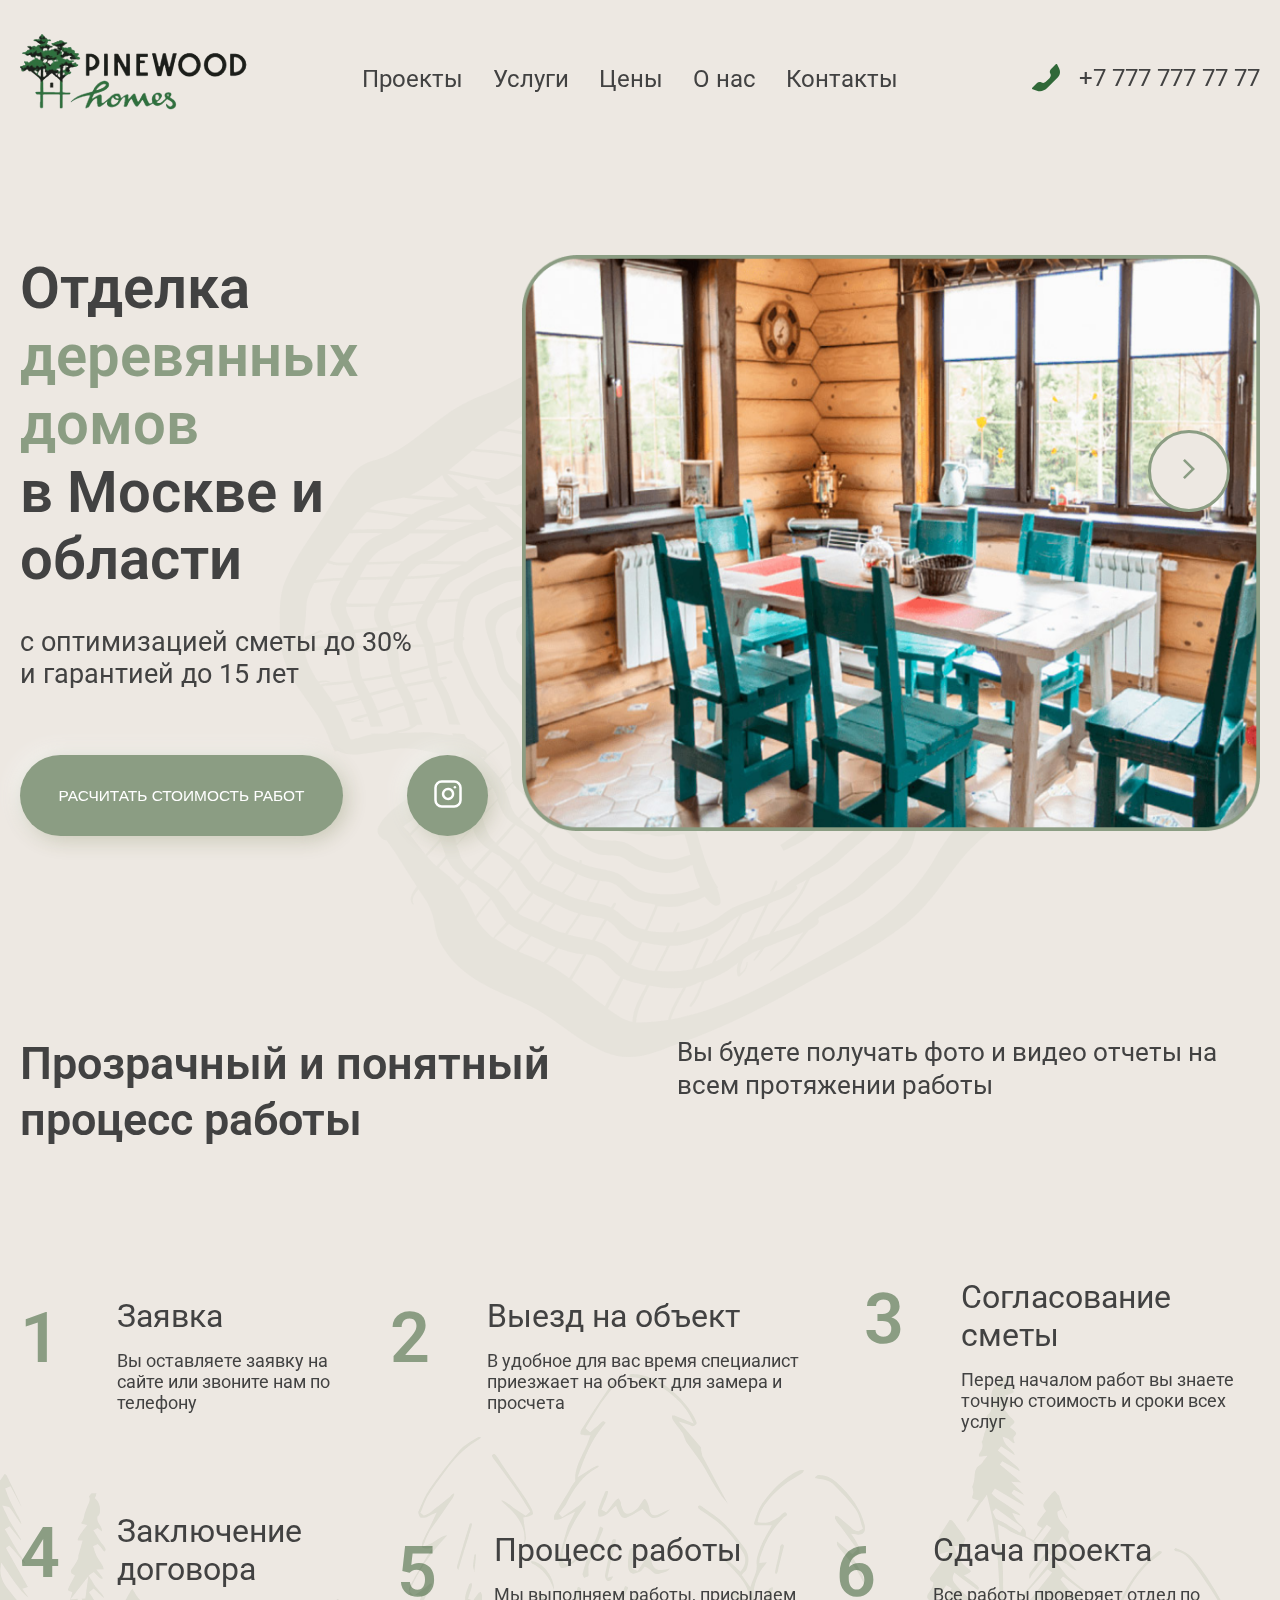
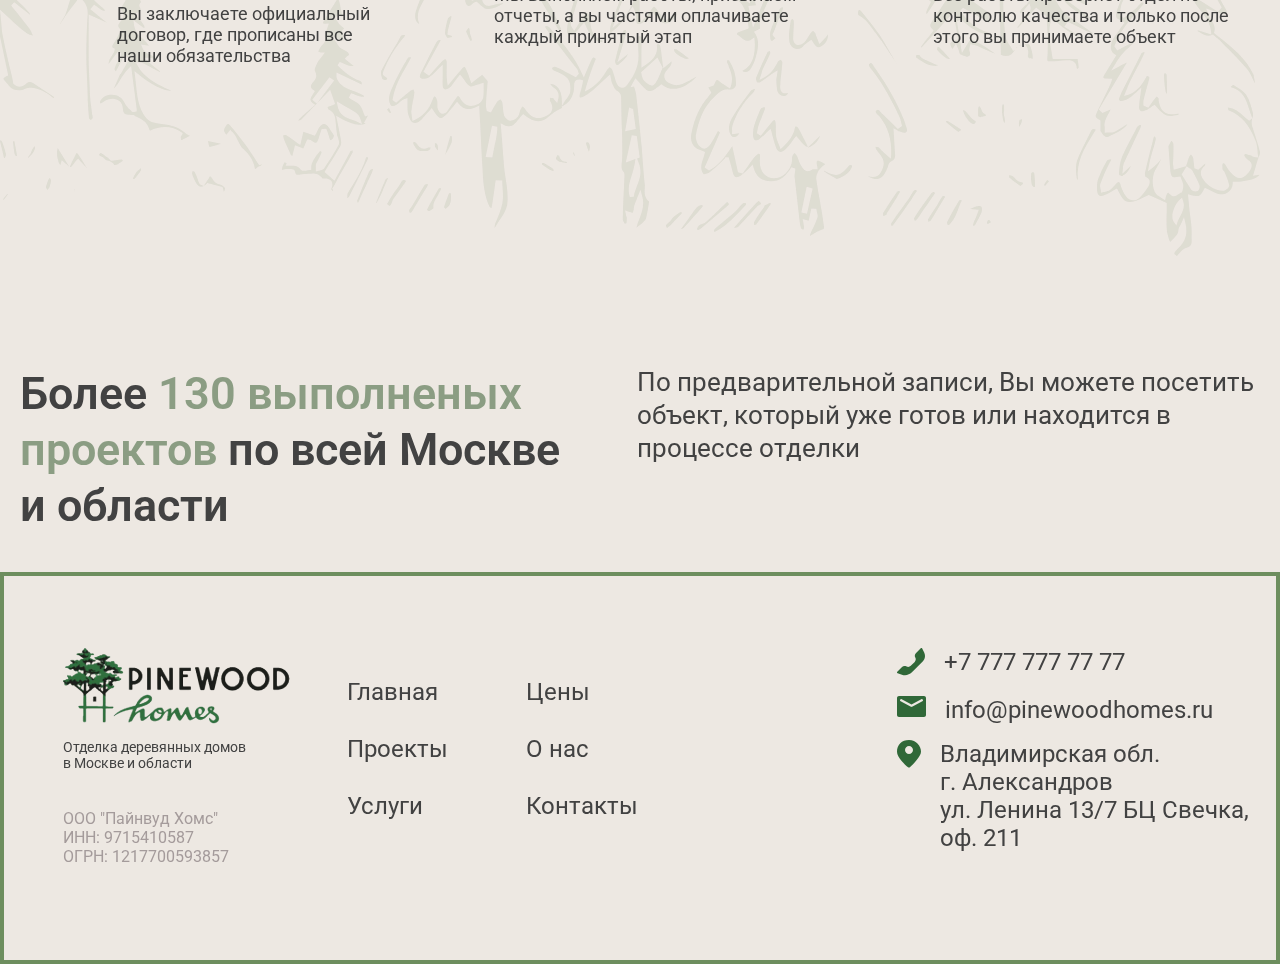
<file: index.html>
<!DOCTYPE html>
<html lang="en">
<head>
    <meta charset="UTF-8">
    <meta name="viewport" content="width=device-width, initial-scale=1.0">
    <title>Pine Wood</title>
    <link rel="stylesheet" href="style/main.css">
    <link rel="preconnect" href="https://fonts.googleapis.com">
    <link rel="preconnect" href="https://fonts.gstatic.com" crossorigin>
    <link href="https://fonts.googleapis.com/css2?family=Bebas+Neue&family=Cabin&family=Comfortaa:wght@300&family=Inter:wght@400;500;600&family=Lato:ital@0;1&family=Montserrat:ital,wght@0,300;0,400;0,500;0,700;1,700&family=Nanum+Myeongjo&family=Nunito:wght@800&family=Prompt&family=Roboto:wght@400;500;700;900&family=Unna&family=Work+Sans:wght@100&display=swap" rel="stylesheet">
</head>
<body>
    <div class="wrapper">
        <header class="header">
            <div class="container">
                <div class="header_row">
                    <div class="header_content">
                        <div class="header_logo">
                            <img src="/assets/icons/image 18 1.png" alt="logo">
                        </div>
                        <div class="header_navbar">
                            <a href="http://127.0.0.1:5500/2index.html" class="header_link">Проекты</a>
                            <a href="#" class="header_link">Услуги</a>
                            <a href="#" class="header_link">Цены</a>
                            <a href="#" class="header_link">О нас</a>
                            <a href="#" class="header_link">Контакты</a>
                        </div>
                    </div>
                    <div class="header_info">
                        <div class="header_tel">
                            <div class="header_tel_icon">
                                <svg width="28" height="28" viewBox="0 0 28 28" fill="none" xmlns="http://www.w3.org/2000/svg">
                                    <path fill-rule="evenodd" clip-rule="evenodd" d="M13.7626 17.8662L17.7201 13.9088C18.813 12.8158 19.084 11.1461 18.3927 9.76353L18.1685 9.31507C17.4772 7.93255 17.7482 6.2628 18.8412 5.16981L23.7481 0.262951C24.0987 -0.0876503 24.6671 -0.0876503 25.0177 0.262951C25.0859 0.331183 25.1427 0.409968 25.1859 0.496275L27.1681 4.46074C28.6845 7.49361 28.0901 11.1566 25.6924 13.5543L14.9213 24.3254C12.3114 26.9353 8.45095 27.8466 4.94941 26.6794L0.614114 25.2343C0.143733 25.0775 -0.110479 24.5691 0.0463142 24.0987C0.0903883 23.9665 0.164642 23.8464 0.263194 23.7478L5.02366 18.9873C6.11665 17.8944 7.7864 17.6234 9.16892 18.3147L9.61738 18.5389C10.9999 19.2302 12.6697 18.9592 13.7626 17.8662Z" fill="#306838"/>
                                </svg>
                            </div>
                            <div class="header_tel_text">
                                <p>+7 777 777 77 77</p>
                            </div>
                        </div>
                        <div class="header_burger">
                            <svg width="28" height="18" viewBox="0 0 28 18" fill="none" xmlns="http://www.w3.org/2000/svg">
                                <path d="M0 1H28" stroke="#424242" stroke-width="2"/>
                                <path d="M0 9H28" stroke="#424242" stroke-width="2"/>
                                <path d="M0 17H16" stroke="#424242" stroke-width="2"/>
                            </svg>
                        </div>
                    </div>
                </div>
            </div>
        </header>
        <main class="main">
            <section class="banner">
                <div class="container">
                    <div class="banner_row">
                        <div class="banner_content">
                            <div class="banner_title">
                                <h1 class="banner_title">Отделка <p class="banner_marked">деревянных домов</p>в Москве и области</h1>
                            </div>
                            <div class="banner_subtitle">
                                <p class="banner_subtitle">с оптимизацией сметы до 30% <br> и гарантией до 15 лет</p>
                            </div>
                            <div class="banner_buttons">
                                <button class="banner_button">
                                    <div class="banner_button_text">
                                        <p>РАСЧИТАТЬ СТОИМОСТЬ РАБОТ</p>
                                    </div>
                                </button>
                                <button class="banner_button banner_button_social">
                                    <div class="banner_button_icon">
                                        <svg width="30" height="30" viewBox="0 0 30 30" fill="none" xmlns="http://www.w3.org/2000/svg">
                                            <path d="M21.25 2.5H8.75C5.29822 2.5 2.5 5.29822 2.5 8.75V21.25C2.5 24.7018 5.29822 27.5 8.75 27.5H21.25C24.7018 27.5 27.5 24.7018 27.5 21.25V8.75C27.5 5.29822 24.7018 2.5 21.25 2.5Z" stroke="white" stroke-width="2.5" stroke-linecap="round" stroke-linejoin="round"/>
                                            <path d="M20.0001 14.2126C20.1544 15.2529 19.9767 16.3154 19.4923 17.2489C19.0079 18.1824 18.2416 18.9394 17.3022 19.4122C16.3628 19.8851 15.2982 20.0496 14.2599 19.8825C13.2215 19.7155 12.2623 19.2252 11.5187 18.4816C10.775 17.7379 10.2848 16.7787 10.1177 15.7404C9.95063 14.7021 10.1152 13.6375 10.588 12.6981C11.0609 11.7587 11.8179 10.9923 12.7514 10.5079C13.6849 10.0236 14.7473 9.84587 15.7876 10.0001C16.8488 10.1575 17.8312 10.652 18.5897 11.4105C19.3483 12.1691 19.8428 13.1515 20.0001 14.2126Z" stroke="white" stroke-width="2.5" stroke-linecap="round" stroke-linejoin="round"/>
                                            <path d="M21.875 8.125H21.8875" stroke="white" stroke-width="2.5" stroke-linecap="round" stroke-linejoin="round"/>
                                        </svg>
                                    </div>
                                </button>
                            </div>
                        </div>
                        <div class="banner_images">
                            <div class="banner_image">
                                <img src="/images/image 131.png" alt="image">
                                <div class="banner_background">
                                    <svg width="797" height="745" viewBox="0 0 797 745" fill="none" xmlns="http://www.w3.org/2000/svg">
                                        <path d="M721.703 499.458C713.548 490.39 708.012 479.369 701.166 469.325C699.697 467.14 698.229 464.955 696.546 463.009C699.752 463.74 702.913 463.568 706.243 462.255C707.789 461.492 708.647 460.539 709.267 459.373C716.584 460.787 723.662 461.987 731.407 462.924C739.152 463.862 749.529 467.6 757.283 464.234C758.684 465.064 760.061 465.442 761.461 466.271C768.614 455.465 774.604 444.044 778.742 431.817C785.868 411.502 794.7 393.584 796.316 371.757C798.047 352.189 792.113 337.792 783.763 320.357C773.142 298.29 753.785 282.585 739.021 263.687C725.467 246.309 716.596 227.543 699.995 212.595C690.034 203.626 679 195.847 669.276 187.092C661.213 179.831 656.196 170.14 648.155 163.331C644.835 160.341 641.345 158.493 638.454 155.027C634.354 150.042 632.68 143.792 629.675 138.068C624.964 129.946 618.346 124.418 611.253 118.463C595.171 104.845 583.874 87.344 566.314 75.8444C557.416 69.9879 548.462 67.5311 539.158 62.6025C534.505 60.1381 529.684 58.8152 524.886 57.944C523.937 57.0898 522.988 56.2356 522.04 55.3814C506.984 39.6696 487.81 27.5785 469.606 16.7934C439.513 -0.817836 397.029 -3.71522 363.763 5.56717C345.454 10.6392 330.433 22.5524 312.881 29.1684C292.687 37.2868 275.226 45.7094 256.073 56.4887C238.894 66.0282 222.405 75.7567 203.712 82.2083C186.137 88.3727 169.479 99.2426 154.672 110.918C139.413 122.617 123.795 136.148 105.622 143.93C98.748 146.795 91.0942 147.664 84.7173 151.408C75.9137 156.416 69.7645 164.676 64.0668 172.912C54.364 187.026 46.2985 202.184 36.3813 216.537C24.986 233.009 12.7787 251.336 5.56141 269.844C-0.652226 285.807 0.992927 304.966 0.932377 321.726C0.917386 339.39 7.39312 355.569 16.5327 370.697C27.8524 388.65 41.9366 403.056 49.306 423.488C50.1086 425.936 50.8884 427.931 51.9054 430.14C52.1654 430.806 52.2109 431.709 52.6853 432.136C52.9224 432.35 52.9225 432.35 53.1596 432.563C53.9394 434.559 54.9564 436.768 55.9506 438.525C57.0682 438.238 57.9713 438.189 58.8517 437.688C64.4526 441.007 71.5089 441.755 78.2824 441.387C93.1841 440.576 107.904 436.152 122.805 435.342C138.61 434.482 153.187 440.709 168.823 440.991C169.726 440.942 170.415 441.131 171.081 440.868C172.459 441.246 174.051 441.386 175.642 441.526C178.137 441.616 181.016 440.327 183.748 440.632C183.985 440.845 184.222 441.059 184.008 441.297C182.293 443.202 180.363 445.345 178.411 447.036C168.886 455.706 156.876 459.983 147.351 468.653C137.613 477.562 128.042 485.329 117.806 493.358C110.189 499.434 104.354 504.96 99.5826 513.598C98.3417 515.93 98.0951 520.019 100.015 522.179C100.49 522.606 100.75 523.272 101.224 523.699C103.144 525.859 105.233 526.877 107.514 527.206C118.674 541.998 127.645 558.267 137.925 573.559C132.587 579.964 129.316 586.935 133.845 591.444C134.32 591.871 134.963 591.157 134.489 590.73C132.003 586.336 135.342 580.72 139.416 576.196C145.267 584.482 150.859 592.104 153.64 602.369C156.139 611.518 156.335 619.886 160.617 628.484C170.176 647.439 186.258 661.057 204.653 671.152C220.033 679.827 237.082 685.693 252.654 693.677C271.24 703.083 287.131 717.391 304.882 728.2C318.196 736.308 333.293 743.865 349.381 744.122C367.275 744.281 384.07 736.121 400.527 730.244C441.028 716.266 480.329 696.465 517.541 675.645C554.539 655.064 593.503 637.546 627.021 610.813C659.682 585.033 675.571 545.445 708.515 520.782C709.824 519.805 711.347 518.59 712.657 517.613C721.09 518.739 728.672 507.457 721.703 499.458ZM333.706 47.0573C351.765 37.017 367.543 26.6478 388.438 23.4731C408.216 20.5857 432.737 21.9692 451.21 29.1165C461.372 33.0928 470.316 39.8526 479.858 44.9948C489.637 50.3506 499.608 55.0165 508.337 62.0145C522.973 73.8995 538.093 81.9086 553.993 91.9132C555.156 92.5293 556.037 92.0285 556.894 91.0761C566.098 98.5011 573.779 107.141 582.216 117.325C593.568 131.427 607.356 139.962 614.758 156.543C621.38 171.128 634.141 181.756 644.262 193.887C655.614 207.989 671.299 218.232 684.152 230.667C698.902 244.81 705.852 261.415 717.104 278.014C727.858 293.733 741.851 306.332 750.416 323.53C754.438 331.463 755.559 340.233 757.584 348.955C759.823 357.438 757.601 362.767 756.228 371.447C754.055 386.737 745.876 399.637 741.4 414.147C739.078 421.972 737.444 429.987 733.745 437.435C731.477 441.861 728.95 445.621 725.757 449.645C720.293 449.036 715.28 448.403 709.793 447.343C704.52 446.044 699.033 444.984 693.783 444.137C693.546 443.924 693.546 443.924 693.309 443.71C694.335 441.617 695.339 439.071 696.365 436.977C691.115 436.13 685.843 434.832 680.593 433.985C679.995 435.603 679.375 436.769 678.777 438.387C673.481 436.637 667.972 435.125 662.676 433.375C659.447 432.192 656.24 431.46 652.819 430.967C653.44 429.801 653.823 428.422 654.229 427.494C649.859 426.146 645.275 425.037 640.906 423.69C640.308 425.307 639.711 426.925 638.876 428.329C629.968 426.775 621.06 425.222 612.964 421.813C613.799 420.409 614.396 418.791 614.994 417.173C611.099 416.253 607.441 415.546 603.331 414.864C601.109 420.193 598.65 425.309 595.051 430.26C588.496 439.448 580.664 445.762 572.923 453.882C570.135 456.978 565.35 460.861 563.512 464.811C561.076 470.378 562.512 476.414 559.624 482.006C553.42 493.666 540.338 499.133 531.525 508.444C522.498 517.993 511.742 524.692 501.246 532.057C502.477 534.028 503.708 535.999 504.703 537.756C515.978 532.387 527.277 527.47 536.327 518.373C545.4 509.727 555.942 503.266 563.829 493.553C571.931 483.601 568.99 470.174 577.328 460.436C581.165 455.698 586.944 453.572 591.492 449.475C595.611 445.855 599.47 441.569 602.878 437.307C604.999 434.474 607.12 431.642 608.79 428.833C614.979 434.837 623.098 438.698 631.171 441.656C630.956 441.894 630.742 442.132 630.742 442.132C623.138 452.962 613.545 460.278 604.969 469.802C601.538 473.612 596.087 477.758 594.057 482.397C591.215 488.893 592.934 496.045 589.403 502.352C581.936 515.892 566.641 522.385 556.327 533.363C540.01 551.008 518.508 560.103 501.219 576.442C499.888 576.968 498.319 577.279 497.224 578.018C496.343 578.519 495.226 578.806 494.345 579.307C495.541 576.072 497.188 572.812 498.383 569.577C498.981 567.959 496.654 566.727 496.057 568.344C494.455 572.508 492.854 576.671 490.801 580.859C486.354 582.459 481.692 584.298 477.245 585.899C465.901 589.912 454.94 592.547 445.584 600.075C431.229 611.726 414.771 617.603 397.183 619.013C398.187 616.467 399.642 613.897 400.646 611.352C401.243 609.734 399.154 608.715 398.32 610.119C396.887 613.141 395.455 616.163 394.022 619.185C385.442 619.651 376.817 619.215 368.361 617.637C372.252 609.499 375.692 601.386 378.894 593.06C389.609 594.515 401.181 595.018 409.724 589.345C414.929 589.288 421.328 585.996 425.73 583.492C428.644 587.41 431.75 590.638 435.691 592.461C438.232 593.456 441.776 591.904 441.617 588.742C441.152 584.012 439.806 579.783 438.224 575.34C438.438 575.102 438.653 574.864 439.104 574.839C429.796 560.853 424.584 542.794 420.197 527.634C417.484 518.724 414.725 508.91 412.418 499.072C411.095 495.294 409.75 491.064 408.642 487.049C409.093 487.024 409.759 486.761 410.211 486.737C409.577 483.148 409.181 479.773 408.998 476.16C408.547 476.184 408.332 476.422 407.881 476.447C407.215 476.71 406.549 476.972 405.669 477.473C403.024 469.918 399.476 462.411 394.878 456.547C394.641 456.334 394.404 456.12 394.167 455.907C398.637 454.758 403.107 453.609 406.911 452.722C415.829 449.973 419.246 441.408 426.932 436.688C437.688 429.988 449.474 430.253 460.162 422.199C467.588 416.813 474.426 408.742 478.531 400.366C482.445 392.681 481.607 385.027 478.77 378.161C482.538 372.069 486.092 366.214 489.646 360.36C490.923 363.234 492.651 366.084 494.38 368.934C503.236 382.945 503.929 392.191 495.841 406.898C491.475 414.608 486.06 423.96 479.391 430.89C479.154 430.677 478.94 430.915 478.725 431.153C469.347 438.23 458.828 445.143 448.478 450.914C444.291 453.18 439.606 454.567 435.916 457.712C432.677 460.832 430.861 465.233 427.623 468.353C423.955 471.949 420.174 473.287 415.918 474.198C416.766 477.549 417.614 480.899 418.225 484.036C422.458 482.674 426.431 480.646 429.907 477.74C438.382 470.712 442.963 462.763 452.409 457.041C459.881 452.558 466.81 446.294 473.05 439.84C481.685 435.974 487.665 428.855 494.075 421.26C501.747 411.785 513.539 398.688 514.256 385.968C514.48 381.427 513.349 376.96 511.101 372.779C516.561 364.33 520.599 354.6 524.636 344.869C527.213 351.07 529.789 357.27 532.795 362.994C532.603 363.684 532.197 364.612 531.768 365.088C531.362 366.016 530.956 366.944 530.313 367.658C530.505 366.968 524.525 374.087 526.149 370.376C526.34 369.686 525.652 369.497 525.223 369.973C524.817 370.901 524.173 371.615 523.767 372.543C523.553 372.781 523.813 373.447 524.05 373.66C528.251 376.149 531.636 371.436 534.095 366.32C537.666 374.278 536.461 381.817 536.227 390.661C535.861 405.853 529.839 421.126 518.148 431.726C511.433 437.752 503.341 443.401 495.655 448.122C485.351 454.796 478.49 462.416 469.157 470.396C461.777 476.685 455.108 483.615 447.727 489.904C440.775 495.717 435.315 504.167 428.555 509.29C427.46 510.029 426.365 510.768 424.819 511.531C425.407 514.216 426.21 516.664 427.035 519.563C434.858 517.552 438.694 512.814 445.217 507.478C459.764 495.137 474.571 483.462 487.22 469.414C499.655 455.603 519.894 448.388 531.357 433.272C544.085 416.275 547.657 401.814 549.127 381.58C549.296 380.439 549.251 379.536 549.205 378.632C549.442 378.846 549.894 378.821 550.108 378.583C559.824 369.223 565.769 356.898 572.899 345.641C573.542 344.926 573.948 343.998 574.591 343.284C576.297 345.682 577.811 348.77 578.422 351.907C579.033 355.044 579.192 358.206 579.137 361.606C575.515 366.105 571.893 370.605 568.509 375.318C568.08 375.794 568.791 376.435 569.22 375.959C572.696 373.052 575.698 369.718 578.914 366.147C578.859 369.546 578.804 372.946 578.963 376.108C580.143 390.536 575.485 401.433 566.312 412.575C562.261 417.551 557.025 421.459 553.448 426.862C550.063 431.575 548.982 437.069 546.309 442.422C541.154 452.44 532.824 457.875 524.823 465.33C514.87 474.477 506.148 485.594 496.195 494.741C491.004 499.552 484.129 502.417 478.181 505.684C480.101 507.844 481.57 510.029 483.49 512.189C487.294 511.303 491.358 511.082 495.14 509.744C504.938 506.493 512.419 497.708 519.754 490.515C529.684 480.917 542.799 471.599 550.595 460.079C559.011 447.393 563.341 434.476 573.395 422.833C580.233 414.762 588.097 404.597 590.734 394.036C592.244 388.067 591.926 381.743 591.392 375.658C590.836 369.121 591.872 362.724 591.531 355.95C591.44 354.143 591.134 352.574 590.829 351.006C593.808 347.221 596.763 342.984 599.742 339.199C601.435 336.842 603.127 334.485 604.842 332.581C607.305 336.523 610.885 340.178 614.466 343.832C616.126 345.327 617.097 346.633 618.306 348.153C613.521 352.036 608.521 356.158 603.262 359.614C602.167 360.353 603.376 361.872 604.256 361.371C609.516 357.915 614.538 354.245 619.537 350.124C629.434 366.795 614.946 384.794 608.112 401.923C606.894 404.706 605.913 407.704 604.695 410.487C608.782 410.718 612.869 410.948 616.741 411.417L616.956 411.179C623.224 391.816 637.352 375.649 633.312 353.903C632.418 349.649 630.43 346.134 628.013 343.095C632.989 338.522 638.18 333.711 642.92 328.924C646.094 333.507 649.697 337.613 653.966 341.457C675.877 362.91 655.34 386.672 646.285 409.131C645.495 411.438 644.469 413.532 643.68 415.839C648.027 416.735 652.611 417.844 656.98 419.192C664.23 396.832 680.715 378.046 676.065 353.163C673.904 341.731 664.079 335.472 656.873 327.259C647.747 316.886 649.253 301.859 642.768 289.983C629.82 266.684 607.088 251.389 586.805 235.283C577.127 227.43 572.315 221.804 567.23 210.759C562.168 200.164 558.246 189.735 551.423 180.142C546.78 173.375 541.043 167.346 535.542 161.531C543.004 161.352 550.704 161.386 557.929 160.993C559.284 160.919 559.384 158.423 557.815 158.734C549.472 159.415 541.084 159.192 532.696 158.969C520.578 147.626 506.959 137.95 493.554 128.036C485.321 121.917 478.352 113.917 470.12 107.798C464.71 103.79 458.443 100.734 452.605 97.202C440.952 90.5895 428.34 87.4259 415.874 82.6692C406.164 78.6684 393.137 80.7358 383.836 84.8649C379.626 86.679 375.913 89.372 372.414 91.8268C368.633 93.1647 365.326 94.9298 362.019 96.6948C352.805 93.5728 343.445 92.0439 333.872 90.7531C337.234 85.5883 340.596 80.4235 344.669 75.8994C345.312 75.1851 345.955 74.4707 346.599 73.7564C355.27 75.0963 363.918 75.9846 372.757 76.1831C374.349 76.323 373.998 73.8511 372.643 73.9248C364.944 73.8907 357.436 73.1669 349.906 71.9914C367.006 65.3999 384.691 52.436 402.517 51.24C402.968 51.2154 402.968 51.2154 403.42 51.1908C409.742 50.8469 416.369 52.0716 422.682 56.0307C425.719 57.9035 428.949 59.0866 432.155 59.818C432.461 61.3865 434.741 61.7153 435.813 60.5248C441.775 62.0121 448.165 63.0231 453.766 66.3417C469.857 75.6566 482.902 87.4017 497.73 98.597C502.902 102.392 508.717 105.472 514.104 109.029C520.416 112.988 524.516 117.973 529.971 122.885C543.727 135.271 556.375 143.641 566.915 159.598C578.472 177.765 581.339 203.198 597.489 218.171C607.45 227.14 618.743 235.583 629.325 243.386C642.47 252.635 651.336 262.343 661.671 274.236C672.006 286.128 674.313 295.966 677.797 311.175C680.647 322.796 687.83 330.557 696.391 338.697C721.859 363.353 698.107 390.687 687.641 416.618C686.231 420.092 685.059 423.779 683.649 427.252C688.493 429.027 693.574 431.015 698.418 432.789C698.801 431.41 699.422 430.244 699.805 428.864C708.227 402.817 727.286 381.174 721.956 351.799C719.466 338.347 708.264 331.71 699.85 321.978C689.277 309.872 691.122 292.561 683.642 278.928C668.706 252.114 642.462 234.519 619.119 216.088C607.803 207.193 602.471 200.236 596.415 187.885C590.81 175.508 585.917 163.773 578.099 152.423C560.308 127.349 535.893 110.108 511.24 92.6537C501.608 85.7049 493.667 76.3995 484.249 69.2125C477.891 64.35 470.698 60.8916 463.934 56.957C450.406 49.0878 435.751 45.809 421.648 40.0091C410.56 35.6303 395.489 37.5824 384.856 42.2368C379.98 44.3137 375.838 47.4828 371.459 50.4385C360.138 54.9039 349.359 61.1515 340.478 69.1075C340.478 69.1075 340.241 68.8939 340.026 69.132C331.095 67.1269 321.827 67.4046 312.896 65.3995C309.927 64.8816 306.698 63.6986 303.491 62.9672C313.604 56.9823 323.808 52.8041 333.706 47.0573ZM546.033 589.63C545.581 589.654 545.367 589.892 544.938 590.368C536.18 596.28 527.659 602.404 520.11 609.835C518.326 610.385 516.994 610.91 515.662 611.436C508.788 614.3 501.677 616.952 494.78 619.365C497.928 614.438 501.29 609.273 504.912 604.774C510.249 598.37 515.609 592.417 520.235 585.372C524.669 579.016 527.94 572.045 531.211 565.073C542.487 559.705 553.762 554.336 563.027 545C573.601 534.688 585.689 527.463 595.077 516.083C604.679 504.465 600.958 489.042 610.775 477.185C615.469 471.495 622.128 468.869 627.557 464.271C632.104 460.174 636.821 454.935 640.872 449.96C642.158 448.531 643.422 446.65 644.471 445.008C648.841 446.356 652.973 447.49 656.914 449.313C659.692 450.521 662.684 451.49 665.676 452.46C665.699 452.912 665.936 453.125 666.196 453.79C666.693 454.669 667.213 455.999 667.71 456.878C659.439 467.971 649.203 476.001 639.747 486.026C635.888 490.312 629.579 495.411 627.121 500.526C623.872 507.95 625.874 516.219 621.723 523.691C613.014 539.564 595.485 546.631 583.907 559.489C572.544 572.109 559.17 580.763 546.033 589.63ZM416.233 655.567C420.507 646.05 424.782 636.533 429.294 627.23C430.129 625.826 427.565 624.38 426.968 625.998C422.027 635.777 417.561 645.984 413.095 656.191C401.659 658.398 389.919 659.037 378.087 657.869C382.43 649.707 386.535 641.331 390.856 632.717C399.695 632.916 408.467 631.759 415.272 627.54C422.069 627.623 431.087 622.377 436.369 619.372C445.195 614.816 451.842 607.434 460.194 602.451C457.712 607.115 455.445 611.541 452.963 616.205C448.191 624.843 442.945 633.054 437.722 641.717C436.052 644.525 434.383 647.333 432.927 649.904C427.171 652.481 421.606 654.369 416.233 655.567ZM315.892 627.737C319.851 620.955 324.025 613.934 327.985 607.152C333.563 610.019 336.5 614.388 340.815 619.135C346.553 625.164 352.989 627.078 360.09 628.73C356.605 635.939 352.882 642.935 348.945 650.169C338.624 643.031 330.83 632.133 317.506 628.329C317.032 627.902 316.58 627.926 315.892 627.737ZM267.468 646.223C266.61 647.175 265.538 648.366 264.681 649.318C256.562 645.457 248.015 642.073 239.681 638.45C244.184 633.45 248.449 628.236 252.262 623.046C256.655 624.845 260.833 626.883 264.774 628.706C268.5 630.768 272.441 632.592 276.596 634.177C273.64 638.414 270.898 642.413 267.468 646.223ZM269.464 613.958C266.9 612.513 264.36 611.519 261.819 610.525C266.468 603.931 271.139 597.789 276.024 591.409C276.239 591.171 276.239 591.171 276.453 590.933C277.616 591.549 279.231 592.141 280.394 592.757C286.447 596.051 293.142 598.63 299.578 600.545C295.381 607.114 290.947 613.469 286.513 619.824C286.299 620.063 286.084 620.301 286.084 620.301C280.597 619.24 275.065 617.277 269.464 613.958ZM239.1 599.985C244.438 593.581 249.538 586.963 254.423 580.583C260.498 584.328 267.431 587.121 274.15 590.153C273.078 591.343 272.22 592.296 271.385 593.7C267.12 598.914 263.307 604.103 259.279 609.531C254.198 607.542 249.354 605.768 244.487 603.542C242.398 602.523 240.523 601.266 239.1 599.985ZM148.861 538.997C148.003 539.949 147.36 540.664 146.502 541.616C141.43 535.325 136.81 529.009 131.739 522.718C134.74 519.385 138.216 516.478 139.931 514.573C142.504 511.716 144.863 509.097 147.435 506.239C150.304 509.254 153.196 512.719 155.636 516.21C157.601 519.273 159.353 522.575 160.652 525.901C156.793 530.187 152.72 534.711 148.861 538.997ZM199.889 459.908C203.966 464.441 208.472 468.499 212.121 473.509C207.19 478.985 202.022 484.248 197.068 489.273C195.339 486.423 193.159 483.598 190.742 480.559C187.85 477.093 184.744 473.866 182.09 470.613C187.067 466.04 192.258 461.229 196.997 456.442C197.494 457.321 198.68 458.388 199.889 459.908ZM183.98 323.998C184.766 312.632 186.97 293.491 192.713 286.158C196.55 281.421 201.302 281.389 206.393 279.074C213.053 276.447 218.504 272.301 225.186 270.126C232.749 267.45 241.634 268.552 248.7 264.997C254.671 262.181 260.336 257.797 266.261 254.078C268.181 256.238 270.102 258.398 272.259 260.771C275.839 264.426 280.131 268.722 284.806 271.638C277.649 273.386 272.673 277.959 265.279 279.494C255.175 281.175 245.241 281.716 235.229 285.204C223.456 289.694 205.215 296.121 206.181 310.788C206.873 320.035 211.653 329.512 214.129 338.209C217.148 348.688 217.366 357.508 223.049 366.936C227.714 374.155 234.072 379.017 238.715 385.785C243.121 392.339 244.32 398.161 250.938 403.689C259.668 410.687 262.705 412.559 262.463 425.707C262.408 429.106 261.427 432.104 261.372 435.503C261.636 445.226 266.356 449.046 271.733 456.905C278.816 467.163 286.994 476.682 294.743 486.677C301.52 495.367 308.863 506.29 319.071 511.169C327.189 515.03 337.498 517.413 346.428 519.418C354.219 521.259 362.178 521.958 370.284 521.065C379.114 525.566 389.838 522.718 399.749 521.726C401.77 521.39 403.576 521.292 405.62 521.407C406.988 526.088 408.333 530.317 409.464 534.785C410.029 537.019 410.595 539.252 411.397 541.7C408.496 542.537 405.144 543.398 402.48 544.449C390.684 548.488 381.042 545.842 369.525 541.939C359.148 538.201 351.468 529.561 340.302 528.13C331.868 527.004 320.839 528.283 313.692 525.728C308.611 523.74 299.498 518.122 294.777 514.302C290.056 510.483 286.476 506.828 280.921 504.413C279.069 503.608 277.906 502.992 276.528 502.614C276.934 501.686 277.363 501.21 277.769 500.282C278.39 499.116 276.989 498.286 276.109 498.787C276.492 497.407 275.95 495.625 274.978 494.32C267.129 486.821 259.708 478.846 252.288 470.871C244.133 461.804 246.569 456.236 244.408 444.805C240.482 425.317 232.213 413.992 218.603 400.013C214.549 395.931 212.492 391.061 208.843 386.051C202.755 377.551 194.372 363.967 191.139 353.726C187.951 344.388 182.688 338.787 183.756 328.539C183.733 328.087 183.711 327.635 183.688 327.184L184.14 327.159C185.923 326.609 185.786 323.899 183.98 323.998ZM118.016 376.272C120.501 380.666 122.773 385.298 124.569 389.503C120.099 390.652 115.629 391.801 111.182 393.401C106.949 394.764 102.953 396.34 98.7201 397.703C96.8777 392.594 94.5838 387.511 92.0754 382.665C97.6631 381.229 103.251 379.793 108.838 378.357C111.954 377.282 114.855 376.444 118.016 376.272C117.993 375.821 117.993 375.821 118.016 376.272ZM53.6373 388.153C49.9887 383.143 46.5772 378.347 43.1658 373.551C44.9493 373.001 46.9699 372.664 48.7762 372.566C54.8381 371.557 60.9457 371.451 67.2449 370.656C69.5027 370.533 71.7378 369.958 73.7584 369.622C74.821 372.734 76.0979 375.609 77.8492 378.91C78.5835 380.003 79.1033 381.333 79.8376 382.425C71.1118 384.485 62.8375 386.52 54.3488 388.794C53.8973 388.818 53.8745 388.367 53.6373 388.153ZM81.3517 385.513C77.1871 388.231 70.6508 388.813 66.3723 389.272C65.9207 389.296 65.9207 389.296 65.4691 389.321C70.6052 387.909 75.9785 386.711 81.3517 385.513ZM108.013 375.458C102.211 377.132 96.6233 378.568 90.5841 380.029C88.5729 376.062 86.3473 372.334 84.3361 368.367C90.1837 367.596 96.0085 366.374 101.856 365.603C105.446 364.954 109.273 364.52 112.863 363.872C113.711 367.222 114.773 370.335 116.525 373.636C113.601 374.022 110.914 374.621 108.013 375.458ZM82.2565 363.046C80.1314 356.821 80.7385 350.9 79.9681 344.601C79.3572 341.464 79.1978 338.302 78.3497 334.952C87.1666 334.699 96.2207 334.659 105.275 334.619C105.726 334.595 105.726 334.595 106.178 334.57C107.049 338.373 108.157 342.388 108.813 346.429C109.99 351.8 110.906 356.505 112.274 361.186C108.019 362.097 103.526 362.794 99.0328 363.492C93.6368 364.238 88.6923 364.96 83.5335 365.92C83.0136 364.589 82.7536 363.924 82.2565 363.046ZM73.293 310.997C71.1679 304.772 67.8476 301.782 67.0544 295.032C67.0316 294.58 67.0089 294.128 66.9861 293.677C76.7517 294.278 86.9233 293.951 96.6206 293.197C94.6361 298.74 94.2206 303.971 96.7745 309.719C97.5315 311.263 98.2886 312.807 99.0456 314.351C94.7671 314.811 90.2743 315.508 85.7586 315.753C82.1461 315.95 78.7707 316.36 74.9438 316.795C74.6383 315.226 74.0729 312.992 73.293 310.997ZM87.7971 199.021C101.695 200.756 115.593 202.491 129.491 204.226C124.04 208.372 118.375 212.756 112.427 216.024C99.2857 215.833 86.1674 216.093 73.072 216.806C77.2916 210.689 81.9628 204.547 87.7971 199.021ZM321.237 87.1378C319.645 86.998 317.816 86.6446 316.01 86.7428C301.897 85.246 288.36 81.6798 274.631 78.8035C275.94 77.8264 277.035 77.0875 278.344 76.1105C285.104 70.9874 292.598 66.9565 300.116 63.3773C306.314 65.0781 312.727 66.5409 319.118 67.552C325.485 68.1114 331.661 69.3606 338.051 70.3717C337.408 71.086 336.528 71.5868 335.67 72.5393C330.93 77.3261 325.977 82.351 321.237 87.1378ZM271.561 80.782C285.29 83.6584 298.828 87.2245 312.94 88.7214C314.983 88.8367 316.812 89.1901 319.093 89.5189C313.71 95.0201 308.305 100.07 302.211 104.93C295.132 103.73 288.267 102.292 281.403 100.854C272.02 98.873 262.661 97.3441 253.087 96.0533C259.158 90.7411 265.467 85.6425 271.561 80.782ZM478.427 155.806C481.295 158.821 483.982 158.222 488.046 158.001C495.057 157.846 502.136 159.046 509.169 159.343C512.116 159.409 515.514 159.45 518.46 159.516C525.316 165.258 531.696 170.572 537.502 177.955C525.502 177.929 513.049 177.927 500.789 177.235C493.245 171.305 485.25 165.399 477.491 159.707C470.207 154.442 464.661 147.724 457.592 142.221C452.894 138.853 447.553 136.2 442.426 133.308C432.41 127.739 421.628 124.929 411.014 120.977C402.703 117.806 391.674 119.085 383.705 122.689C380.161 124.241 376.877 126.457 373.593 128.674C363.603 132.614 354.608 138.312 347.081 146.194C342.127 151.219 337.839 155.981 332.863 160.554C332.626 160.341 332.388 160.127 331.914 159.7C324.575 157.835 317.236 155.97 309.683 154.342C315.563 149.72 321.68 145.311 327.322 140.475C336.87 132.257 341.268 120.695 349.415 111.647C350.272 110.694 351.13 109.742 352.225 109.003C367.35 103.651 383.489 91.4508 399.508 90.353L399.96 90.3284C405.616 90.2472 411.103 91.3074 416.704 94.6259C419.267 96.0716 422.045 97.2792 424.8 98.0351C425.105 99.6037 426.911 99.5054 428.006 98.7665C433.279 100.065 438.529 100.912 443.655 103.803C457.872 111.861 468.805 122.136 481.758 132.075C486.242 135.68 491.108 137.906 496.02 141.036C501.407 144.593 505.01 148.699 509.754 152.97C511.414 154.465 513.074 155.96 514.734 157.455C507.938 157.371 501.356 157.05 494.774 156.729C489.547 156.334 483.508 157.795 478.404 155.355C478.573 154.213 478.167 155.141 478.427 155.806ZM629.676 299.753C630.748 298.563 628.851 296.854 627.779 298.045C622.465 304.901 617.15 311.757 612.073 318.827C610.139 311.912 609.086 304.496 605.821 298.107C594.625 278.109 575.404 265.115 557.968 251.57C549.712 245 545.612 240.014 541.284 230.512C536.979 221.462 533.814 212.576 527.511 204.314C520.688 194.721 512.365 186.796 503.849 179.559C504.752 179.51 505.441 179.699 506.344 179.65C517.25 180.416 528.562 180.253 539.66 180.329C540.631 181.635 541.603 182.941 542.597 184.698C552.662 200.228 554.918 222.524 568.934 235.575C577.472 243.263 587.365 250.877 596.761 257.612C608.268 265.818 615.926 274.006 624.838 284.618C633.964 294.991 635.752 303.499 638.907 316.688C639.755 320.038 641.032 322.913 642.523 325.549C637.807 330.787 632.616 335.599 627.424 340.41C624.319 337.182 620.998 334.193 617.892 330.965C615.735 328.591 614.221 325.503 612.944 322.629C618.641 314.393 624.147 306.847 629.676 299.753ZM598.917 336.3C596.367 339.609 593.817 342.918 591.053 346.465C589.165 340.453 586.013 336.322 581.936 331.789C587.419 323.791 592.665 315.58 597.674 307.155C599.471 311.36 600.387 316.066 601.801 321.65C602.389 324.335 603.406 326.544 604.423 328.754C602.516 331.348 600.609 333.943 598.917 336.3ZM572.885 340.886C564.875 352.644 557.768 364.353 549.52 375.898C549.042 366.413 544.682 360.762 539.971 352.64C546.175 340.98 553.328 330.174 560.243 319.155C563.158 323.073 565.858 327.228 568.366 332.074C569.857 334.71 571.563 337.108 573.506 339.72C573.314 340.41 573.1 340.648 572.885 340.886ZM461.212 398.138C460.784 398.614 461.495 399.255 461.924 398.779C464.734 396.135 467.521 393.04 470.071 389.731C470.468 393.106 469.961 396.53 468.529 399.552C461.467 412.164 450.068 419.578 436.397 422.359C428.552 423.918 424.624 426.849 418.316 431.948C413.531 435.832 409.694 440.569 404.152 442.909C396.398 446.274 384.014 447.627 375.58 446.501C364.629 444.832 352.437 445.495 343.447 437.832C332.323 428.247 328.196 413.752 327.253 399.537C326.241 383.967 334.749 373.088 322.754 359.701C316.022 351.915 305.194 348.201 296.747 342.32C292.76 339.593 283.953 335.543 287.383 331.733C290.599 328.162 297.747 330.717 302.477 330.233C311.271 329.528 318.099 325.76 325.616 322.181C336.441 316.836 345.969 317.224 356.93 314.59C369.009 311.668 374.784 300.484 381.768 290.82C382.005 291.034 382.219 290.795 382.434 290.557C385.312 289.269 385.289 288.817 388.327 290.69C393.668 293.343 389.558 292.661 389.572 297.415C389.471 299.912 388.016 302.482 387.701 305.216C387.286 310.447 388.079 317.198 392.777 320.565C397.237 323.72 402.61 322.521 407.578 322.251C425.449 321.958 431.697 333.62 441.151 346.014C444.54 350.358 449.826 356.411 454.921 363.154C450.509 369.961 446.572 377.195 442.161 384.002C441.81 381.53 441.245 379.297 440.228 377.088C437.628 370.435 428.47 363.914 422.846 360.144C414.659 354.928 408.314 354.82 403.557 345.794C396.338 332.826 382.641 326.099 368.214 327.336C363.224 327.155 357.636 328.591 352.906 329.075C346.821 329.632 341.617 329.689 336.832 333.572C333.141 336.717 331.043 340.001 332.648 344.896C333.756 348.912 341.638 352.559 344.055 355.598C351.284 364.263 351.421 366.973 349.144 375.702C346.292 386.5 335.102 407.036 341.971 417.532C347.133 425.63 358.66 425.229 366.687 427.284C374.715 429.338 381.693 433.034 389.968 430.999C399.359 428.677 406.175 420.154 415.047 416.501C421.706 413.874 427.531 412.651 433.671 408.694C440.025 404.499 442.776 396.197 442.58 387.829C444.871 383.855 446.946 380.119 449.022 376.383C451.312 372.409 453.602 368.434 455.892 364.46C460.986 371.203 465.889 378.636 467.823 385.55C466.696 390.141 463.954 394.139 461.212 398.138ZM495.607 307.952C501.659 311.246 507.497 314.778 512.523 320.166C507.774 329.256 502.314 337.705 496.616 345.94C495.362 343.518 493.871 340.881 491.736 338.96C488.63 335.732 484.927 334.122 481.606 331.132C487.587 324.013 493.07 316.016 495.607 307.952ZM464.906 350.156C464.071 351.56 462.999 352.751 462.164 354.155C460.007 351.782 457.85 349.408 455.693 347.034C448.486 338.821 442.622 325.78 432.843 320.424C428.19 317.96 421.969 315.807 416.719 314.96C414.438 314.632 412.418 314.968 410.374 314.853C408.116 314.976 406.31 315.074 404.29 315.41C401.59 311.254 398.867 306.647 396.167 302.491C395.182 296.431 402.586 290.593 397.062 284.327C394.668 281.74 391.698 281.222 389.012 281.821C388.752 281.156 388.063 280.967 387.397 281.229C386.088 282.206 385.016 283.397 383.707 284.374C382.612 285.113 381.969 285.827 381.111 286.78C380.897 287.018 380.683 287.256 380.705 287.708C377.252 291.066 374.273 294.851 370.154 298.472C363.011 304.974 358.609 307.478 348.675 308.019C342.804 308.338 338.266 308.132 332.464 309.806C319.291 313.467 308.229 318.597 294.4 318.218C286.914 317.945 279.361 316.318 275.684 324.217C266.469 343.514 307.082 354.213 315.925 363.469C326.666 374.433 320.047 391.324 319.635 405.613C319.155 418.547 321.202 427.72 328.974 438.167C334.565 445.788 340.992 452.006 350.611 454.2C360.231 456.394 373.655 457.702 383.589 457.161C385.61 456.825 387.868 456.702 389.888 456.366C389.482 457.294 389.313 458.435 389.833 459.766C393.55 466.13 395.078 473.973 396.368 481.602C386.999 484.376 386.128 480.574 379.263 479.136C372.873 478.125 365.388 477.853 359.189 476.152C352.991 474.451 347.819 470.656 342.049 468.479C336.279 466.302 330.577 465.48 324.976 462.161C315.886 456.995 312.192 451.081 309.242 441.957C308.179 438.845 307.376 436.398 305.862 433.31C302.643 427.824 297.019 424.053 295.56 417.566C294.078 410.626 296.628 407.317 297.641 400.469C298.8 392.027 297.51 384.398 294.176 376.654C285.949 357.174 278.132 345.823 260.526 333.421C254.428 329.223 241.534 324.943 252.108 314.63C256.633 310.082 270.508 311.365 276.57 310.356C285.319 308.748 295.728 308.634 304.216 306.361C311.373 304.613 318.799 299.227 325.176 295.484C333.314 290.738 341.994 287.775 349.917 283.268C367.976 273.228 377.347 248.035 395.314 236.188C395.552 236.402 395.766 236.164 396.003 236.377C403.397 234.843 409.322 231.124 412.907 243.836C413.755 247.187 412.199 252.253 412.596 255.629C413.229 259.217 415.195 262.281 416.28 265.845C418.145 271.405 418.679 277.49 420.758 282.811C422.906 289.488 426.86 296.066 432.744 300.502C442.614 307.664 454.072 305.909 462.724 315.855C467.773 321.694 470.632 329.012 474.586 335.59C471.461 340.968 468.054 345.23 464.906 350.156ZM432.212 402.207C431.783 402.683 432.709 403.085 432.923 402.847C433.566 402.133 434.21 401.419 434.853 400.704C434.447 401.632 434.041 402.56 433.398 403.274C431.705 405.631 425.926 407.757 423.476 408.569C418.363 410.433 413.204 411.393 408.328 413.47C401.454 416.334 392.764 423.601 385.471 422.639C380.458 422.006 375.286 418.211 370.228 416.674C365.858 415.327 360.631 414.932 357.096 412.18C350.738 407.318 354.341 411.424 354.045 405.553C353.07 395.189 356.045 382.346 357.327 371.86C358.418 362.063 356.17 357.883 349.055 351.476C343.125 346.138 337.707 346.432 345.256 339.002C351.305 333.238 351.373 334.593 358.79 333.51C361.713 333.125 364.637 332.739 368.013 332.329C375.306 333.291 381.673 333.851 388.009 338.261C395.507 343.288 396.583 351.156 402.106 357.422C410.001 365.824 424.022 365.514 431.771 375.51C434.686 379.427 436.756 389.052 436.002 396.566C434.739 398.446 433.475 400.326 432.212 402.207ZM463.373 355.675C465.686 352.152 467.999 348.629 470.763 345.082C472.241 342.964 473.934 340.607 476.078 338.226C477.286 339.746 478.258 341.051 479.466 342.571C484.729 348.172 485.792 351.285 488.82 357.461C485.029 363.102 481.239 368.743 477.448 374.384C473.708 367.567 468.636 361.276 463.373 355.675ZM497.419 348.388C503.331 339.914 509.006 331.227 513.755 322.137C515.438 324.083 516.692 326.506 517.946 328.929C519.743 333.134 521.777 337.552 523.574 341.757C519.299 351.274 515.262 361.004 509.824 369.905C506.841 364.632 503.193 359.623 500.447 354.564C499.453 352.806 498.436 350.597 497.419 348.388ZM517.454 314.689C518.887 311.667 520.082 308.432 521.277 305.197C521.661 303.817 519.809 303.012 519.426 304.392C518.445 307.389 517.012 310.411 515.794 313.194C514.846 312.34 514.111 311.248 513.4 310.607C506.522 304.414 501.135 300.858 492.802 297.235C480.528 291.788 472.013 284.552 464.862 272.939C459.179 263.511 455.088 254.223 451.618 243.769C458.98 246.085 467.842 246.736 475.158 248.149C478.579 248.643 482 249.136 485.613 248.939C486.155 250.721 486.912 252.265 487.907 254.023C493.872 264.568 502.182 267.739 511.747 273.333C519.674 277.884 524.554 284.865 531.624 290.368C535.87 293.76 539.642 296.725 543.199 299.928C538.519 310.373 533.387 320.842 528.254 331.312C525.463 325.35 522.006 319.65 517.454 314.689ZM529.937 333.258C535.069 322.789 540.202 312.32 545.097 301.637C547.706 303.986 550.337 306.786 552.754 309.825C554.934 312.65 557.115 315.476 559.057 318.087C554.24 325.822 549.209 333.795 544.391 341.53C542.507 344.576 540.409 347.861 538.525 350.907C535.305 345.421 532.514 339.459 529.746 333.948C529.96 333.71 529.937 333.258 529.937 333.258ZM573.735 321.818C571.058 318.114 568.381 314.41 565.704 310.706C569.043 305.089 572.36 299.021 575.01 293.216C575.63 292.05 573.542 291.031 572.921 292.197C570.271 298.003 567.383 303.595 564.258 308.973C559.661 303.109 554.375 297.056 548.705 292.382C550.735 287.743 552.314 283.128 553.87 278.061C554.253 276.682 552.187 276.115 551.589 277.733C550.225 282.109 548.409 286.511 546.808 290.674C534.261 279.808 522.617 268.892 509.878 258.715C494.079 246.214 495.334 226.218 484.603 210.951C496.717 213.236 508.663 216.662 519.679 210.628C527.373 224.023 529.853 241.777 541.26 252.479C548.612 259.099 557.082 265.432 565.077 271.338C574.71 278.287 581.396 285.169 589.1 294.261C591.991 297.727 594.194 301.004 595.731 304.543C590.745 313.42 585.047 321.655 579.587 330.105C578.095 327.468 575.938 325.095 573.735 321.818ZM341.861 110.02C331.954 120.069 323.163 129.832 312.07 138.814C306.404 143.198 300.953 147.345 295.265 151.277C286.809 149.699 278.804 148.096 270.347 146.518C275.753 141.469 281.395 136.633 287.061 132.249C288.155 131.51 289.25 130.771 290.322 129.58C298.542 130.945 306.309 132.334 314.529 133.698C316.358 134.052 316.887 131.079 315.295 130.939C308.002 129.977 300.685 128.564 293.607 127.364C301.247 121.74 308.65 115.902 316.268 109.827C323.799 111.002 331.306 111.726 339.029 112.212C341.072 112.327 340.698 109.403 338.892 109.502C332.31 109.18 325.706 108.407 319.315 107.396C319.53 107.158 319.53 107.158 319.744 106.92C325.172 102.322 329.178 96.4432 332.968 90.8022C341.854 91.904 351.213 93.4329 359.738 96.3659C352.909 100.134 347.03 104.757 341.861 110.02ZM277.366 164.479C274.319 166.909 271.294 169.791 268.033 172.46C260.954 171.26 253.683 170.749 246.627 170.001C245.487 169.836 244.346 169.672 242.992 169.746C251.512 163.621 259.751 156.379 267.537 149.162C275.542 150.765 283.761 152.129 291.766 153.732C286.959 157.164 282.151 160.596 277.366 164.479ZM250.231 97.7938C251.371 97.9582 252.512 98.1226 253.652 98.2871C263.463 99.7914 273.32 102.199 283.154 104.155C288.189 105.24 293.677 106.3 298.926 107.147C291.309 113.222 283.431 118.633 275.576 124.495C270.326 123.648 265.291 122.563 260.041 121.717C251.133 120.163 242.202 118.158 233.294 116.605C230.324 116.087 227.592 115.783 224.623 115.265C233.641 110.019 242.162 103.894 250.231 97.7938ZM228.418 118.681C237.777 120.21 246.922 121.977 256.305 123.958C261.555 124.805 267.042 125.865 272.292 126.712C268.579 129.404 265.103 132.311 261.39 135.004C258.128 137.672 254.867 140.341 251.842 143.223L251.391 143.247C238.588 140.773 225.784 138.299 212.598 137.205C206.919 136.835 201.24 136.464 195.753 135.404C203.585 129.09 211.655 122.99 220.458 117.982C223.168 117.835 225.9 118.139 228.418 118.681ZM194.061 137.761C200.022 139.248 206.367 139.356 212.283 139.94C224.781 140.845 236.895 143.13 249.247 145.628C241.866 151.917 234.486 158.207 226.348 162.952C223.921 164.216 221.495 165.48 219.045 166.293C215.173 165.824 211.278 164.904 207.405 164.435C194.625 162.413 182.273 159.914 169.47 157.441C177.516 150.889 185.326 144.123 193.372 137.572C193.372 137.572 193.609 137.785 194.061 137.761ZM212.126 168.254C212.126 168.254 212.363 168.468 212.577 168.23C210.342 168.804 207.893 169.617 205.42 169.978C205.42 169.978 205.206 170.216 204.969 170.002C207.318 171.686 209.972 174.939 211.418 176.672C213.315 178.38 215.213 180.088 216.896 182.035C220.7 181.148 224.718 180.024 228.477 178.234C232.236 176.445 235.757 174.442 239.279 172.439C242.011 172.743 244.743 173.047 247.475 173.351C253.391 173.935 259.307 174.519 265.223 175.103C262.627 177.509 259.58 179.939 256.747 182.131C260.925 184.169 265.126 186.658 269.09 188.933C272.994 185.55 277.113 181.929 281.018 178.547C281.707 178.736 282.158 178.711 282.847 178.9C284.462 179.492 285.228 176.733 283.614 176.141C288.805 171.33 293.996 166.518 299.447 162.372C302.065 160.418 304.469 158.702 306.873 156.986C315.115 158.802 323.12 160.405 331.385 162.673C328.575 165.317 325.551 168.199 322.052 170.653C312.245 178.207 301.94 184.881 292.37 192.648C289.537 194.841 287.156 197.008 284.561 199.414C287.621 201.738 290.444 203.849 293.505 206.174C299.339 200.648 305.173 195.122 311.505 190.475C318.694 184.876 325.905 179.728 333.072 173.677C333.354 174.794 333.4 175.697 333.683 176.814C335.593 183.277 336.815 189.551 338.726 196.014C339.009 197.131 339.291 198.248 339.574 199.365C333.503 204.677 326.72 209.349 319.034 214.069C315.964 216.048 313.131 218.24 310.298 220.432C313.619 223.422 317.391 226.387 320.711 229.377C329.04 223.942 336.872 217.628 343.35 211.388C345.926 217.588 348.932 223.313 353.89 227.345C354.127 227.559 354.364 227.773 355.053 227.962C353.1 229.653 351.148 231.344 349.196 233.036C344.839 236.443 341.195 240.491 337.098 244.563C340.182 247.339 343.05 250.354 346.134 253.13C346.777 252.415 347.42 251.701 348.063 250.987C354.755 244.509 362.847 238.86 369.042 231.503C366.602 228.013 364.828 224.26 363.054 220.506C361.982 221.697 360.673 222.674 359.601 223.865C357.001 217.212 353.927 210.133 351.091 203.268C352.14 201.625 353.427 200.197 354.476 198.555C353.176 195.228 352.113 192.116 351.028 188.552C349.742 189.98 348.455 191.409 347.383 192.6C346.604 190.604 346.038 188.37 345.495 186.588C344.105 181.456 342.148 174.089 338.951 169.055C340.238 167.626 341.524 166.197 342.573 164.555C342.291 163.438 341.556 162.346 341.274 161.229C340.257 159.02 343.801 157.468 345.032 159.44C345.269 159.653 345.292 160.105 345.529 160.318C348.463 155.63 351.181 151.179 354.826 147.131C355.469 146.417 356.327 145.465 357.185 144.512C370.312 139.948 384.047 129.464 397.808 128.489L398.26 128.464C403.227 128.194 407.811 129.304 412.701 131.981C415.027 133.214 417.33 133.994 419.634 134.775C419.916 135.891 421.508 136.031 422.388 135.53C426.972 136.64 431.534 137.298 435.734 139.786C447.862 146.826 457.349 155.368 468.191 163.836C471.962 166.801 476.14 168.838 480.341 171.327C482.216 172.584 483.876 174.079 485.536 175.574C482.804 175.27 480.286 174.727 477.554 174.423C476.368 173.355 475.442 172.953 473.681 173.954C472.801 174.455 473.084 175.572 474.01 175.974C478.594 177.084 483.369 177.503 488.145 177.923C489.331 178.991 490.754 180.272 491.962 181.791C502.161 190.974 511.296 197.044 519.136 208.846C507.669 214.904 494.492 209.507 482.14 207.009C479.271 203.994 476.188 201.218 472.439 198.705C462.095 191.115 456.412 181.687 447.806 172.644C439.673 164.029 428.677 161.457 417.488 159.574C414.756 159.27 410.555 156.781 407.608 156.715C403.522 156.484 399.74 157.822 395.959 159.16C380.437 161.137 367.943 169.289 356.986 180.981C358.24 183.404 359.257 185.613 360.511 188.036C363.253 184.037 366.231 180.252 370.136 176.869C374.707 173.224 379.3 170.03 383.702 167.526C384.176 167.953 384.628 167.929 385.317 168.118C390.498 167.609 395.589 165.294 401.008 165C407.092 164.442 406.472 165.608 411.745 166.907C426.637 170.399 436.156 175.09 445.61 187.483C449.496 192.706 453.359 197.478 458.103 201.749C460.237 203.671 462.586 205.355 465.149 206.801C462.914 207.375 460.702 208.401 458.513 209.879C458.084 210.355 458.344 211.02 459.01 210.758C462.125 209.682 465.263 209.059 468.21 209.125C470.322 210.595 472.219 212.304 473.688 214.488C480.251 223.416 480.865 235.611 484.336 246.065C480.034 246.072 475.236 245.201 471.126 244.519C468.846 244.19 456.303 242.381 450.318 240.442C447.04 229.298 444.404 217.44 440.245 206.797C437.623 199.693 430.485 192.835 424.195 189.327C423.032 188.711 421.655 188.333 420.277 187.955C404.943 180.184 390.688 189.338 379.234 200.152C375.781 203.51 372.825 207.747 370.083 211.745C371.406 215.523 372.943 219.063 374.265 222.84C381.135 210.918 388.48 199.422 399.733 193.602C399.733 193.602 399.733 193.602 399.97 193.815C417.909 194.877 429.121 197.211 432.641 217.627C434.496 227.49 438.09 235.899 441.278 245.237C443.448 252.365 446.759 259.658 450.284 266.713C444.911 267.911 439.538 269.109 434.119 269.403C432.764 269.477 432.641 271.522 433.781 271.686C439.697 272.27 445.737 270.81 451.539 269.135C455.775 276.83 460.893 284.025 466.867 290.267C474.288 298.242 483.761 302.029 492.829 306.744C490.698 313.88 486.027 320.022 481.785 325.687C480.713 326.878 480.092 328.044 479.02 329.235C478.546 328.808 478.286 328.142 477.574 327.502C468.357 315.322 465.215 306.888 451.472 299.257C441.931 294.114 432.74 291.444 429.676 280.062C427.765 273.599 426.78 267.538 424.869 261.075C421.399 250.621 425.254 237.277 414.718 230.377C407.932 225.991 404.173 227.781 399.365 231.212C388.067 236.13 377.347 248.035 370.034 255.679C366.153 259.514 362.722 263.323 359.269 266.682C359.981 267.322 360.715 268.414 361.426 269.055C363.584 271.429 360.796 274.524 358.21 272.627C357.262 271.773 356.099 271.157 355.15 270.302C350.173 274.876 344.485 278.808 337.159 281.698C328.288 285.351 319.416 289.003 310.307 292.443C291.851 299.108 270.231 296.887 251.584 304.242C241.595 308.182 232.398 318.873 239.718 329.344C245.57 337.631 258.013 341.936 265.556 347.866C275.212 355.267 277.36 361.943 282.659 372.751C285.687 378.927 290.239 383.888 290.389 391.352C290.494 397.914 286.703 403.555 285.193 409.525C283.92 415.708 284.973 423.124 287.526 428.872C289.56 433.291 293.072 435.591 295.321 439.771C297.569 443.951 297.605 449.157 299.188 453.6C302.567 462.248 308.473 467.135 316.401 471.686C325.728 477.066 336.702 479.187 347.079 482.925C357.693 486.876 369.456 486.689 380.239 489.499C386.652 490.962 390.976 491.406 397.015 489.946C397.603 492.631 397.977 495.554 398.565 498.24C399.764 504.062 401.415 509.86 403.066 515.658C399.453 515.855 396.078 516.265 393.154 516.65C388.424 517.134 382.814 518.118 377.395 518.413C377.564 517.272 376.592 515.966 375.237 516.04C360.482 515.257 348.806 508.193 335.223 503.724C320.714 498.852 310.98 494.399 300.86 482.269C292.422 472.084 284.176 461.21 276.382 450.312C273.207 445.729 269.65 442.526 268.688 436.917C267.986 431.973 270.682 427.071 270.431 422.103C270.022 413.973 267.974 404.8 262.903 398.509C260.248 395.257 256.545 393.646 254.104 390.156C251.427 386.452 251.177 381.484 248.285 378.018C241.553 370.232 232.363 367.561 227.323 357.419C224.295 351.243 224.642 344.657 222.732 338.194C221.295 332.158 217.624 326.696 216.853 320.398C214.442 303.998 227.072 298.556 239.771 294.468C251.804 290.643 264.63 293.569 275.997 290.007C279.564 288.907 281.448 285.86 284.563 284.785C286.347 284.235 288.65 285.016 290.434 284.466C302.275 281.331 313.902 278.434 324.681 272.186C330.843 268.681 334.917 264.157 339.442 259.608C336.121 256.618 332.824 254.08 329.503 251.091C328.431 252.281 327.122 253.258 326.05 254.449C326.005 253.545 325.722 252.428 324.559 251.812C318.269 248.305 312.577 243.18 306.648 237.841C308.194 237.078 309.955 236.076 311.264 235.099C308.181 232.323 304.861 229.333 301.777 226.557C300.468 227.534 299.159 228.511 297.85 229.488C294.507 226.047 290.949 222.844 287.392 219.64C285.732 218.145 283.62 216.675 281.722 214.967C282.817 214.228 283.889 213.037 284.984 212.298C282.138 209.736 279.077 207.411 276.231 204.849C274.922 205.826 273.613 206.803 272.541 207.993C267.369 204.199 262.648 200.379 257.905 196.108L258.119 195.87C258.334 195.632 258.334 195.632 258.548 195.394C259.643 194.655 260.952 193.678 262.047 192.939C258.512 190.188 255.192 187.198 251.871 184.208C250.777 184.947 249.682 185.686 248.587 186.425C246.95 185.382 244.737 186.408 245.303 188.642C245.303 188.642 245.303 188.642 245.088 188.88C242.447 190.382 240.235 191.408 237.786 192.221C236.408 191.843 235.053 191.917 233.913 191.752C226.168 190.815 218.423 189.877 210.655 188.488C209.515 188.324 208.375 188.159 207.472 188.209C205.834 187.165 204.22 186.574 202.582 185.531C203.7 185.244 205.032 184.718 206.386 184.645C202.806 180.99 199.655 176.858 197.192 172.916C194.313 174.205 191.672 175.708 188.794 176.996C182.007 172.61 174.961 167.559 169.72 162.409C169.246 161.982 168.771 161.555 168.511 160.889C184.024 163.216 197.99 166.306 212.126 168.254ZM266.66 235.034C255.367 226.591 244.288 217.909 233.638 208.751C233.401 208.537 233.164 208.324 232.927 208.11C229.843 205.334 226.76 202.558 223.677 199.782C221.068 197.433 218.222 194.87 215.828 192.283C216.279 192.259 216.968 192.448 217.419 192.423C222.432 193.056 227.445 193.689 232.006 194.347C231.555 194.371 230.889 194.634 230.437 194.659C234.232 198.075 238.241 201.254 242.036 204.671C244.271 204.096 246.72 203.284 248.932 202.258C250.693 201.256 252.477 200.706 254.237 199.705C257.886 204.715 261.963 209.248 266.255 213.544C263.614 215.046 260.95 216.097 258.049 216.934C261.347 219.472 265.096 221.985 268.394 224.523C270.392 223.735 272.152 222.734 274.127 221.494C277.708 225.149 281.74 228.779 285.534 232.196C286.483 233.05 287.669 234.118 288.618 234.972C287.286 235.498 286.168 235.785 285.051 236.072C288.111 238.396 291.409 240.934 294.469 243.259C295.135 242.996 296.038 242.947 296.918 242.446C305.219 249.921 315.541 257.058 324.55 256.115C321.931 258.069 319.076 259.81 315.983 261.337C316.22 261.55 316.695 261.977 316.932 262.191C319.303 264.327 316.799 268.539 313.547 266.904C312.147 266.075 310.295 265.269 308.895 264.44C306.682 265.466 304.447 266.04 301.998 266.853C301.524 266.426 301.264 265.761 300.575 265.572C293.336 261.21 287.079 253.851 281.296 246.919C281.51 246.681 281.747 246.895 281.962 246.657C276.79 242.862 271.832 238.829 266.66 235.034ZM193.891 269.111C188.417 272.805 183.226 277.616 180.813 283.635C180.621 284.325 180.43 285.015 180.238 285.705C180.238 285.705 180.001 285.491 179.787 285.729C172.562 286.122 165.788 286.491 158.8 287.097C162.523 280.101 166.245 273.105 172.362 268.696C179.145 264.025 187.442 262.441 194.18 256.867C197.012 254.674 199.631 252.72 202.035 251.004C204.032 250.216 206.03 249.428 208.005 248.189C208.22 247.951 208.434 247.713 208.411 247.261C212.17 245.471 215.929 243.682 220.828 242.056C228.39 239.381 235.242 236.064 242.307 232.509C246.531 235.45 250.517 238.177 254.312 241.594C256.209 243.302 257.892 245.249 259.789 246.957C258.029 247.959 256.268 248.96 254.27 249.748C244.563 254.805 237.439 252.702 226.907 254.86C216.612 257.231 202.672 263.651 193.891 269.111ZM139.501 299.47C138.283 302.253 137.064 305.037 136.75 307.771C128.475 309.807 120.415 311.604 112.333 312.949C111.056 310.075 109.35 307.677 109.145 303.612C108.68 298.882 109.898 296.098 111.782 293.052C112.685 293.003 114.04 292.929 114.943 292.88C124.878 292.339 134.575 291.585 144.272 290.831C142.603 293.64 140.933 296.448 139.501 299.47ZM136.649 310.268C136.763 312.526 137.091 314.546 138.131 317.207C140.188 322.077 143.102 325.995 144.493 331.127C135.699 331.832 126.859 331.634 117.805 331.673C116.866 326.516 115.712 321.597 114.367 317.368C114.107 316.702 113.847 316.037 113.587 315.372C121.218 314.051 128.826 312.278 136.649 310.268ZM115.924 289.883C115.021 289.932 114.118 289.981 113.215 290.03C113.835 288.864 114.907 287.673 115.528 286.507C119.058 280.201 122.307 272.778 126.503 266.209C138.481 265.784 150.222 265.145 161.917 263.603C160.845 264.794 159.559 266.223 158.273 267.651C153.601 273.793 149.427 280.814 145.49 288.048C135.579 289.04 125.644 289.58 115.924 289.883ZM137.415 253.614C138.939 252.399 140.699 251.397 142.246 250.634C152.44 250.758 162.872 251.097 173.066 251.222C176.227 251.05 179.648 251.543 182.832 251.823C181.285 252.586 179.976 253.563 178.644 254.088C173.339 256.641 169.106 258.004 165.608 260.459C153.009 262.05 140.603 262.951 128.173 263.401C130.7 259.64 133.702 256.307 137.415 253.614ZM121.98 248.339C111.142 248.929 100.282 249.067 89.4217 249.205C92.5921 244.73 95.7853 240.706 100.164 237.751C109.351 231.363 120.335 229.181 129.239 221.676C129.668 221.2 130.548 220.699 130.977 220.223C143.666 220.439 156.333 220.202 168.785 220.204C160.433 225.188 153.55 232.356 144.249 236.485C135.614 240.351 130.049 242.239 124.238 248.216C123.572 248.479 122.883 248.29 121.98 248.339ZM189.952 190.973C195.858 195.86 201.742 200.296 207.84 204.493C205.842 205.281 204.081 206.283 202.083 207.071C187.351 206.74 172.595 205.957 158.031 204.485C160.243 203.459 162.907 202.408 165.357 201.596C173.8 198.419 181.769 194.815 189.952 190.973ZM153.178 207.014C167.076 208.748 181.143 209.342 194.972 209.722C188.979 212.086 182.962 213.998 176.968 216.363C176.517 216.387 176.088 216.863 175.637 216.888C162.281 216.935 149.14 216.744 135.762 216.34C140.999 212.431 146.281 209.427 152.037 206.849C152.726 207.038 152.726 207.038 153.178 207.014ZM162.754 239.781C173.181 231.061 181.579 226.981 194.018 222.229C196.682 221.178 199.131 220.365 201.558 219.101C203.816 218.978 206.074 218.855 208.331 218.733C210.138 218.634 210.024 216.376 208.646 215.998C211.739 214.471 214.617 213.182 217.71 211.655C223.356 215.877 228.551 220.124 233.555 225.06C233.792 225.273 234.029 225.487 234.266 225.7C225.203 230.043 215.856 233.269 206.51 236.495C198.947 239.171 193.542 244.22 187.425 248.629C180.606 248.094 173.381 248.487 166.585 248.404C160.24 248.296 153.895 248.188 147.313 247.867C152.641 245.766 157.969 243.664 162.754 239.781ZM171.287 184.516C159.501 184.251 147.907 183.297 136.098 182.58C134.506 182.44 132.914 182.301 131.322 182.161C131.988 181.898 132.868 181.397 133.534 181.135C144.144 176.028 153.997 169.378 163.138 162.088C164.415 164.962 165.929 168.05 168.324 170.637C171.69 174.53 175.507 178.398 179.539 182.029C177.327 183.055 175.329 183.843 173.331 184.631C172.642 184.442 172.191 184.467 171.287 184.516ZM105.596 188.316C112.324 187.044 118.386 186.035 124.425 184.574C126.706 184.903 128.986 185.232 130.793 185.133C142.41 186.539 154.219 187.256 165.554 187.545C165.554 187.545 165.554 187.545 166.005 187.52C159.346 190.147 152.663 192.322 145.766 194.735C140.868 196.361 136.917 198.84 132.753 201.558C118.617 199.609 104.505 198.112 90.3699 196.164C95.1549 192.28 99.1052 189.801 105.596 188.316ZM103.577 220.128C94.2768 224.257 87.8543 227.098 80.8703 236.762C77.6771 240.785 74.9583 245.236 72.2394 249.686C68.3897 249.669 64.5628 250.104 60.6903 249.635C56.8406 249.618 53.3969 248.673 49.9305 247.277C53.9585 241.849 57.9865 236.422 61.8229 231.684C64.8017 227.899 67.5432 223.9 70.3076 220.353C81.3824 219.977 92.4799 220.053 103.577 220.128ZM48.2381 249.633C50.993 250.389 53.7707 251.597 56.5029 251.901C61.0641 252.559 65.5798 252.313 70.547 252.043C68.0425 256.255 65.5381 260.467 63.4852 264.655C61.2274 264.778 59.4211 264.876 57.1633 264.999C50.3898 265.368 43.6391 266.188 36.8883 267.008C40.2048 260.94 43.9957 255.299 48.2381 249.633ZM87.7293 251.561C99.2784 251.612 110.568 250.998 122.094 250.598C121.665 251.074 121.022 251.788 120.593 252.264C117.829 255.811 115.302 259.572 113.011 263.546C107.807 263.603 102.603 263.66 97.1839 263.954C91.7423 263.797 86.3235 264.092 80.6675 264.173C82.9576 260.199 85.2249 255.773 87.7293 251.561ZM74.6777 275.595C76.3474 272.787 77.5654 270.003 79.4495 266.957C85.1054 266.876 90.3098 266.819 95.9658 266.738C101.17 266.681 106.375 266.625 111.342 266.355C106.739 273.851 102.61 281.775 98.9107 289.223C98.4819 289.699 98.5047 290.151 98.2903 290.389C93.7746 290.634 89.2361 290.428 84.7205 290.674C79.5161 290.731 74.3117 290.787 69.0845 290.392C68.8473 290.179 68.1814 290.442 67.4926 290.253C67.9081 285.022 71.3613 281.663 74.6777 275.595ZM89.079 318.743C93.1431 318.522 96.97 318.088 100.797 317.653C102.548 320.954 104.062 324.042 104.956 328.296C105.239 329.413 105.544 330.982 105.827 332.098C105.138 331.91 104.472 332.172 103.783 331.983C95.181 331.998 86.8156 332.227 78.4502 332.455C77.7937 328.415 77.1371 324.375 76.0291 320.359C80.2848 319.448 84.5633 318.989 89.079 318.743ZM122.063 362.239L122.04 361.787C131.455 359.916 140.609 357.38 150.001 355.058C150.872 358.86 151.506 362.449 153.042 365.988C144.079 367.835 135.094 369.229 126.131 371.076C124.402 368.226 123.125 365.351 122.063 362.239ZM121.237 359.34C120.344 355.086 120.805 350.758 120.125 346.266C119.492 342.678 119.05 338.399 118.393 334.359C127.447 334.319 136.287 334.518 145.081 333.813C145.997 338.518 147.365 343.199 148.282 347.905C148.587 349.474 148.893 351.042 149.198 352.611C139.807 354.933 130.629 357.017 121.237 359.34ZM152.685 322.983C151.103 318.54 148.494 316.191 148.244 311.222C147.688 304.686 150.498 302.042 153.622 296.663C154.863 294.331 156.104 291.999 157.345 289.667C164.57 289.274 172.009 288.643 179.235 288.25C175.74 299.763 175.971 313.337 174.757 325.179C172.071 325.778 169.17 326.615 166.268 327.452C162.487 328.79 158.446 329.463 154.619 329.897C154.053 327.664 153.488 325.43 152.685 322.983ZM336.931 591.493C337.766 590.089 335.44 588.857 334.605 590.261C333.77 591.665 332.935 593.069 332.1 594.473C330.249 593.668 328.397 592.863 326.093 592.083C320.583 590.571 315.096 589.511 309.609 588.45C313.569 581.668 317.529 574.885 321.014 567.676C325.124 568.358 329.188 568.137 333.129 569.961C339.587 572.327 342.073 576.721 346.602 581.23C352.576 587.472 359.204 588.696 367.423 590.061C370.392 590.579 373.362 591.097 376.568 591.828C373.366 600.154 369.926 608.267 366.034 616.405C365.583 616.429 364.894 616.24 364.443 616.265C351.854 613.553 344.94 602.153 334.212 595.944C335.047 594.539 336.096 592.897 336.931 591.493ZM261.836 570.442C266.699 563.611 271.347 557.017 275.758 550.21C281.811 553.504 288.721 555.846 294.774 559.14C295.462 559.329 295.937 559.756 296.625 559.945C293.355 566.916 288.255 573.534 282.895 579.487C276.391 576.217 269.266 574.114 262.31 570.869C262.31 570.869 262.073 570.656 261.836 570.442ZM246.343 483.196C252.058 488.773 257.321 494.374 263.848 498.095C265.431 502.538 266.877 504.271 270.389 506.571C267.455 511.26 263.833 515.759 260.211 520.259C255.942 516.415 250.816 513.523 245.689 510.632C245.452 510.418 245.429 509.967 245.192 509.753C244.006 508.685 242.583 507.404 241.397 506.336C244.184 503.241 247.186 499.907 249.973 496.812C251.045 495.621 249.385 494.127 248.313 495.317C245.526 498.413 242.524 501.746 239.737 504.842C237.365 502.706 235.208 500.333 233.694 497.245C231.92 493.491 230.315 488.597 228.969 484.368C228.19 482.372 228.121 481.017 226.393 478.167C228.751 475.548 231.324 472.691 233.682 470.071C237.591 475.746 241.363 478.711 246.343 483.196ZM221.579 494.96C224.676 502.491 228.731 506.573 234.354 510.343C228.566 516.772 222.562 523.439 216.774 529.868C213.691 527.092 211.059 524.291 209.048 520.324C207.014 515.906 205.149 510.346 203.781 505.665C203.543 505.452 203.046 504.573 203.046 504.573C208.192 498.858 213.337 493.144 218.483 487.429C219.997 490.517 220.562 492.751 221.579 494.96ZM236.703 512.026C238.341 513.07 239.978 514.113 241.615 515.156C242.09 515.583 242.993 515.534 243.445 515.509C247.499 519.591 253.666 525.144 254.851 526.211C255.089 526.425 255.089 526.425 255.326 526.639C253.825 528.305 252.561 530.186 251.061 531.852C247.01 536.828 243.196 542.018 239.597 546.969C234.402 542.722 228.801 539.404 222.986 536.323C222.749 536.11 222.726 535.658 222.489 535.445C221.303 534.377 220.117 533.309 218.931 532.242C224.697 525.361 230.7 518.694 236.703 512.026ZM255.722 530.014C256.151 529.538 256.58 529.061 256.794 528.823C261.154 534.474 263.539 541.364 269.209 546.037C270.632 547.319 272.032 548.148 273.669 549.192C269.258 555.998 264.395 562.83 259.747 569.424C252.96 565.037 251.569 559.905 246.046 553.638C244.6 551.905 242.94 550.41 241.28 548.915C245.928 542.322 250.6 536.18 255.722 530.014ZM298.714 560.963C304.981 564.019 311.892 566.361 318.97 567.561C315.248 574.557 311.525 581.553 307.329 588.121C299.775 586.494 292.436 584.629 284.984 580.505C290.106 574.339 295.443 567.935 298.714 560.963ZM366.877 579.221C353.599 576.32 347.689 562.375 334.151 558.809C323.131 555.785 312.914 555.209 302.492 550.568C302.684 549.878 302.638 548.974 302.83 548.285C302.976 546.692 300.695 546.363 300.549 547.956C300.357 548.646 300.38 549.097 300.189 549.787C299.5 549.598 298.788 548.957 298.1 548.768C292.284 545.688 285.634 544.012 279.819 540.931C271.7 537.07 270.546 532.151 265.475 525.86C264.503 524.554 263.317 523.486 262.131 522.419C265.753 517.919 269.138 513.206 272.523 508.493C273.923 509.323 275.324 510.152 277.413 511.171C286.243 515.672 294.42 525.191 302.224 531.787C307.182 535.82 312.331 539.163 318.767 541.077C327.958 543.747 336.187 540.809 345.017 545.31C349.906 547.988 354.198 552.284 359.494 554.034C366.641 556.589 379.253 559.752 386.738 560.025C396.266 560.412 405.093 555.856 413.49 551.776C415.232 559.38 417.685 567.626 420.973 574.467C404.37 581.937 385.404 582.969 366.877 579.221ZM232.606 462.204C232.957 464.676 233.286 466.696 234.043 468.24C233.828 468.478 233.828 468.478 233.614 468.716C231.256 471.336 229.112 473.717 226.753 476.336C225.454 473.01 223.488 469.946 221.522 466.883C224.953 463.073 228.597 459.025 232.028 455.216C232.142 457.474 232.493 459.946 232.606 462.204ZM213.804 475.455C216.007 478.732 217.306 482.058 218.606 485.384C213.461 491.099 208.315 496.814 203.17 502.528C201.824 498.299 200.05 494.546 198.062 491.031C203.23 485.768 208.398 480.505 213.33 475.028C213.567 475.242 213.567 475.242 213.804 475.455ZM191.647 458.092C187.979 461.688 184.312 465.284 180.407 468.667C179.435 467.361 178.012 466.08 177.041 464.774C181.995 459.749 186.712 454.51 190.265 448.656C191.711 450.389 193.394 452.335 195.077 454.282C194.005 455.472 192.719 456.901 191.647 458.092ZM169.268 476.746C169.742 477.173 169.979 477.386 170.239 478.051C166.786 481.409 163.119 485.006 159.903 488.577C158.616 490.006 157.33 491.435 156.043 492.863C155.309 491.771 154.123 490.703 153.389 489.611C154.675 488.182 156.176 486.516 157.463 485.087C160.441 481.302 163.894 477.944 167.348 474.585C167.845 475.464 168.556 476.105 169.268 476.746ZM161.329 498.916C160.121 497.397 158.698 496.116 157.489 494.596C160.92 490.787 164.135 487.215 167.803 483.619C169.089 482.19 170.613 480.975 171.899 479.546C176.688 484.72 181.669 489.205 185.815 495.094C186.549 496.186 187.283 497.278 187.803 498.609C183.707 502.681 179.61 506.754 175.062 510.851C173.991 512.041 172.681 513.018 171.609 514.209C168.841 508.698 165.667 504.115 161.329 498.916ZM188.583 500.604C190.38 504.809 191.725 509.038 193.307 513.481C188.162 519.196 183.016 524.911 177.871 530.625C177.611 529.96 177.351 529.295 177.091 528.63C175.746 524.4 174.186 520.409 172.649 516.87C178.032 511.368 183.2 506.105 188.583 500.604ZM193.398 515.288C195.556 517.662 194.63 517.259 194.675 518.162C198.315 527.475 203.532 532.173 210.319 536.56C204.316 543.227 198.313 549.894 192.095 556.799C188.301 553.382 184.483 549.514 181.975 544.668C180.201 540.915 180.753 538.394 177.296 532.695C182.893 526.956 188.038 521.241 193.398 515.288ZM213.142 538.671C214.78 539.714 216.417 540.757 218.055 541.8C218.766 542.441 219.669 542.392 220.121 542.367C224.887 547.09 232.239 553.71 233.425 554.777L233.662 554.991C231.541 557.824 229.42 560.656 227.536 563.703C224.58 567.94 221.172 572.201 217.979 576.224C212.073 571.337 205.309 567.403 198.782 563.682C198.544 563.468 198.522 563.017 198.047 562.59C196.861 561.522 195.676 560.454 194.49 559.386C200.707 552.481 206.925 545.576 213.142 538.671ZM232.175 561.412C233.224 559.77 234.51 558.342 235.345 556.937C240.44 563.68 243.582 572.114 250.2 577.642C250.911 578.283 251.837 578.685 252.311 579.112C249.761 582.421 246.997 585.969 244.447 589.278C242.111 592.348 239.539 595.206 236.752 598.301C232.245 594.244 229.951 589.16 225.14 583.534C223.22 581.374 221.537 579.428 219.402 577.506C224.119 572.267 228.147 566.84 232.175 561.412ZM291.558 616.606C294.92 611.441 298.519 606.49 301.881 601.325C304.399 601.868 306.703 602.648 308.983 602.977C314.47 604.037 319.889 603.743 325.207 605.944L325.445 606.158C321.271 613.178 317.096 620.199 313.137 626.981C304.657 624.952 296.438 623.587 288.411 621.533C289.46 619.891 290.509 618.248 291.558 616.606ZM363.274 629.009C363.963 629.198 364.651 629.387 365.34 629.576C371.968 630.801 379.972 632.404 387.932 633.103C383.826 641.478 379.483 649.64 375.377 658.016C371.053 657.572 366.707 656.676 362.36 655.78C358.702 655.073 355.45 653.439 352.198 651.804C355.66 644.143 359.36 636.695 363.274 629.009ZM437.712 646.02C443.15 637.119 448.588 628.218 453.788 619.104C456.89 613.274 459.993 607.444 463.309 601.376C463.523 601.138 463.523 601.138 463.975 601.113C471.278 597.772 478.603 594.883 486.166 592.207C480.842 603.366 475.067 614.55 469.743 625.709C469.337 626.637 468.717 627.803 468.311 628.731C463.886 630.783 459.936 633.262 455.794 636.431C449.485 641.53 442.894 645.512 436.257 648.59C436.663 647.662 437.069 646.734 437.712 646.02ZM472.521 626.916C473.547 624.823 474.551 622.277 475.577 620.183C480.281 610.19 485.221 600.41 489.71 590.655C491.042 590.13 492.589 589.366 493.921 588.841C501.461 585.713 511.947 582.652 517.521 576.461C518.808 575.033 518.265 573.25 517.079 572.183C520.386 570.418 524.145 568.628 527.452 566.863C524.993 571.979 522.534 577.094 519.387 582.021C513.926 590.47 507.043 597.638 500.656 605.685C496.82 610.422 493.458 615.587 490.333 620.966C484.079 622.664 478.063 624.577 472.521 626.916ZM26.6089 305.611C27.3394 297.645 26.6922 289.302 29.7033 281.665C31.0902 277.74 33.1659 274.004 35.0043 270.054C41.5407 269.472 48.0542 268.438 54.5905 267.856C56.8484 267.734 59.1062 267.611 61.8156 267.463C59.7399 271.2 57.687 275.387 55.8258 278.885C53.9645 282.383 52.792 286.07 52.0711 289.733C51.8567 289.971 51.6423 290.209 51.4279 290.447C50.9991 290.923 51.0446 291.827 51.7334 292.016C51.6784 295.415 52.0977 299.242 53.6346 302.782C55.9513 308.317 59.1484 313.351 61.2279 318.673C52.2421 320.068 43.2564 321.462 34.2478 322.405C37.7692 320.402 41.765 318.826 43.3796 319.418C43.854 319.845 44.26 318.917 44.0229 318.703L41.9111 317.233C41.6739 317.019 41.2223 317.044 41.0079 317.282C36.3917 320.024 31.9444 321.625 26.8311 323.488C25.262 323.8 25.613 326.272 27.4193 326.173C38.9456 325.773 50.8552 323.993 62.3132 322.237C62.336 322.689 62.5731 322.902 62.5959 323.354C63.2069 326.491 64.0323 329.39 64.8804 332.741C63.0742 332.839 61.4823 332.699 59.676 332.797C48.3869 333.411 36.1263 332.72 25.4253 336.019C25.1198 334.451 25.0515 333.096 24.746 331.527C23.8617 322.97 25.9241 314.479 26.6089 305.611ZM25.7991 338.943C29.4116 338.746 32.8098 338.788 35.688 337.499C45.3625 336.293 55.297 335.753 65.2315 335.212C65.8424 338.35 66.6678 341.249 67.2788 344.386C69.0434 352.442 70.548 359.833 72.9558 367.175C70.4836 367.536 68.0113 367.897 65.5391 368.257C60.1431 369.004 54.9387 369.061 49.5427 369.807C46.6189 370.192 43.9322 370.791 41.2456 371.391C40.7713 370.963 40.7485 370.512 40.2742 370.085C43.604 368.771 47.6681 368.55 49.9715 369.331C50.6602 369.52 50.8291 368.378 50.3775 368.403C47.5998 367.195 43.0841 367.441 39.0656 368.565C33.4058 359.589 27.9603 350.374 25.7991 338.943ZM71.4233 426.588C66.7444 414.614 62.7769 403.281 56.3372 392.309C60.4014 392.088 64.6571 391.177 68.2469 390.529C72.5026 389.618 77.8986 388.871 81.6345 386.63C83.9056 391.262 85.9624 396.132 87.782 400.788C82.8603 401.962 77.7242 403.374 72.848 405.45C71.5161 405.976 71.6072 407.782 72.9847 408.16C76.6655 409.319 80.0637 409.361 84.3194 408.45C84.9853 408.187 84.9398 407.284 84.0367 407.333C81.5644 407.694 79.521 407.578 77.2176 406.798C80.999 405.46 84.566 404.36 88.5845 403.236C89.8842 406.562 90.7324 409.912 91.6033 413.715C95.6674 413.494 99.9687 413.486 104.033 413.265C102.45 408.822 100.868 404.379 99.0711 400.174C102.424 399.313 105.754 397.999 109.106 397.138C114.457 395.488 119.807 393.838 124.943 392.426C127.26 397.962 129.148 403.973 130.392 410.699C130.652 411.364 130.675 411.816 130.721 412.719C131.172 412.694 132.075 412.645 132.527 412.621C126.839 416.553 119.185 417.423 112.48 419.146C111.148 419.671 109.816 420.197 108.484 420.722C103.042 420.565 97.838 420.622 92.3965 420.465C92.4192 420.917 92.6564 421.13 92.6792 421.582C86.6172 422.591 78.8628 425.957 71.4233 426.588ZM192.593 427.469C191.193 426.64 189.578 426.048 187.964 425.457C186.992 424.151 186.472 422.82 185.715 421.276C181.628 421.046 177.304 420.602 173.217 420.371C173.477 421.036 173.974 421.915 174.234 422.58C166.941 421.618 159.41 420.443 152.117 419.481C148.482 419.226 144.869 419.422 141.02 419.405C133.557 419.585 125.644 419.789 118.181 419.968C125.124 418.458 132.089 417.4 137.494 412.351C137.709 412.112 137.709 412.112 137.923 411.874C139.729 411.776 141.773 411.891 143.579 411.793C140.72 404.476 138.312 397.134 135.453 389.817C139.257 388.93 142.846 388.282 146.888 387.61C148.908 387.273 148.535 384.35 146.751 384.9C142.71 385.572 138.454 386.483 134.413 387.156C133.136 384.282 131.859 381.407 130.368 378.771C129.373 377.013 128.616 375.469 127.622 373.712C136.585 371.866 145.334 370.257 154.082 368.649C154.839 370.193 155.382 371.975 156.353 373.281C161.607 383.186 165.201 391.595 167.791 402.55C168.402 405.687 169.227 408.586 170.267 411.247C174.117 411.264 177.752 411.519 181.387 411.775C176.042 400.063 172.887 386.875 166.876 375.426C165.148 372.576 163.871 369.702 162.142 366.852C163.711 366.54 165.28 366.229 166.849 365.917C168.633 365.367 167.83 362.92 166.047 363.469C164.478 363.781 162.909 364.093 161.125 364.643C160.628 363.764 160.345 362.647 159.848 361.769C159.023 358.87 158.649 355.946 158.512 353.236C163.22 352.301 167.904 350.914 172.612 349.978C174.181 349.667 173.378 347.219 171.809 347.531C167.102 348.466 162.846 349.377 158.376 350.526C158.33 349.623 158.285 348.72 158.025 348.054C157.345 343.562 156.621 338.167 155.681 333.01C158.842 332.838 161.981 332.214 164.882 331.377C168.449 330.277 171.564 329.202 174.917 328.34C174.163 335.854 174.706 337.636 178.683 344.666C185.405 356.755 189.487 370.347 196.661 382.411C198.129 384.596 199.812 386.542 201.258 388.275C207.301 395.872 205.02 395.543 208.477 401.243C214.137 410.22 222.675 417.907 227.24 427.623C230.811 435.581 231.481 444.376 232.365 452.933C232.128 452.719 231.462 452.982 231.248 453.22C227.818 457.03 224.173 461.078 220.742 464.887C220.245 464.009 219.534 463.368 218.822 462.727C214.485 457.529 209.696 452.354 205.144 447.394C207.717 444.536 210.29 441.679 213.574 439.462C217.716 436.293 221.689 434.265 225.119 430.455C225.977 429.503 224.554 428.222 223.696 429.174C219.431 434.388 213.223 436.99 208.246 441.564C206.96 442.992 205.436 444.207 203.936 445.874C203.698 445.661 203.224 445.233 202.987 445.02C202.75 444.806 202.275 444.379 202.038 444.166C202.49 444.141 203.179 444.33 204.082 444.281C209.072 444.463 208.73 437.688 204.812 436.316C200.205 434.755 196.534 429.293 192.593 427.469ZM124.25 513.388C127.963 510.695 131.913 508.216 135.175 505.548C137.579 503.832 139.745 501.902 142.149 500.186C143.572 501.468 144.781 502.987 146.204 504.268C141.916 509.031 137.628 513.793 133.103 518.341C132.46 519.056 131.602 520.008 130.722 520.509C130.01 519.868 129.513 518.99 128.802 518.349C127.141 516.854 125.696 515.121 124.25 513.388ZM150.105 545.723C149.394 545.082 148.659 543.99 148.162 543.111C152.665 538.111 157.404 533.324 161.692 528.562C163.512 533.218 164.903 538.351 166.722 543.007C163.721 546.341 160.719 549.674 157.503 553.246C154.894 550.897 152.285 548.548 150.105 545.723ZM159.615 554.716C162.402 551.621 165.189 548.525 167.976 545.43C172.304 554.932 177.522 559.63 185.472 564.632C183.113 567.252 180.969 569.633 178.611 572.252C176.194 569.213 173.325 566.199 170.005 563.209C166.47 560.458 162.935 557.706 159.615 554.716ZM180.554 574.864C183.127 572.006 185.485 569.387 188.058 566.53C189.695 567.573 191.333 568.616 193.207 569.873C194.133 570.275 194.822 570.464 195.725 570.415C201.203 575.778 209.741 583.466 211.164 584.747C206.041 590.914 201.156 597.294 196.247 603.222C195.987 602.557 195.49 601.678 195.23 601.013C190.902 591.511 186.383 582.699 180.554 574.864ZM197.287 605.883C200.243 601.646 203.413 597.171 206.607 593.148C208.536 591.004 210.228 588.648 212.158 586.505C217.941 593.437 221.106 602.323 227.555 608.992C222.838 614.23 218.336 619.23 214.094 624.896C207.713 619.582 201.738 613.34 197.287 605.883ZM215.471 625.274C220.448 620.701 225.402 615.676 229.904 610.676C230.141 610.889 230.141 610.889 230.378 611.103C236.048 615.776 243.003 619.021 250.174 622.028C249.316 622.98 248.695 624.146 247.838 625.099C244.667 629.574 240.786 633.408 237.141 637.456C229.259 633.808 222.044 629.898 215.471 625.274ZM280.298 658.206C276.312 655.479 271.659 653.015 267.244 650.764C269.174 648.621 271.081 646.026 272.773 643.67C274.894 640.837 277.015 638.004 279.137 635.171C285.358 637.324 291.794 639.238 297.97 640.488C300.25 640.816 302.531 641.145 304.574 641.26C304.168 642.188 303.525 642.903 302.905 644.069C298.73 651.089 294.342 658.348 290.168 665.368C287.322 662.806 283.81 660.506 280.298 658.206ZM292.517 667.052C296.905 659.794 301.294 652.535 305.445 645.063C306.066 643.897 306.686 642.731 307.521 641.327C310.49 641.844 313.674 642.124 316.452 643.332C324.762 646.503 328.456 652.416 334.645 658.42C336.803 660.794 339.152 662.477 341.478 663.71C338.782 668.612 336.085 673.514 333.627 678.63C331.145 683.293 328.234 688.434 325.99 693.311C325.278 692.671 324.353 692.268 323.878 691.841C313.082 684.276 303.121 675.307 292.517 667.052ZM328.836 695.874C333.991 685.856 339.146 675.838 344.301 665.821C349.879 668.687 355.818 669.723 362.682 671.161C364.274 671.301 365.889 671.893 367.481 672.033C361.491 683.454 353.74 695.878 353.498 709.025C344.353 707.258 336.594 701.566 328.836 695.874ZM358.725 709.42C358.273 709.445 357.585 709.256 356.919 709.518C358.279 696.084 364.269 684.662 370.45 672.55C380.973 674.695 393.042 676.077 404.071 674.797C398.487 685.291 391.526 695.407 389.171 707.084C378.831 708.553 368.468 709.569 358.725 709.42ZM573.165 624.838C539.068 644.583 503.831 664.163 468.006 681.057C445.002 691.819 418.556 701.636 391.858 706.485C391.858 706.485 391.858 706.485 392.073 706.247C392.287 706.009 392.05 705.796 392.027 705.344C395.996 694.259 401.84 684.43 407.424 673.936C412.131 673 416.578 671.4 420.528 668.92C421.432 668.871 422.098 668.609 423.001 668.559C419.561 676.672 416.358 684.999 410.829 692.093C409.757 693.284 412.061 694.064 412.061 694.064C418.493 686.921 420.646 680.237 423.443 672.838C424.04 671.22 424.875 669.816 425.687 667.96C432.393 666.237 440.101 661.968 444.955 659.439C450.26 656.886 454.83 653.241 459.401 649.596C458.037 653.972 457.124 658.325 458.707 662.768C458.967 663.433 460.13 664.049 460.773 663.334C465.344 659.689 468.514 655.214 468.669 649.318C468.647 648.866 467.958 648.677 467.766 649.367C467.328 654.146 465.252 657.882 461.302 660.362C460.815 655.18 462.393 650.565 464.423 645.926C468.351 642.995 472.278 640.064 476.94 638.225C478.486 637.461 480.032 636.698 481.602 636.386C479.289 639.909 476.976 643.431 474.663 646.954C474.234 647.43 474.946 648.071 475.375 647.595C479.257 643.76 482.427 639.285 485.597 634.81C494.469 631.157 503.127 627.742 511.784 624.328C515.78 622.752 520.227 621.151 524.438 619.337C522.723 621.242 521.244 623.36 519.552 625.717C515.738 630.906 512.185 636.761 507.682 641.761C502.537 647.476 495.946 651.457 491.037 657.386C490.608 657.862 491.32 658.503 491.749 658.026C497.606 652.952 504.197 648.97 509.58 643.469C514.748 638.206 518.708 631.424 523.165 625.52C525.286 622.687 527.407 619.855 529.765 617.235C533.287 615.232 536.571 613.016 538.929 610.396C540.216 608.968 539.91 607.399 538.939 606.093C539.368 605.617 540.011 604.903 540.203 604.213C557.404 595.125 576.311 588.435 591.003 574.502C603.315 562.736 617.378 554.272 628.03 541.011C638.896 527.513 634.824 509.618 646.164 496.547C651.501 490.142 659.278 487.228 665.113 481.703C669.017 478.32 672.662 474.272 676.092 470.462C680.215 475.899 684.79 481.312 688.01 486.798C689.738 489.647 691.467 492.497 693.195 495.347C680.163 510.775 666.893 525.99 656.492 544.219C636.953 578.796 607.928 604.831 573.165 624.838Z" fill="#DCDAD1" fill-opacity="0.39"/>
                                        </svg>
                                        
                                </div>
                            </div>
                            <button class="banner_images_button">
                                <div class="banner_icon">
                                    <svg width="12" height="20" viewBox="0 0 12 20" fill="none" xmlns="http://www.w3.org/2000/svg">
                                        <path d="M0 18.2121L1.82005 20L12 10L1.82005 0L0 1.78788L8.3599 10L0 18.2121H0Z" fill="#8B9D83"/>
                                    </svg>
                                </div>
                            </button>
                        </div>
                        <div class="banner_content banner_mobile">
                            <div class="banner_title">
                                <h1 class="banner_title">Отделка <p class="banner_marked">деревянных домов</p>в Москве и области</h1>
                            </div>
                            <div class="banner_subtitle">
                                <p>с оптимизацией сметы до 30% <br> и гарантией до 15 лет</p>
                            </div>
                            <div class="banner_buttons">
                                <button class="banner_button">
                                    <div class="banner_button_text">
                                        <p>РАСЧИТАТЬ СТОИМОСТЬ РАБОТ</p>
                                    </div>
                                </button>
                                <button class="banner_button banner_button_social">
                                    <div class="banner_button_icon">
                                        <svg width="30" height="30" viewBox="0 0 30 30" fill="none" xmlns="http://www.w3.org/2000/svg">
                                            <path d="M21.25 2.5H8.75C5.29822 2.5 2.5 5.29822 2.5 8.75V21.25C2.5 24.7018 5.29822 27.5 8.75 27.5H21.25C24.7018 27.5 27.5 24.7018 27.5 21.25V8.75C27.5 5.29822 24.7018 2.5 21.25 2.5Z" stroke="white" stroke-width="2.5" stroke-linecap="round" stroke-linejoin="round"/>
                                            <path d="M20.0001 14.2126C20.1544 15.2529 19.9767 16.3154 19.4923 17.2489C19.0079 18.1824 18.2416 18.9394 17.3022 19.4122C16.3628 19.8851 15.2982 20.0496 14.2599 19.8825C13.2215 19.7155 12.2623 19.2252 11.5187 18.4816C10.775 17.7379 10.2848 16.7787 10.1177 15.7404C9.95063 14.7021 10.1152 13.6375 10.588 12.6981C11.0609 11.7587 11.8179 10.9923 12.7514 10.5079C13.6849 10.0236 14.7473 9.84587 15.7876 10.0001C16.8488 10.1575 17.8312 10.652 18.5897 11.4105C19.3483 12.1691 19.8428 13.1515 20.0001 14.2126Z" stroke="white" stroke-width="2.5" stroke-linecap="round" stroke-linejoin="round"/>
                                            <path d="M21.875 8.125H21.8875" stroke="white" stroke-width="2.5" stroke-linecap="round" stroke-linejoin="round"/>
                                        </svg>
                                    </div>
                                </button>
                            </div>
                        </div>
                    </div>
                </div>
            </section>
            <section class="info">
                <div class="container">
                    <div class="info_row">
                        <div class="info_title">
                            <div class="info_title_title">
                                <h1 class="info_title_title">Прозрачный и понятный процесс работы</h1>
                            </div>
                            <div class="info_title_subtitle">
                                <h1 class="info_title_subtitle">Вы будете получать фото и видео отчеты на всем протяжении работы</h1>
                            </div>
                        </div>
                        <div class="info_content">
                            <div class="info_content_top">
                                <div class="info_panel">
                                    <div class="info_content_number">
                                        <h1 class="info_content_number">1</h1>
                                    </div>
                                    <div class="info_txt">
                                        <div class="info_content_title">
                                            <h1 class="info_content_title">Заявка</h1>
                                        </div>
                                        <div class="info_content_subtitle">
                                            <p class="info_content_subtitle">Вы оставляете заявку на сайте или звоните нам по телефону</p>
                                        </div>
                                    </div>
                                </div>
                                <div class="info_panel">
                                    <div class="info_content_number">
                                        <h1 class="info_content_number">2</h1>
                                    </div>
                                    <div class="info_txt">
                                        <div class="info_content_title">
                                            <h1 class="info_content_title">Выезд на объект</h1>
                                        </div>
                                        <div class="info_content_subtitle">
                                            <p class="info_content_subtitle">В удобное для вас время специалист приезжает на объект для замера и просчета</p>
                                        </div>
                                    </div>
                                </div>
                                <div class="info_panel">
                                    <div class="info_content_number">
                                        <h1 class="info_content_number">3</h1>
                                    </div>
                                    <div class="info_txt">
                                        <div class="info_content_title">
                                            <h1 class="info_content_title">Согласование сметы</h1>
                                        </div>
                                        <div class="info_content_subtitle">
                                            <p class="info_content_subtitle">Перед началом работ вы знаете точную стоимость и сроки всех услуг</p>
                                        </div>
                                    </div>
                                </div>
                            </div>
                            <div class="info_content_top">
                                <div class="info_panel">
                                    <div class="info_content_number">
                                        <h1 class="info_content_number">4</h1>
                                    </div>
                                    <div class="info_txt">
                                        <div class="info_content_title">
                                            <h1 class="info_content_title">Заключение договора</h1>
                                        </div>
                                        <div class="info_content_subtitle">
                                            <p class="info_content_subtitle">Вы заключаете официальный договор, где прописаны все наши обязательства</p>
                                        </div>
                                    </div>
                                </div>
                                <div class="info_panel">
                                    <div class="info_content_number">
                                        <h1 class="info_content_number">5</h1>
                                    </div>
                                    <div class="info_txt">
                                        <div class="info_content_title">
                                            <h1 class="info_content_title">Процесс работы</h1>
                                        </div>
                                        <div class="info_content_subtitle">
                                            <p class="info_content_subtitle">Мы выполняем работы, присылаем отчеты, а вы частями оплачиваете каждый принятый этап</p>
                                        </div>
                                    </div>
                                </div>
                                <div class="info_panel">
                                    <div class="info_content_number">
                                        <h1 class="info_content_number">6</h1>
                                    </div>
                                    <div class="info_txt">
                                        <div class="info_content_title">
                                            <h1 class="info_content_title">Сдача проекта</h1>
                                        </div>
                                        <div class="info_content_subtitle">
                                            <p class="info_content_subtitle">Все работы проверяет отдел по контролю качества и только после этого вы принимаете объект</p>
                                        </div>
                                    </div>
                                </div>
                            </div>
                        </div>
                        <div class="info_back">
                            <svg width="1920" height="505" viewBox="0 0 1920 505" fill="none" xmlns="http://www.w3.org/2000/svg">
                                <g style="mix-blend-mode:hard-light" opacity="0.15">
                                <path fill-rule="evenodd" clip-rule="evenodd" d="M1737.36 318C1737.03 317.667 1737.03 317.667 1736.7 317.335C1736.7 312.014 1733.37 309.353 1727.72 309.353C1727.38 309.353 1727.05 309.353 1726.38 309.353C1723.72 309.353 1721.06 309.686 1718.4 310.018C1716.07 310.351 1713.41 310.351 1711.08 310.351C1710.75 310.351 1710.08 310.351 1709.75 310.351C1708.42 310.351 1707.75 310.351 1707.75 310.018C1707.42 309.686 1707.09 309.021 1707.42 306.36C1708.09 295.718 1707.75 284.743 1707.09 274.433L1706.76 267.449C1706.76 265.453 1705.09 264.123 1703.43 262.793C1703.1 262.46 1702.76 262.128 1702.43 261.795C1701.43 260.797 1700.44 260.132 1699.44 259.134L1696.11 256.474L1690.79 262.46C1686.79 267.116 1682.8 271.772 1678.48 276.428C1678.15 276.761 1677.81 276.761 1677.48 277.093C1677.48 276.761 1677.48 276.096 1677.48 276.096C1680.14 272.437 1683.14 268.446 1686.13 264.788L1689.46 260.465C1690.12 259.8 1691.12 258.469 1690.45 255.809L1689.46 252.15L1687.13 255.144C1686.46 255.809 1686.13 256.474 1685.46 257.139C1684.13 258.802 1683.14 260.132 1681.8 261.462C1681.47 261.795 1680.81 262.128 1680.47 262.46C1680.14 261.795 1679.81 260.797 1679.81 260.465C1681.14 258.469 1682.8 256.806 1684.8 254.811C1685.13 254.478 1685.8 253.813 1686.13 253.481L1686.8 253.813L1687.79 251.818L1712.08 221.554L1707.75 218.228L1706.42 219.558C1704.76 221.221 1703.1 223.216 1701.43 224.879C1697.44 229.203 1693.12 233.859 1689.12 238.847C1687.13 241.175 1686.13 244.169 1685.13 246.829C1685.13 247.162 1684.8 247.827 1684.8 248.159C1683.8 247.494 1683.14 246.829 1683.14 245.831C1682.8 244.501 1683.8 242.838 1684.8 241.508L1689.12 236.187C1694.78 229.535 1700.44 222.551 1705.76 215.9C1707.42 213.904 1708.75 211.576 1709.75 209.581C1710.42 208.583 1710.75 207.585 1711.41 206.588L1712.08 205.59L1716.4 211.244C1717.4 212.574 1718.4 214.237 1719.73 215.567C1722.06 218.893 1724.72 222.551 1727.72 225.544C1731.04 228.538 1734.37 231.531 1738.03 234.191C1740.36 235.854 1742.69 237.85 1745.02 239.845C1745.35 240.178 1745.68 240.843 1746.01 241.508C1745.68 241.508 1745.35 241.508 1745.02 241.508C1744.68 241.508 1744.68 241.508 1744.68 241.508C1739.03 237.85 1733.7 233.526 1728.38 229.535L1723.06 225.544L1720.4 228.538C1721.39 229.535 1722.39 230.866 1723.39 232.196C1725.72 235.189 1728.05 238.515 1731.04 241.175C1733.37 243.171 1736.03 244.834 1738.69 246.164C1740.69 247.494 1742.69 248.492 1744.35 249.822C1745.02 250.155 1745.35 251.485 1745.68 252.816C1745.02 253.148 1744.35 253.148 1744.02 253.148C1741.36 251.818 1738.69 250.488 1736.03 248.825C1735.03 248.16 1734.04 247.494 1733.04 246.829L1731.38 245.831L1729.38 248.492L1728.05 250.155L1751.67 267.781C1751.34 267.781 1751.34 267.781 1751 267.781C1750.67 267.781 1750.34 267.781 1750.34 267.781C1737.36 262.46 1727.72 255.144 1720.73 245.499L1719.4 243.836L1714.41 247.162L1715.41 248.825C1716.4 250.155 1717.07 251.485 1717.74 252.816C1719.73 256.141 1721.39 259.467 1724.39 261.795C1730.04 266.451 1736.37 270.442 1742.35 274.765C1745.68 277.093 1749.01 279.421 1752.33 281.749C1752.67 282.082 1753 282.415 1753 282.747C1752.67 282.747 1752.33 282.747 1752.33 282.747C1746.68 280.087 1741.02 277.426 1735.37 274.433L1727.72 270.775L1724.39 275.763L1730.71 279.754C1735.37 282.747 1740.36 285.74 1745.02 289.066C1745.02 289.066 1745.35 289.399 1745.68 289.731H1745.35C1739.03 286.738 1733.37 283.745 1728.05 280.087C1724.72 278.091 1721.73 275.763 1718.73 273.103C1717.4 271.772 1715.74 270.775 1714.08 269.444L1711.41 267.449L1710.75 270.442C1708.09 280.752 1709.75 290.729 1711.41 300.041C1711.75 302.036 1712.08 304.364 1712.41 306.36L1712.74 308.023H1737.7C1737.7 308.355 1737.7 308.688 1737.7 309.021C1738.03 311.349 1738.69 314.009 1738.69 316.67C1738.36 317.335 1737.7 317.667 1737.36 318ZM1690.12 307.69C1689.46 307.358 1688.46 306.692 1688.13 306.36C1687.79 305.695 1687.79 304.697 1688.13 303.367C1688.13 302.369 1688.46 301.039 1688.13 300.041C1687.79 297.713 1686.79 293.722 1684.47 293.39C1684.13 293.39 1684.13 293.39 1683.8 293.39C1681.8 293.39 1679.81 294.387 1678.48 295.052L1677.81 295.385C1676.48 296.05 1676.15 297.048 1675.48 298.046L1675.15 298.378C1672.82 302.702 1669.83 305.03 1665.84 305.03C1664.5 305.03 1662.84 304.697 1661.18 304.032H1660.85V301.039C1660.51 292.392 1660.51 283.745 1660.18 274.765C1659.51 230.866 1658.85 189.626 1647.87 147.722L1646.87 143.731L1643.55 148.387C1642.88 149.385 1641.88 150.715 1640.88 151.713C1639.55 153.708 1638.22 155.704 1636.89 157.699C1634.23 162.023 1631.24 166.346 1628.57 170.337C1628.57 170.67 1627.58 170.67 1627.24 171.002C1626.91 170.337 1626.58 169.339 1626.58 169.007C1628.24 166.014 1630.24 163.02 1631.9 160.027C1632.57 159.03 1633.23 158.032 1633.9 156.702C1634.56 155.371 1635.56 154.374 1636.23 153.376L1638.89 149.385L1636.23 148.72C1633.56 148.055 1632.23 147.39 1632.23 147.057C1631.9 146.724 1632.23 145.394 1632.9 143.399C1633.56 141.736 1633.23 140.073 1632.9 138.41C1632.9 138.077 1632.9 137.412 1632.57 137.08C1632.57 136.415 1632.23 136.082 1632.23 135.749C1633.9 132.756 1634.23 129.098 1634.56 125.772C1634.9 121.116 1635.23 116.793 1639.55 114.132C1641.22 113.134 1642.21 111.804 1643.21 110.141C1643.55 109.476 1644.21 108.811 1644.54 108.478L1647.54 104.82L1642.88 105.153C1642.21 105.153 1641.22 105.485 1640.55 105.485C1640.22 105.485 1639.55 105.485 1639.22 105.818C1638.89 104.82 1638.89 103.822 1638.89 103.49C1639.22 102.492 1639.89 101.827 1640.22 101.162C1641.88 98.5011 1643.88 95.1754 1641.55 90.852C1641.55 90.852 1641.55 90.5194 1641.88 90.5194C1642.21 89.8542 1642.88 89.1891 1642.88 88.1914C1643.21 87.1936 1643.55 85.8633 1643.88 84.533C1644.21 83.5353 1644.21 82.205 1644.88 81.2073C1645.54 78.8793 1646.54 76.5513 1647.21 74.2233L1648.87 69.2347L1647.87 68.2369C1647.21 67.5718 1646.54 66.574 1646.54 65.5763C1646.54 64.5786 1647.87 63.5809 1648.54 62.9157C1650.2 61.918 1651.2 59.59 1651.2 57.9271C1651.2 55.5991 1651.2 53.6036 1651.2 51.2756C1651.2 48.615 1651.2 45.9544 1651.53 42.9613C1651.86 40.6333 1652.53 38.3053 1653.53 36.6424C1655.19 33.9818 1657.19 31.9863 1659.51 29.6583L1661.18 27.9954C1662.51 26.6651 1663.51 26 1664.5 26C1665.84 26 1666.83 27.9954 1667.5 28.9932C1668.5 30.9886 1669.83 32.9841 1670.83 34.9795C1672.16 37.6401 1673.82 40.3007 1673.82 40.9658C1673.49 41.631 1670.49 42.6287 1667.83 43.6264L1664.84 44.6241L1666.83 46.9522C1667.5 47.6173 1668.16 48.615 1668.83 49.2802C1670.16 50.6105 1671.49 52.2733 1672.16 53.6036C1672.49 54.6014 1672.82 55.5991 1673.15 56.9294C1672.16 56.5968 1671.16 56.2643 1670.16 55.9317C1669.83 55.9317 1669.16 55.5991 1668.5 55.5991C1667.83 55.5991 1667.17 55.5991 1666.17 56.2642L1663.51 57.262L1665.17 59.59C1665.84 60.2551 1666.5 61.2528 1667.17 61.918C1668.5 63.9134 1669.83 65.5763 1671.82 67.2392C1672.49 68.2369 1674.49 69.8998 1674.49 70.8975C1674.49 71.8952 1672.49 73.5581 1671.49 74.5558L1669.83 76.2187L1672.82 78.5467C1674.49 79.877 1676.15 81.2073 1676.15 82.5376C1676.15 83.2028 1675.48 84.533 1674.15 85.5308C1672.82 86.8611 1673.49 88.8565 1674.49 91.1845C1674.49 91.5171 1674.49 91.5171 1674.82 91.8496C1674.49 92.1822 1674.15 92.1822 1673.82 92.1822C1673.15 92.1822 1672.16 91.1845 1671.16 90.1868C1669.83 89.1891 1668.5 87.8588 1666.83 87.1936L1662.51 85.5308L1663.84 89.8542C1665.17 93.18 1667.5 95.508 1669.83 97.5034C1672.16 99.4989 1674.15 101.162 1674.82 104.155L1661.18 95.1754L1659.18 97.836L1657.85 99.4989L1664.17 104.82C1668.5 108.478 1672.82 112.137 1677.15 115.795C1678.48 117.125 1679.48 118.456 1679.48 119.453C1679.48 119.786 1679.48 120.118 1679.48 120.118C1679.48 120.118 1679.14 120.118 1678.81 119.786L1675.48 117.79C1671.16 115.13 1666.83 112.469 1662.18 110.141L1659.85 113.467L1681.47 131.426L1671.16 130.761L1677.48 137.08C1679.81 139.075 1681.8 141.071 1683.47 143.066C1683.47 143.066 1683.47 143.066 1683.47 143.399H1683.14C1682.14 142.733 1681.14 142.401 1679.81 141.736C1677.81 140.738 1675.82 139.408 1673.82 138.743L1671.49 142.068C1673.15 144.064 1675.15 145.394 1677.15 147.057C1680.14 149.385 1683.14 151.38 1684.47 155.039L1654.86 137.412L1651.53 142.401L1652.86 143.731C1653.19 144.064 1653.86 144.729 1654.19 145.062C1655.19 146.059 1656.52 147.057 1657.85 148.055C1660.51 149.718 1662.84 151.38 1665.5 153.043C1670.16 156.036 1674.82 159.362 1679.48 162.688C1679.81 163.021 1680.14 163.686 1680.47 164.351C1679.81 164.351 1679.14 164.018 1678.48 164.018C1678.48 164.018 1678.15 164.018 1677.81 163.686C1677.48 163.686 1677.15 163.353 1676.81 163.353L1672.16 161.69L1674.49 166.346C1675.82 169.339 1678.15 171.667 1680.47 173.663C1683.8 176.989 1686.46 179.317 1685.8 183.973V185.303L1693.45 189.294L1702.1 176.989L1700.1 175.991C1699.1 175.326 1697.11 174.328 1697.11 173.663C1696.78 172 1701.1 166.346 1705.09 161.358L1706.09 160.027L1705.09 158.697C1702.76 155.704 1702.76 153.043 1705.43 150.05C1706.76 148.72 1707.75 147.39 1708.75 146.059C1710.08 144.396 1711.08 142.734 1712.74 141.403C1713.74 140.405 1714.41 140.073 1714.74 140.073C1715.07 140.073 1715.74 140.738 1716.4 141.736C1717.07 143.066 1718.07 144.064 1719.07 144.729C1719.07 144.729 1720.06 148.387 1720.4 149.385C1721.06 151.38 1721.73 153.708 1722.39 156.036C1723.06 157.699 1723.72 159.03 1724.39 160.693C1725.39 162.688 1726.38 164.683 1727.05 166.679C1727.05 166.679 1727.05 167.011 1726.72 167.344L1722.06 158.032L1717.4 160.693V162.023C1717.73 167.677 1721.39 171.335 1724.72 174.993C1726.38 176.656 1728.05 178.652 1729.38 180.647C1726.05 185.968 1730.38 190.624 1732.04 192.62C1733.7 194.282 1735.03 196.943 1736.03 199.604C1736.03 199.936 1735.7 200.269 1735.37 200.934C1735.03 200.601 1734.37 200.269 1734.04 199.936C1731.71 197.276 1729.38 194.282 1727.05 191.289L1722.06 184.97L1716.07 193.617L1716.4 194.615C1718.4 201.599 1723.39 205.923 1728.05 210.246C1731.38 213.239 1734.37 216.232 1736.7 219.558C1733.7 218.56 1731.38 216.565 1728.71 214.902C1726.05 212.907 1723.06 210.911 1719.73 209.581L1713.41 206.92L1713.74 206.255L1708.75 202.597L1703.1 209.581C1699.44 214.237 1695.78 218.893 1692.12 223.549C1691.45 224.214 1691.12 225.212 1690.79 225.877C1690.45 226.542 1690.12 227.54 1689.79 227.54C1689.79 227.54 1689.79 227.54 1689.46 227.54C1689.12 226.542 1689.12 223.216 1689.79 221.886C1693.78 216.232 1698.44 210.579 1703.1 204.925C1705.09 202.597 1706.76 200.269 1708.75 198.273C1709.42 197.608 1709.75 196.943 1710.08 196.278L1710.42 195.613L1711.41 193.95L1707.09 190.624L1692.78 208.251C1692.12 206.588 1693.12 204.925 1697.11 198.273L1697.77 197.276L1697.11 196.278C1692.78 189.294 1685.8 186.633 1679.48 184.305C1675.48 182.642 1671.49 181.312 1668.16 178.984C1666.83 177.986 1665.5 177.321 1663.84 176.323C1662.84 175.991 1662.18 175.326 1661.18 174.993L1657.85 173.33L1658.18 177.321C1658.52 178.984 1658.52 180.647 1658.52 182.31C1658.85 185.636 1659.18 188.961 1659.85 191.954C1663.17 207.253 1663.17 223.216 1663.17 238.515C1663.17 242.173 1663.17 245.831 1663.17 249.49C1663.17 261.462 1664.17 273.435 1665.5 285.74C1665.84 288.733 1667.83 291.394 1669.5 294.055C1670.16 295.052 1671.16 296.383 1671.82 297.713L1673.15 300.041L1675.15 298.378C1675.82 297.713 1676.15 297.38 1676.81 296.715C1677.48 296.05 1678.15 295.052 1678.48 295.052C1679.14 294.72 1680.14 294.72 1680.81 294.387C1683.14 293.722 1685.46 293.057 1687.13 293.057C1688.13 293.057 1688.79 293.057 1689.12 293.39C1690.45 294.055 1691.12 297.713 1691.79 300.041C1692.12 301.039 1692.12 302.036 1692.45 303.034C1692.78 304.697 1692.78 306.36 1692.45 308.355C1690.45 306.36 1690.12 307.025 1690.12 307.69ZM1694.11 190.292L1699.1 193.95L1711.41 176.989L1706.76 173.663L1694.11 190.292ZM1652.53 160.693L1653.19 162.023C1653.53 162.355 1653.53 163.02 1653.86 163.353C1654.52 164.683 1654.86 166.346 1656.19 167.677C1657.52 168.674 1659.18 169.339 1660.51 170.005C1661.51 170.337 1662.18 170.67 1663.17 171.335C1666.83 173.663 1670.49 175.658 1674.15 177.986L1680.14 181.645L1682.8 176.656L1655.85 157.367L1652.53 160.693ZM1627.24 305.695C1626.25 305.695 1624.91 305.03 1623.58 304.697C1622.59 304.364 1621.26 303.699 1619.92 303.367C1619.92 303.034 1619.26 301.371 1618.93 300.041C1618.59 298.711 1618.26 297.713 1617.6 296.383L1615.93 292.392L1612.61 298.046C1611.61 296.715 1610.94 295.385 1610.61 294.387C1609.94 292.059 1609.61 291.394 1616.6 289.066L1618.26 288.401L1613.27 261.462L1603.96 271.772C1596.64 280.087 1589.32 288.068 1582 296.05C1581.67 296.383 1581.33 296.383 1581 296.383C1581 296.05 1581 295.718 1581 295.718C1583.66 292.059 1586.32 288.734 1589.32 285.075L1593.64 279.421L1592.31 278.091C1589.65 275.763 1589.65 273.768 1591.98 270.442C1597.3 262.793 1602.29 255.144 1607.95 246.497C1608.95 244.834 1609.61 243.171 1610.28 241.175C1610.61 240.51 1610.94 239.845 1610.94 238.847L1611.61 237.185L1606.28 234.191L1586.66 263.125C1585.66 261.13 1586.66 259.467 1590.32 252.15L1590.98 250.82L1589.65 249.822C1585.66 246.164 1586.99 244.169 1589.65 240.51C1591.31 238.515 1592.98 235.854 1593.31 232.861V231.531L1592.31 230.866C1591.31 230.533 1590.32 229.535 1589.98 228.538C1589.65 227.54 1590.32 226.21 1590.98 225.544C1594.31 220.888 1597.63 216.565 1600.96 211.576L1608.95 200.601L1602.96 202.264C1601.29 202.597 1599.3 203.262 1598.3 203.262C1598.3 202.929 1598.3 201.932 1598.63 199.604C1598.97 198.939 1599.3 197.941 1598.97 196.943C1596.3 188.629 1600.3 182.975 1604.62 176.656C1606.28 174.328 1607.95 171.667 1609.61 169.007H1609.94C1610.94 169.007 1611.94 169.339 1611.94 169.339C1616.93 175.326 1621.59 181.645 1625.58 187.964C1625.58 187.964 1624.91 189.294 1624.58 189.959C1624.25 190.957 1623.92 191.954 1623.58 193.285L1623.25 194.282L1628.91 200.601C1628.24 200.934 1627.58 201.267 1626.91 201.267C1625.91 201.267 1624.58 199.936 1623.25 198.606C1621.59 196.943 1619.59 194.948 1616.93 194.948C1616.6 194.948 1616.26 194.948 1615.93 194.948L1613.6 195.28L1614.6 197.608C1616.93 203.927 1619.92 211.909 1627.91 217.23C1630.24 218.893 1630.9 219.891 1630.9 220.223C1630.9 220.556 1629.91 221.554 1627.24 222.884L1623.92 224.214L1629.57 228.538C1631.57 230.2 1633.56 231.531 1635.56 233.194L1635.89 233.526C1637.22 234.524 1638.56 235.854 1638.89 236.852C1638.89 237.185 1638.89 238.182 1638.56 238.847C1637.89 238.847 1637.22 238.515 1636.89 238.515C1631.9 234.857 1626.91 231.198 1621.59 227.207L1614.27 221.554L1613.27 224.214C1611.61 228.538 1613.6 230.866 1615.6 233.194L1616.26 234.191C1624.25 243.836 1634.9 252.483 1648.87 261.462H1649.2C1649.2 261.795 1649.2 262.128 1649.2 262.46C1649.2 265.453 1649.2 268.446 1649.2 271.772L1622.92 256.806L1620.26 259.8C1627.91 271.107 1636.89 278.091 1647.87 281.417C1648.54 281.417 1649.2 282.415 1649.53 283.08C1648.87 283.08 1648.2 283.412 1647.87 283.412C1647.54 283.412 1647.54 283.412 1647.21 283.412C1638.56 281.749 1630.57 277.426 1622.25 269.444L1621.26 268.446L1618.59 269.444L1616.93 270.109L1621.92 302.036L1625.91 295.385C1628.57 291.062 1630.24 288.401 1631.24 288.401C1632.23 288.401 1634.56 289.731 1637.56 291.394L1640.55 293.057C1643.88 295.052 1647.21 297.048 1650.53 299.376C1652.2 300.374 1653.53 301.371 1655.19 302.702C1651.86 301.371 1648.54 299.708 1645.21 298.378C1642.55 297.38 1640.22 296.05 1637.56 295.052C1636.56 294.72 1635.56 294.387 1634.23 294.055C1633.56 294.055 1633.23 293.722 1632.57 293.722L1630.57 293.057L1629.91 295.052C1629.57 296.383 1629.24 297.713 1629.24 299.043C1630.9 304.032 1630.24 305.362 1627.24 305.695Z" fill="#485143"/>
                                <path fill-rule="evenodd" clip-rule="evenodd" d="M1296.43 476.668C1297.09 473.678 1298.09 470.688 1299.42 467.697C1302.09 460.72 1304.75 453.743 1302.09 444.773L1300.42 438.793L1298.09 444.773C1297.43 446.434 1296.76 447.763 1296.43 449.092C1295.1 452.082 1294.1 454.74 1293.77 457.398V458.062C1293.43 459.724 1293.1 461.385 1292.77 461.717C1292.1 461.717 1285.11 459.391 1285.11 459.391L1285.78 462.714C1285.78 463.378 1286.11 464.043 1286.11 464.375C1286.44 465.372 1286.78 466.368 1286.78 467.033C1286.78 469.026 1286.78 471.02 1286.44 472.349C1286.11 472.349 1285.44 472.681 1284.78 472.681C1283.45 471.02 1282.78 469.359 1282.78 468.362C1282.78 461.053 1283.12 454.076 1283.45 446.766L1284.11 433.145C1284.11 430.155 1284.45 427.165 1284.45 424.507C1284.45 423.51 1284.45 421.849 1283.45 420.852C1281.12 418.194 1281.45 415.204 1281.78 411.549C1281.78 410.22 1282.12 408.891 1282.12 407.895C1282.45 399.921 1282.12 391.947 1282.12 384.306C1282.12 381.98 1282.12 379.322 1281.78 376.997C1281.78 373.01 1281.45 368.691 1281.45 364.704C1281.45 359.056 1281.12 353.076 1281.12 347.428C1281.12 344.105 1280.79 341.78 1276.46 339.454C1275.13 338.789 1273.8 336.132 1272.8 333.806C1272.46 333.141 1272.13 332.145 1271.8 331.48C1271.47 330.484 1271.13 329.487 1271.13 328.49C1271.13 328.158 1271.13 327.493 1270.8 327.161L1270.14 323.507L1267.47 325.832C1266.14 327.161 1264.48 328.49 1263.15 329.819C1259.49 333.141 1256.16 336.464 1252.16 339.786C1248.84 342.444 1246.17 344.437 1243.18 345.766C1241.85 346.431 1240.85 346.431 1240.51 346.431C1240.18 346.431 1240.18 346.431 1239.85 346.431C1239.85 346.431 1239.18 345.766 1239.85 342.776C1240.18 341.78 1240.51 340.451 1240.85 339.454C1241.18 338.457 1241.51 337.793 1241.51 336.796C1241.85 335.467 1242.18 334.138 1242.51 332.809L1243.18 329.155L1241.18 328.822C1240.18 328.49 1239.52 328.49 1238.85 328.49C1234.19 328.49 1234.19 332.809 1234.19 334.803C1234.19 340.451 1232.53 350.418 1223.21 354.737C1222.54 355.069 1222.21 355.401 1221.54 355.401L1225.21 349.421C1225.54 348.757 1226.2 348.092 1226.87 347.428C1228.2 345.434 1229.86 343.441 1230.2 340.783C1230.53 338.125 1230.86 331.812 1227.87 327.826C1225.21 324.171 1220.21 322.178 1215.55 320.184C1212.23 318.855 1211.89 317.859 1212.23 316.862C1212.89 316.53 1214.22 315.865 1215.22 315.865C1218.55 317.194 1221.54 318.523 1224.87 320.516C1226.2 321.181 1227.53 321.845 1228.87 322.51L1235.86 326.164L1238.85 322.842L1238.52 321.845C1238.52 321.513 1238.18 321.181 1238.18 320.849C1237.85 319.852 1237.85 318.855 1236.85 317.859C1231.2 310.549 1225.54 303.24 1219.88 295.931L1209.23 281.977C1207.9 279.984 1206.23 278.322 1205.24 276.329C1205.24 275.997 1205.24 275.332 1205.57 275H1205.9C1206.57 275 1206.9 275 1207.57 275.332C1208.56 275.664 1209.56 276.329 1210.23 277.326L1213.89 281.645C1224.21 293.938 1234.86 306.562 1241.85 322.178L1243.84 326.497L1247.5 317.859C1248.84 314.868 1249.83 312.211 1251.16 309.553C1252.16 307.559 1252.83 306.563 1253.49 306.563C1253.83 306.563 1254.16 306.562 1254.83 306.895C1255.82 307.559 1256.16 307.559 1254.83 310.217L1254.49 311.214C1251.5 318.855 1248.5 327.161 1246.17 335.799L1244.84 340.451L1249.17 338.125C1257.82 333.474 1262.81 326.164 1267.14 318.855C1267.81 317.859 1268.8 316.862 1269.47 316.197C1270.8 316.862 1272.13 318.191 1272.46 319.187C1273.13 321.181 1273.8 323.174 1274.46 325.5C1275.13 327.493 1275.46 329.819 1276.46 331.812C1278.12 336.132 1280.79 336.796 1282.12 336.796C1283.45 336.796 1285.44 336.132 1287.44 333.474C1293.1 326.164 1299.42 315.865 1298.42 302.576C1298.09 298.257 1298.09 293.605 1298.09 289.286C1298.09 287.957 1298.09 286.628 1298.09 285.299C1300.75 285.299 1301.42 285.632 1301.75 285.964C1302.09 286.296 1301.75 288.954 1301.75 290.283C1301.42 294.934 1301.42 299.918 1301.42 305.234C1301.42 307.559 1301.42 310.217 1301.42 312.875V316.862L1304.75 314.536C1311.4 309.885 1318.73 304.237 1316.73 293.937C1317.06 293.605 1317.73 292.941 1318.06 292.609C1318.73 293.273 1319.72 293.937 1320.06 294.602C1321.06 298.589 1321.39 302.576 1322.05 307.559C1322.39 309.553 1322.39 311.546 1322.72 313.539L1323.39 317.194L1331.71 310.217C1331.71 313.539 1330.37 315.533 1327.71 318.191C1324.38 321.513 1324.05 324.171 1324.38 326.164C1324.72 328.158 1326.05 330.816 1330.71 332.809C1332.7 333.474 1334.37 334.138 1336.37 334.138C1341.02 334.138 1345.02 331.813 1349.01 329.819C1349.01 329.819 1356 325.832 1357 325.168C1350.01 332.809 1341.36 337.793 1333.37 337.793C1329.38 337.793 1325.72 336.464 1322.72 334.138L1321.39 333.141L1320.06 334.138C1315.07 338.125 1312.07 340.118 1309.74 340.118C1306.74 340.118 1303.75 336.796 1297.43 329.487L1295.43 327.161L1290.44 336.132L1294.1 335.467C1294.1 335.799 1294.43 336.464 1294.43 336.796C1295.1 338.789 1295.76 341.115 1296.09 343.109C1298.09 359.72 1299.76 377.329 1301.75 396.599C1302.09 401.25 1302.42 405.901 1302.75 410.553C1303.42 417.862 1303.75 425.503 1304.75 433.145C1305.08 434.474 1304.75 436.135 1304.75 437.464C1304.42 441.451 1304.42 446.766 1309.07 450.421C1309.07 450.753 1309.07 450.753 1309.07 451.086L1308.74 453.079C1308.08 457.73 1307.08 462.714 1306.08 467.365C1306.08 469.026 1300.42 474.342 1296.43 476.668ZM1294.76 412.546C1294.1 416.533 1293.1 420.188 1291.77 424.174C1289.44 431.151 1287.44 438.128 1289.77 446.102L1293.77 445.77C1294.1 442.447 1295.43 439.125 1296.76 435.47C1299.42 428.826 1302.42 421.184 1298.76 411.882L1297.09 407.562L1299.76 406.566L1296.76 384.97L1291.77 384.306L1285.78 411.549L1295.43 407.895L1294.76 412.546ZM1285.11 380.319L1295.76 377.993L1293.1 358.059L1291.44 357.395L1289.11 356.398L1285.11 380.319ZM1301.09 321.181L1301.42 322.51C1301.42 322.842 1301.75 323.507 1301.75 324.171C1302.09 325.832 1302.75 327.826 1303.75 329.155C1305.75 331.48 1308.74 333.474 1311.4 334.47H1311.74H1312.07C1312.74 334.47 1314.4 334.47 1317.73 328.158C1318.73 326.164 1319.72 323.839 1320.72 321.513C1321.06 320.516 1322.72 316.862 1322.72 316.862L1317.39 306.563L1301.09 321.181ZM1155.98 470.688C1158.64 464.707 1160.97 458.727 1162.3 452.747C1163.3 447.763 1162.97 442.78 1162.64 437.796C1162.64 435.803 1162.3 433.477 1162.3 431.484V429.49L1155.65 429.158L1154.65 436.799C1153.65 443.444 1152.98 449.757 1151.65 456.401C1151.65 456.401 1151.32 456.734 1151.32 457.066C1150.32 456.734 1149.66 456.069 1149.66 456.069C1144.33 445.105 1143.33 432.813 1142.67 421.184V420.188C1141.67 405.569 1141 390.618 1140.34 376.332C1140 370.02 1139.67 363.707 1139.34 357.395V354.405L1136.68 355.734C1133.68 357.062 1131.02 358.059 1128.36 358.059C1124.69 358.059 1121.37 356.398 1118.7 352.743L1117.04 350.75L1115.38 352.743C1114.38 354.072 1113.38 355.401 1112.38 356.398C1110.38 358.724 1108.39 361.382 1106.39 363.375C1103.73 365.701 1102.06 367.03 1100.73 367.03C1099.07 367.03 1097.4 365.701 1095.07 362.046C1094.74 361.714 1091.75 357.063 1091.75 357.063L1090.08 359.056C1089.42 360.053 1088.42 360.717 1087.75 361.382C1086.09 363.375 1084.42 365.036 1082.76 367.03C1081.1 369.355 1078.1 372.013 1075.11 372.013C1074.11 372.013 1073.44 371.681 1072.44 371.349C1070.78 370.352 1069.11 367.03 1068.12 363.043C1067.45 360.385 1067.45 357.395 1067.45 354.072C1067.45 352.743 1067.45 351.082 1067.45 349.753V347.095L1064.79 348.092C1062.79 348.757 1060.79 350.086 1059.13 351.747C1057.13 353.408 1055.14 355.069 1052.81 355.069C1052.14 355.069 1051.81 355.069 1051.14 354.737C1047.15 348.757 1049.48 343.109 1052.14 336.796L1052.47 336.132C1055.47 329.155 1059.13 322.178 1062.79 315.533C1063.79 313.539 1064.79 311.546 1066.12 309.885C1067.78 306.563 1068.78 306.23 1069.45 306.23C1069.78 306.23 1070.45 306.23 1071.11 306.563C1069.78 309.22 1068.12 311.878 1066.79 314.536C1060.79 324.836 1054.8 335.467 1052.81 347.76L1052.47 349.089L1056.14 351.747L1061.13 347.428C1064.12 344.77 1067.45 342.112 1070.78 339.454C1071.44 339.122 1072.44 338.789 1073.44 338.457C1073.77 339.454 1074.44 340.783 1074.44 341.447C1074.11 344.77 1073.44 348.092 1072.78 351.082C1072.11 353.74 1071.78 356.73 1071.44 359.388C1071.11 361.049 1071.44 362.711 1071.78 364.704C1071.78 365.368 1072.11 366.365 1072.11 367.362L1072.44 370.02L1075.11 368.691C1083.76 364.704 1089.08 358.391 1092.41 349.089L1092.74 348.424C1093.41 346.763 1093.74 345.434 1094.41 345.434C1094.41 345.434 1094.74 345.434 1095.07 345.434C1095.41 345.766 1096.74 347.428 1097.07 349.421C1097.4 350.418 1097.4 351.414 1097.4 352.743C1097.4 354.072 1097.4 355.069 1097.4 356.398C1097.74 358.059 1098.74 360.385 1100.4 362.046C1100.73 362.378 1101.4 362.711 1102.06 362.711C1103.39 362.711 1106.06 361.714 1107.06 360.385C1108.72 358.059 1110.38 355.734 1112.05 353.076C1113.38 351.082 1114.38 349.421 1115.71 347.76C1117.04 345.766 1117.71 345.102 1118.04 345.102C1118.37 345.102 1119.7 346.099 1120.04 347.095C1122.37 351.082 1125.69 355.069 1131.02 355.069C1133.02 355.069 1135.35 354.405 1138.34 353.076C1140.67 351.747 1143 348.757 1143.33 346.099C1143.67 342.776 1143.67 339.786 1143.67 337.128C1143.67 336.132 1143.67 335.467 1143.67 334.47V331.812L1141 332.477C1139.67 332.809 1138.34 333.474 1137.01 333.806C1135.01 334.47 1132.68 335.467 1131.02 335.467C1130.69 335.467 1130.35 335.467 1130.02 335.135C1128.02 334.47 1126.36 332.145 1124.69 329.487C1123.7 328.158 1122.7 326.829 1121.7 325.5L1120.04 323.507L1116.71 327.826C1115.04 329.819 1113.38 332.145 1111.72 334.47C1110.38 336.132 1109.05 337.128 1107.72 337.793C1106.72 338.125 1106.06 338.457 1105.39 338.457C1103.39 338.457 1102.73 336.132 1102.73 334.803C1102.4 331.48 1102.73 328.158 1102.73 324.171C1102.73 322.51 1102.73 320.516 1102.73 318.523V313.872L1099.4 316.862C1098.07 318.191 1096.74 319.52 1095.74 320.516C1093.41 322.842 1091.41 324.836 1089.08 326.164C1087.42 327.161 1084.76 327.826 1083.09 327.826C1082.43 327.826 1082.09 327.826 1081.43 327.493C1080.76 327.161 1080.43 326.829 1080.1 326.497C1079.76 325.5 1079.76 323.839 1080.76 322.178L1083.09 317.526C1087.42 308.888 1091.75 299.918 1096.41 291.28C1097.07 289.951 1098.07 288.954 1099.4 288.954C1099.73 288.954 1100.4 288.954 1100.73 289.286L1083.43 320.849L1089.08 324.836L1093.74 319.52C1096.41 316.197 1099.4 312.875 1102.4 309.885C1103.06 309.22 1104.06 308.556 1105.39 307.891C1106.06 308.888 1106.72 309.885 1106.72 310.549C1106.72 312.543 1106.72 314.204 1106.72 316.197C1106.72 320.516 1106.39 325.168 1107.06 330.151L1107.72 334.803L1113.71 327.493C1116.04 324.503 1118.7 321.513 1121.37 318.523C1122.7 316.862 1124.03 315.865 1124.69 315.865C1124.69 315.865 1125.36 316.862 1126.69 319.52C1127.69 321.845 1128.69 324.171 1129.35 326.497C1129.69 327.493 1130.02 328.49 1130.35 329.487L1131.35 332.145L1136.34 328.158C1138.34 326.829 1140.34 325.168 1142.33 323.839L1143 324.836C1144.33 326.164 1145.66 327.826 1146.99 329.155C1147.33 329.487 1147.66 330.484 1147.66 330.816C1147.33 334.803 1146.99 338.789 1146.66 342.776C1146.33 346.431 1146 350.086 1146 353.74C1146 355.069 1146 356.398 1146.33 357.395C1146.33 357.727 1146.33 358.391 1146.66 358.724V360.053L1150.99 361.382L1151.65 360.053C1152.32 359.056 1152.65 358.059 1153.32 357.063C1154.65 354.737 1155.98 352.411 1157.31 350.418C1157.98 349.753 1158.97 349.089 1160.31 348.424H1160.64C1161.3 349.421 1162.3 350.418 1162.3 351.414C1162.64 353.076 1162.97 355.069 1162.97 357.063C1163.3 359.388 1163.3 361.714 1163.97 364.039C1164.63 366.365 1167.3 369.355 1169.96 369.688H1170.62C1173.29 369.688 1176.28 367.694 1177.61 366.033C1178.61 364.704 1179.28 363.043 1179.61 361.382C1179.94 360.385 1179.94 359.72 1180.28 359.056C1180.94 357.727 1181.61 356.73 1182.27 355.401C1183.27 356.066 1184.6 356.73 1184.93 357.727C1188.93 364.039 1193.25 367.03 1198.25 367.03C1200.91 367.03 1203.57 366.365 1206.57 364.704C1212.23 362.046 1213.56 357.727 1211.23 352.079C1210.89 351.747 1210.89 351.414 1210.56 350.75C1210.23 350.418 1209.9 349.753 1209.9 349.753C1209.9 348.092 1209.9 347.095 1209.9 346.763H1210.23C1211.23 346.763 1212.23 347.095 1213.22 347.095C1213.22 347.095 1213.56 347.428 1213.56 347.76C1213.89 348.092 1214.22 348.757 1214.56 349.089L1217.22 352.079L1218.22 348.092C1219.55 342.444 1217.88 339.122 1213.22 336.132C1212.23 335.467 1211.23 334.47 1210.23 332.809C1220.21 334.138 1221.88 343.773 1221.88 349.753V357.063C1216.55 359.72 1212.23 362.378 1208.23 366.033C1204.9 369.023 1201.58 370.352 1198.25 370.352C1193.92 370.352 1189.59 368.359 1184.6 364.372L1183.27 363.043L1181.94 364.372C1180.94 365.701 1179.61 367.03 1178.61 368.359C1175.62 372.013 1173.29 375.336 1169.29 375.336C1167.63 375.336 1165.96 375.003 1163.97 374.007L1160.64 372.345L1161.97 387.961C1162.64 396.931 1163.3 405.569 1163.97 414.54C1164.3 418.859 1164.97 423.178 1165.63 427.164C1166.96 435.803 1168.29 444.441 1167.3 452.747C1166.63 458.727 1162.97 464.375 1158.97 470.023C1157.64 472.349 1155.98 474.674 1154.65 477C1154.65 473.678 1155.31 472.016 1155.98 470.688ZM1145.66 405.901L1152.32 406.566L1152.65 404.572C1153.32 401.25 1153.98 397.595 1154.65 394.273C1155.98 388.957 1156.98 383.309 1157.31 377.661V375.668L1151.99 374.671L1145.66 405.901Z" fill="#485143"/>
                                <path fill-rule="evenodd" clip-rule="evenodd" d="M546 309C546 307.672 546.333 306.344 546.667 305.016C547.333 302.692 548.333 300.037 549.333 297.713C549.667 296.717 550 295.721 550.667 294.393L551.333 292.069L549 291.405C547.667 291.073 546.667 291.073 545.667 291.073C540 291.073 536.667 294.393 533.667 297.713C532.333 299.041 531 300.701 529.333 301.365C529 300.037 529 299.041 528.667 297.713C528 292.401 527 286.758 521.333 282.774L519.667 281.778L518.333 283.106C516 286.094 515.333 289.413 514.667 292.733C514 296.385 513.667 299.705 510.667 301.697L505.333 288.418L501.667 289.081L501 291.073L501.667 298.377L500.667 299.373L496 275.802L511 269.827L501 276.466L509.333 292.069L511.333 289.745C512.333 288.417 513.333 286.758 514.333 285.43C515.667 283.106 518 279.786 519.333 279.454C519.667 279.454 519.667 279.454 520 279.454C525.333 279.454 527.333 284.434 529.667 291.405L530.667 294.061L532.667 293.065C539.667 289.745 539.667 284.102 539.667 279.454C539.667 278.126 539.667 276.466 540 275.139C541 269.163 537.333 266.175 534.333 264.183C532.667 262.855 531.333 261.859 531 260.532L530.333 257.876L512.667 269.163L510.333 267.171C508.667 265.843 508 264.847 508 263.851C508 262.855 508.333 261.859 509.667 260.2C514 255.552 518.333 250.572 522 244.597L518.667 241.941L507.667 251.9C507.333 250.24 507.667 248.912 509.333 247.253C517.333 238.953 525 230.654 532.667 222.686C533.667 221.69 534.667 221.026 536 220.031C536.667 219.367 537.333 219.035 538.333 218.371L539.333 217.707L538.333 211.399L536.333 212.063C535.667 212.063 535 212.395 534.333 212.727L527.333 219.699C522.333 224.678 517 229.658 512 234.638C512 234.638 511.667 234.969 511.333 234.969C511.333 234.305 511.333 233.642 511.333 233.642C512 232.314 513.333 230.986 514.667 229.99C515.333 229.326 516 228.662 516.333 228.33L518.333 226.338L516 225.01C513.667 223.682 513 223.018 512.667 222.354C512.667 221.69 513 220.363 514.333 219.035C518 214.719 522 210.403 525.667 206.42C528.667 203.432 531.333 200.112 534.333 197.124C538 193.141 540.333 189.157 542 185.173L538.667 182.849L518.667 202.768C517 204.428 515.333 206.088 513.667 207.415C513.667 207.083 513.667 207.084 513.667 207.084C515 205.092 516.667 202.768 518.333 200.112L521.333 195.796L520.333 194.468C519.667 193.804 519 192.809 518 192.145C516.333 190.485 514.333 188.493 513.667 186.501C513.333 185.837 514.667 182.849 516.333 181.189C521.333 175.878 526.667 170.566 532 165.255C535.667 161.603 539.667 157.619 543.333 153.967C544.333 152.972 545.333 151.644 546 150.316C546.667 149.32 547.333 148.324 548 147.328C548.333 146.664 549.333 146.332 550 146C550.333 146.664 550.333 147.328 550.333 147.328C548 151.644 551 153.967 552.667 155.627C553 155.959 553.333 156.291 554 156.623C554.333 156.955 554.667 157.287 554.667 157.287C555.333 157.951 556.333 158.615 556.333 159.279C556 170.566 561 179.862 565 186.833C565.667 187.829 566 189.821 565.667 190.485L565 190.817C564.667 190.817 563.667 190.153 563 188.825C562.333 187.829 561.667 187.165 560.667 186.501C560.333 186.169 560 186.169 560 185.837L558.667 184.509L554.667 188.161L556 189.821C557 191.149 558 192.145 559 193.473C561.333 196.46 564 199.448 566 202.436C566.667 203.1 567.333 204.096 568 204.76C569 205.424 570 206.752 570 207.415C570 207.747 569.667 208.079 569.333 208.411C568.667 208.743 568.333 209.075 568 209.075C567.333 209.075 566 207.747 565.333 206.42C564.667 205.756 564.333 205.092 563.667 204.76C563.333 204.428 563.333 204.096 563 204.096C562.333 203.432 561.667 202.436 560.333 201.772L556.667 199.78L557.333 203.764C558.333 211.067 563.333 214.719 568.333 218.371C569.333 219.035 570 219.699 571 220.363C571 220.363 571 220.363 570.667 220.363C565.667 220.363 562.333 217.375 558.333 213.723C557.333 212.727 556.333 211.731 555.333 211.067L550.667 207.084L552 213.059C554.667 225.342 563.333 229.99 571.333 232.978C571.667 232.978 572 233.31 572.333 233.642C571.667 233.974 571 234.306 570.667 234.306C569.667 234.306 568.667 233.974 567.667 233.642C566.333 233.31 564.667 232.978 563 232.978C562.667 232.978 562.333 232.978 562 232.978L554.333 233.642L574.667 243.269L569.333 246.257L575 251.568C569 250.24 563.667 247.585 558 244.597C555.667 243.601 553.667 242.273 551.333 241.277L550 240.613L546.667 244.265L548 245.593C548.333 245.925 548.667 246.589 549 246.921C549.667 247.917 550.667 249.244 552 250.24C558 254.224 564 257.876 568.667 260.532L569.333 260.864C569.667 261.196 570.333 261.528 570.667 261.859C570.333 262.191 570 262.191 569 262.523C566.667 263.519 565.333 267.171 565.667 269.163C565.667 270.159 566 271.487 565.333 272.151C564.667 273.147 562.333 273.147 561 273.147C558 273.147 554.667 272.815 551.333 272.151C550 271.819 548.333 271.819 547 271.487L545.333 271.155L545 272.815C543.333 278.126 543 284.102 551.333 288.086C554 289.081 554.667 292.069 553.667 297.713C553.333 298.709 553 300.037 552.333 301.365C552 302.029 551.667 302.692 551.333 303.688L550.667 305.68L553.667 306.676C552.333 307.34 551.333 308.004 550 308.336C548 309 547 309 546 309ZM509.333 263.851L511.667 267.171C515 265.511 517.667 263.519 520.333 261.859C521.667 260.864 523 259.868 524.333 259.204C527 257.544 529 256.548 530.333 256.548C532 256.548 533.333 257.876 536 260.864C536.667 261.527 537.333 261.859 538 262.191C538 262.191 538.333 262.191 538.333 262.523L541.667 264.515L541.333 260.532C541 256.88 540 253.56 538 251.236C535 247.917 534.667 246.921 537 244.929C538.333 243.933 537.667 242.273 537.333 240.613C537.333 240.281 537 239.617 537 238.953L536.333 234.969L509.333 263.851ZM514.667 220.694L519 224.678L524 219.699C530.667 212.727 537.667 205.756 544.333 198.784C545.333 197.788 545 196.792 545 195.796C545 195.464 545 194.8 545 194.468V189.489L514.667 220.694Z" fill="#485143"/>
                                <path fill-rule="evenodd" clip-rule="evenodd" d="M714 347C713.666 347 712.998 346.668 712.998 346.668C707.317 342.015 700.3 337.362 691.612 336.697C691.278 336.697 690.944 336.697 690.61 336.697C689.273 336.697 686.934 337.03 685.263 337.694C683.258 338.691 680.919 339.356 678.915 339.356C674.905 339.356 671.229 337.694 668.89 334.703C668.556 334.371 668.222 334.039 667.888 333.374C667.219 332.709 666.551 331.712 665.883 331.048C663.544 328.721 663.544 327.724 663.544 327.724C663.544 327.392 663.878 326.727 666.885 325.065L668.222 324.401L655.524 264.246L649.844 270.561C646.836 273.884 643.829 277.54 640.488 280.864C642.158 277.208 644.831 273.884 647.505 270.229C652.183 264.246 656.861 257.932 657.529 249.623V248.294L652.851 245.635L648.841 251.285C646.168 254.941 643.495 258.596 640.822 261.92C640.488 262.252 640.153 262.252 639.819 262.585C639.819 261.92 639.819 261.588 639.819 261.255C642.158 256.935 644.831 252.947 647.505 248.958C649.175 246.3 651.18 243.309 652.851 240.65C654.522 237.991 655.19 235.665 654.856 232.674L654.188 226.691L647.839 236.662C644.831 241.315 642.158 245.967 639.151 250.288C638.817 250.62 638.483 250.953 638.149 250.953C638.149 250.288 637.814 249.956 638.149 249.623C641.824 242.976 645.834 236.662 649.51 230.347L654.188 222.703L649.844 219.38L638.483 235.997C638.483 235 638.483 234.003 638.817 233.338C639.819 230.347 641.156 227.688 642.492 225.03C642.827 224.033 643.161 223.368 643.829 222.371L644.163 222.039C650.846 218.05 657.195 207.415 655.19 200.104L653.853 194.786L641.156 219.047L640.822 219.38L639.485 220.045C639.151 219.38 639.151 219.048 639.151 218.715C639.485 217.053 640.153 215.724 641.156 214.062C641.49 213.398 641.824 212.401 642.492 211.404L643.161 210.074L641.824 209.077C638.817 206.418 639.485 204.757 642.158 200.104C642.492 199.439 643.161 198.442 643.495 197.777L644.831 195.451L642.492 194.786C640.153 194.122 639.485 193.457 639.485 193.125C639.485 192.792 639.151 192.128 640.488 190.466C643.161 186.145 645.834 181.493 648.507 176.84C649.844 174.513 651.18 172.519 652.183 170.193C652.851 169.196 653.519 167.866 654.188 166.869L656.192 163.546L651.849 160.555L649.175 164.211C647.839 165.872 646.836 167.534 645.5 169.196C645.166 169.528 644.831 169.861 644.497 170.193C644.163 169.861 644.163 169.528 644.163 169.196C644.497 167.866 645.166 166.205 646.168 164.543C646.502 163.878 646.836 163.214 647.17 162.549L648.173 160.223L645.5 159.89C642.492 159.558 641.824 159.226 641.49 158.893C641.49 158.893 641.824 157.896 643.495 154.905C646.502 149.92 649.51 144.935 652.851 139.95L654.188 137.955C656.527 134.3 659.2 130.644 661.873 126.988L664.546 123C665.549 123.332 666.551 123.997 666.551 124.329C672.232 135.629 677.578 146.929 681.588 155.57L681.254 155.237C678.58 150.917 676.241 145.932 673.902 141.611L670.561 135.297L665.214 137.623L665.883 139.617C666.551 140.947 667.219 142.608 667.553 143.938C668.89 147.261 670.227 150.252 671.897 153.576C673.568 156.899 675.239 159.89 676.91 163.214C678.246 165.54 679.583 167.866 680.585 170.193C680.919 171.19 681.254 172.187 681.254 172.852C681.254 172.852 681.254 172.852 681.254 173.184C679.249 170.193 676.91 167.202 674.905 163.878C673.568 161.884 672.232 159.89 670.895 158.229C670.227 156.899 668.89 155.57 665.883 155.237L662.207 154.573L663.878 157.896C664.546 159.226 664.88 160.555 665.549 161.552C666.885 164.211 668.222 167.202 669.558 169.861C671.229 172.852 673.234 175.843 674.905 178.501C676.91 181.493 678.914 184.816 680.919 188.139C680.919 188.472 680.919 188.804 680.919 189.469L669.558 175.178L664.88 178.169L669.224 185.813C671.897 190.466 674.571 195.119 677.244 199.439C678.246 201.433 679.583 203.427 680.919 205.089C682.256 207.415 683.927 209.742 685.263 212.068V212.401C685.263 212.401 685.263 212.401 684.929 212.401L682.59 209.742C678.58 204.757 674.236 199.439 669.224 194.454L665.883 197.113L687.936 235.997L682.256 237.659L688.605 246.632C682.924 242.644 676.575 234.335 664.546 216.389L661.205 211.404L660.536 217.053C659.534 227.024 664.88 234.003 669.558 239.985C670.227 240.982 671.229 241.979 671.897 242.976C674.905 247.297 678.58 250.953 682.256 254.276C684.261 256.27 686.6 258.596 688.605 260.923C689.273 261.588 689.941 262.585 690.276 263.914L674.236 251.285L672.566 252.947L671.229 254.276L672.232 255.938C673.902 257.932 675.573 259.926 677.244 261.92C680.919 266.573 684.929 271.558 688.605 276.543C690.276 278.537 691.278 280.863 692.615 283.855C692.615 284.187 692.949 284.519 692.949 284.519C687.268 283.522 683.927 280.863 663.878 262.252L659.868 258.596L660.536 263.914C660.871 266.24 660.871 268.567 661.205 270.893C661.539 275.546 661.873 279.534 662.541 283.855C664.212 292.496 666.217 301.469 668.222 310.11L669.558 315.76C669.893 317.089 670.227 318.418 670.561 319.748C671.563 323.736 672.566 327.724 673.234 332.045V332.709L673.568 333.042C675.239 334.703 677.578 335.7 679.583 335.7C681.588 335.7 683.927 334.703 685.932 333.042C687.268 331.712 688.605 331.048 689.941 331.048C690.944 331.048 691.946 331.38 692.949 332.045L695.956 334.039C701.637 337.694 707.651 341.683 713.666 345.671C714 346.335 714 346.668 714 347ZM639.819 192.792L645.166 195.783L655.858 177.172L650.846 174.513L639.819 192.792Z" fill="#485143"/>
                                <path fill-rule="evenodd" clip-rule="evenodd" d="M1834.37 503.343C1834.37 502.68 1834.37 502.017 1834.37 502.017C1835.37 500.029 1837.03 498.372 1838.68 496.715C1845.65 490.087 1847.97 482.134 1845.31 471.86L1843.99 466.227L1841.67 471.529C1841.34 472.523 1840.67 473.517 1840.34 474.18C1839.35 475.837 1838.35 477.494 1838.35 479.483C1838.35 482.797 1836.03 484.785 1833.71 487.436C1832.72 488.43 1832.05 489.093 1831.06 490.087C1830.73 490.75 1830.4 490.75 1830.4 490.75C1830.4 490.75 1829.73 490.087 1829.4 489.424C1828.41 486.442 1827.08 482.465 1826.75 478.488C1826.42 472.192 1826.42 465.895 1826.75 459.93C1826.75 457.61 1826.75 451.977 1826.75 451.977L1808.85 444.023L1808.18 444.355C1806.52 445.017 1804.54 446.012 1802.88 446.674C1798.9 448.663 1794.59 450.651 1790.28 450.983C1789.95 450.983 1789.62 450.983 1789.28 450.983C1784.31 450.983 1781.99 447.006 1778.67 440.709L1777.02 437.395L1775.03 438.39C1773.7 439.052 1772.71 439.715 1771.71 440.378C1769.39 441.703 1767.07 443.029 1764.75 444.023C1763.42 444.686 1762.1 445.017 1761.1 445.017C1760.11 445.017 1757.79 445.017 1757.12 440.047C1756.79 435.076 1757.12 431.099 1758.12 428.116C1760.11 422.483 1763.09 416.186 1766.74 409.89C1767.07 409.227 1769.39 408.233 1770.72 408.233C1771.38 408.564 1771.38 408.564 1771.38 408.564C1771.38 408.895 1770.72 409.89 1770.39 410.552C1770.05 411.215 1769.72 411.546 1769.39 412.209C1766.08 418.506 1763.42 424.802 1760.44 432.756C1759.78 434.413 1760.11 436.07 1760.44 437.395C1760.44 438.058 1760.77 438.39 1760.77 439.052L1761.1 441.704L1763.76 441.041C1764.42 441.041 1764.75 440.709 1765.41 440.709C1766.74 440.378 1768.4 440.047 1770.05 439.052C1771.71 437.727 1773.04 436.401 1774.03 435.076C1774.7 434.413 1775.36 433.419 1776.02 432.756C1777.68 431.099 1778.67 431.099 1778.67 431.099C1779.01 431.099 1780 431.762 1780.66 434.081L1781 435.407C1782.32 438.721 1783.65 442.366 1785.97 445.349C1787.63 448 1790.28 449.326 1793.26 449.326C1795.58 449.326 1797.9 448.331 1799.56 446.674C1803.21 443.36 1805.86 439.384 1808.18 435.738C1809.18 434.081 1810.17 431.762 1809.51 429.442C1808.85 427.785 1807.52 426.791 1805.53 425.797C1805.2 425.134 1804.87 423.145 1804.87 422.151C1807.52 410.552 1810.5 398.953 1813.82 386.029C1814.15 386.029 1814.48 385.698 1814.81 385.366C1815.14 386.029 1815.81 387.355 1815.81 388.017C1814.81 392.988 1813.15 397.959 1811.83 402.599C1811.17 404.919 1810.5 407.238 1809.84 409.89C1809.51 411.215 1809.18 412.541 1809.18 413.535L1808.85 415.192L1807.85 420.163L1812.16 417.18C1816.14 414.198 1819.12 410.884 1821.44 407.57C1819.45 411.878 1817.47 415.523 1815.48 418.837C1811.83 424.802 1811.5 437.727 1816.47 443.36C1817.47 444.686 1819.12 445.349 1820.45 446.343C1821.11 446.674 1821.78 447.337 1822.77 447.669L1825.09 449.326L1825.75 446.343C1826.75 442.366 1827.74 441.704 1828.07 441.704C1828.07 441.704 1828.74 442.035 1829.4 442.698C1831.06 444.355 1832.38 445.349 1834.04 445.349C1836.03 445.349 1837.36 444.023 1838.68 443.029C1839.35 442.698 1840.01 442.035 1840.34 441.704H1841.34L1842 441.041C1842.99 439.715 1843.33 435.738 1843.33 434.081C1842.99 432.093 1842.33 430.436 1841.67 428.779C1841.34 428.116 1841 427.453 1841 427.122L1840.34 425.465L1838.68 425.797C1837.03 426.128 1835.7 426.128 1834.71 426.128C1832.38 426.128 1831.06 425.797 1830.4 420.163C1830.06 416.186 1829.73 412.209 1829.4 407.901L1828.41 395.308C1829.07 394.314 1829.4 392.988 1830.06 391.994C1830.4 391.331 1830.73 390.669 1831.39 389.674C1832.38 390.669 1833.38 391.663 1833.38 392.657C1833.71 396.634 1833.38 400.942 1833.38 404.919C1833.38 406.907 1833.05 409.227 1833.05 411.215C1833.05 412.541 1833.05 414.198 1833.38 415.192V416.186L1833.71 418.837L1845.98 415.192L1846.31 414.198C1846.31 413.866 1846.64 413.203 1846.97 412.541C1847.64 410.552 1848.3 407.901 1849.29 405.581C1849.62 404.919 1850.29 404.256 1850.95 403.593C1851.95 404.587 1852.61 405.581 1852.94 406.244C1853.6 408.233 1853.6 410.552 1853.93 412.872C1853.93 413.866 1853.93 414.86 1854.27 415.855V417.18L1858.24 418.837L1865.21 412.541C1865.21 413.535 1865.21 414.198 1864.88 414.529C1857.25 421.157 1862.22 427.453 1865.54 431.43C1869.19 435.738 1876.81 439.715 1882.12 439.715C1883.11 439.715 1884.11 439.715 1884.77 439.384C1886.09 438.721 1889.74 436.401 1889.08 433.75C1888.08 429.442 1886.43 425.465 1884.77 421.488C1884.44 420.494 1883.77 419.831 1883.11 419.169C1882.78 418.837 1882.45 418.506 1882.45 418.174C1882.45 416.849 1882.12 413.203 1882.78 412.541C1883.11 412.209 1883.44 412.209 1883.77 412.209C1884.44 412.209 1885.43 413.866 1886.09 414.86L1886.43 415.523C1887.42 417.18 1888.75 419.169 1890.07 420.826C1893.72 425.134 1896.7 427.122 1899.69 427.122C1903.67 427.122 1906.98 423.477 1909.3 420.494C1911.29 417.843 1911.95 415.523 1911.62 413.535C1911.29 411.547 1909.97 409.89 1907.98 408.895L1907.64 408.564C1907.31 408.233 1907.31 408.233 1906.98 407.901C1904.99 406.244 1904.33 404.919 1904.33 404.256C1904.33 404.256 1904.33 403.593 1904.99 402.93C1905.99 402.93 1907.64 403.593 1908.97 403.924C1909.63 404.256 1910.63 404.256 1911.29 404.587C1911.29 404.587 1911.62 404.587 1911.62 404.919C1912.29 405.25 1913.61 405.913 1915.6 406.244L1918.25 406.576L1917.92 403.924C1917.59 402.599 1917.59 401.273 1917.59 399.948C1917.26 396.965 1916.93 393.651 1915.93 390.669C1909.63 373.767 1901.35 364.157 1888.42 359.186C1888.42 359.186 1888.08 357.529 1887.75 356.866V356.535C1894.71 357.198 1899.36 361.174 1904 365.483C1905.66 367.14 1907.64 368.465 1909.3 369.791L1912.29 367.14C1910.96 364.157 1909.97 361.174 1908.97 357.86C1906.32 349.244 1903.33 339.634 1891.07 336.32C1891.07 335.988 1890.74 335.988 1890.74 335.657C1892.06 334.663 1892.73 334 1893.39 334C1894.05 334.331 1894.71 334.663 1895.38 335.326C1899.36 337.645 1903.67 340.296 1905.99 343.61C1909.63 348.913 1911.29 355.872 1912.95 362.169C1913.28 363.826 1912.95 365.483 1912.29 367.471C1911.95 368.796 1911.62 370.122 1911.62 371.448C1911.62 373.105 1911.95 374.43 1912.29 375.756L1912.62 376.419C1913.28 378.738 1914.28 381.39 1914.94 383.709C1916.6 389.343 1918.59 394.977 1919.91 400.61C1920.24 401.936 1919.58 403.924 1918.92 405.581C1918.59 406.576 1918.25 407.238 1917.92 408.233C1916.93 411.215 1916.26 413.866 1915.27 417.18L1912.95 424.802L1919.58 423.808C1916.93 427.785 1907.98 430.436 1894.71 430.767H1892.73V432.756C1892.39 439.384 1886.76 443.36 1881.45 443.36C1879.46 443.36 1877.47 442.698 1875.49 442.035C1873.5 441.041 1871.51 440.047 1869.52 439.052L1864.88 436.733L1863.88 438.39C1860.9 444.023 1859.57 445.017 1856.59 445.017C1855.26 445.017 1853.27 444.686 1850.62 444.023L1847.97 443.36L1848.63 450.32C1848.96 453.965 1849.29 457.279 1849.62 460.593C1849.96 462.913 1850.29 465.564 1850.62 467.884C1851.28 473.186 1851.95 478.82 1851.61 484.454C1851.61 485.448 1851.61 486.442 1851.61 487.768C1851.95 492.407 1851.61 495.39 1846.64 496.715C1843.66 497.378 1841.67 499.698 1839.68 502.017C1838.68 503.012 1837.69 504.337 1836.69 505C1835.04 503.343 1834.71 503.343 1834.37 503.343ZM1839.35 448.994C1833.71 454.628 1830.06 466.227 1834.04 471.198L1836.36 474.512L1837.69 470.535C1838.35 468.547 1839.35 466.89 1840.34 464.901C1842.66 460.593 1845.31 455.622 1842.99 449.657L1842 446.674L1839.35 448.994ZM1841.67 423.477L1844.32 427.785C1846.64 431.43 1848.96 435.076 1851.28 438.721C1852.28 440.047 1854.27 440.378 1855.26 440.378C1855.92 440.378 1856.59 440.378 1857.25 440.047C1858.24 439.715 1858.91 438.721 1859.24 437.727C1859.57 437.064 1859.9 435.407 1859.57 434.413C1857.25 428.779 1854.93 424.14 1852.28 419.5C1851.61 418.174 1850.29 417.512 1849.29 417.18C1848.96 416.849 1848.63 416.849 1848.3 416.517L1846.64 415.192L1841.67 423.477Z" fill="#485143"/>
                                <path fill-rule="evenodd" clip-rule="evenodd" d="M992.471 440C992.139 439.337 991.475 438.674 991.143 438.342C992.139 436.021 993.135 432.705 991.475 430.052C990.147 428.394 988.154 427.399 984.834 427.399C984.17 427.399 983.174 427.399 982.51 427.399C979.521 423.088 975.537 422.425 972.88 422.425C971.22 422.425 969.56 422.756 967.9 422.756C966.571 423.088 965.243 423.088 963.915 423.088C962.919 423.088 961.923 423.42 960.595 423.42C959.598 423.42 958.934 423.751 957.938 423.751C956.942 423.751 955.614 423.751 954.95 420.435C954.618 418.777 952.958 418.114 948.309 418.114C947.313 418.114 946.649 418.114 945.985 418.114C945.321 418.114 944.324 418.446 943.66 418.446C942.996 418.446 942.332 418.777 942 418.777C942 418.777 942 418.446 942 418.114C942 416.456 942.996 414.135 943.992 412.145C944.324 411.813 944.324 411.482 944.656 411.15L946.649 412.145L945.653 414.798H951.297C954.95 414.798 958.27 415.13 960.595 418.446C961.591 419.772 963.251 419.772 964.247 419.772C965.243 419.772 965.907 419.772 966.903 419.44C967.568 419.44 968.564 419.109 969.228 419.109H971.22V417.119C971.22 411.482 974.541 407.171 977.861 402.86C978.525 401.865 979.189 401.202 979.853 400.207C979.853 400.207 979.853 400.207 980.185 400.207C980.517 400.207 980.849 400.207 981.182 400.207C981.514 400.87 981.514 401.534 981.514 401.865C980.849 403.523 979.853 405.513 978.857 407.503C977.861 409.161 977.197 410.819 976.201 412.477C975.537 413.803 975.869 415.13 975.869 416.456C975.869 416.788 975.869 417.451 975.869 417.782V420.435L978.525 419.772C978.857 419.772 979.521 419.44 979.853 419.44C981.514 419.109 983.174 418.777 984.17 417.451L985.166 415.793C989.815 408.829 994.463 401.534 998.448 394.238C999.776 391.917 998.78 388.933 997.784 386.28C997.452 385.617 997.452 384.953 997.12 384.29C997.12 384.29 996.788 380.974 996.456 379.316C996.124 376 995.792 372.352 995.459 369.036C995.127 365.389 994.131 361.078 988.486 358.425C988.154 358.093 987.822 356.767 987.49 356.104L991.143 354.777C991.475 354.777 993.467 353.782 993.467 353.782L995.127 353.119L990.147 338.86L961.591 368.373C961.259 368.705 961.259 369.036 960.927 369.036C959.931 369.368 959.266 369.368 958.27 369.699C958.602 369.036 958.934 368.705 959.266 368.041C962.255 365.057 965.575 362.073 969.228 359.088C970.556 357.762 975.205 353.782 975.205 353.782L973.212 352.456C968.896 349.14 970.224 347.15 973.544 342.176L974.873 340.186L973.212 338.86C971.884 337.865 971.22 336.87 970.888 335.876C970.556 334.218 972.216 331.896 973.876 330.238C976.865 326.591 976.865 323.938 974.873 319.627C974.208 318.632 975.869 314.653 976.865 312.995L977.197 312.332C977.861 310.674 979.189 309.016 980.517 307.357C981.181 306.363 981.846 305.699 982.51 304.705L984.834 301.389H980.849C978.857 301.389 978.525 301.057 978.525 301.057C978.525 301.057 978.193 300.394 979.521 298.073C980.185 296.414 981.514 294.756 983.174 293.098C986.162 290.446 985.498 287.461 985.166 285.14V284.145C984.834 282.487 985.83 280.497 986.826 278.508C987.158 277.513 987.49 276.518 987.822 275.523L988.819 272.539L985.498 272.87C985.166 272.87 985.166 272.87 984.834 272.87C984.17 272.87 983.506 272.539 983.174 272.207C982.842 271.876 983.174 271.212 983.506 270.549C987.49 263.585 991.807 256.622 996.124 249.99L997.12 248.332C997.12 248.332 997.784 248 998.116 248C998.116 248 998.78 248.995 999.112 249.99C999.776 252.642 1000.44 255.295 1000.77 257.617L1001.1 259.606C1001.44 261.596 1001.77 263.585 1002.43 265.575V265.907L998.448 263.585L994.795 266.902L996.124 268.56C996.456 269.223 997.12 269.886 997.452 270.549C998.448 272.207 999.776 273.865 1001.44 275.192C1003.43 276.518 1003.76 277.181 1004.09 277.513C1004.09 277.845 1003.76 278.176 1003.1 278.508L1002.1 279.171L1003.43 289.782L991.807 285.14L995.792 290.777C996.456 291.44 996.788 292.104 997.12 292.767C998.116 294.093 998.78 295.751 1000.11 296.746C1001.44 297.741 1002.76 298.404 1004.09 299.067C1005.42 299.731 1006.42 300.394 1007.41 301.057C1008.08 301.72 1009.07 302.715 1009.07 303.71C1008.74 304.041 1008.41 304.373 1008.08 304.705C1007.41 305.036 1007.08 305.368 1006.42 306.031L1004.76 307.689L1013.72 314.984C1013.39 314.984 1012.73 314.984 1012.39 314.984C1009.74 314.984 1007.08 313.99 1004.09 312.663C1002.76 312 1001.1 311.337 999.776 311.005L997.452 314.321C1005.09 322.28 1011.73 326.922 1019.03 329.575C1021.03 330.238 1022.02 330.902 1021.69 333.554L996.456 321.617V324.933C996.456 329.907 1001.77 335.212 1008.74 338.197C1010.07 338.86 1011.4 339.192 1012.73 339.855C1015.71 340.85 1019.03 342.176 1021.69 343.503C1023.68 344.497 1024.02 344.829 1024.02 345.161C1024.02 345.161 1024.02 345.492 1023.68 345.824C1023.68 345.824 1023.35 345.824 1022.69 345.824C1022.02 345.824 1021.36 345.824 1020.36 345.492C1018.7 345.161 1017.04 344.497 1015.05 343.834C1014.39 343.503 1013.39 343.171 1012.73 342.839L1011.07 342.176L1008.74 346.819L1010.4 347.813C1011.4 348.477 1012.39 349.14 1013.72 349.803C1016.05 351.13 1018.37 352.456 1020.03 354.446C1021.36 356.104 1022.36 358.093 1023.02 360.414C1023.35 361.409 1024.02 362.736 1024.35 363.731L1025.01 365.389L1028 364.394L1024.02 371.689L1025.68 372.684C1023.68 373.347 1021.36 373.679 1019.37 373.679C1013.39 373.679 1007.41 371.026 1000.11 367.047L996.124 364.725L998.448 376C999.444 381.306 1000.44 385.617 1001.1 390.259C1001.44 391.917 1001.1 393.575 1000.44 394.902C996.788 400.87 993.467 406.839 989.483 412.808L984.502 421.098L994.463 429.72L1009.41 402.197C1009.74 401.865 1009.74 401.534 1009.74 401.202C1009.74 400.87 1010.07 400.539 1010.07 400.539C1010.73 400.207 1011.4 399.876 1012.39 399.212C1012.73 399.876 1012.73 400.87 1012.73 401.202C1009.74 406.839 1006.42 412.477 1003.43 417.782C1001.77 420.435 1000.44 423.088 998.78 425.741C997.784 427.731 996.788 429.389 995.792 431.378C994.795 433.699 993.467 435.689 992.139 437.679C993.467 439.005 993.135 439.668 992.471 440ZM997.452 354.446C999.112 364.062 1006.08 366.715 1012.06 368.705C1014.05 369.368 1016.05 370.031 1017.71 371.026L1022.02 373.347L1020.7 368.705C1019.7 365.389 1018.04 363.067 1016.05 361.741C1012.73 359.42 1009.07 357.43 1005.42 355.44C1003.76 354.446 1002.1 353.451 1000.44 352.456L996.788 350.135L997.452 354.446ZM972.216 348.808L975.205 351.13L976.865 352.456L994.131 329.575L989.483 326.259L972.216 348.808Z" fill="#485143"/>
                                <path fill-rule="evenodd" clip-rule="evenodd" d="M1470 485C1470 484.336 1470 483.672 1470.33 483.008C1471 481.015 1472 479.355 1473 477.362C1474.66 474.042 1476 470.389 1477.33 467.068C1478 465.076 1477.66 463.415 1477 461.423C1477 460.758 1476.66 460.094 1476.66 459.43L1476.33 457.77L1471.33 457.438L1468.66 469.725L1462.66 468.064L1463.33 471.385C1463.33 472.049 1463.66 472.713 1463.66 473.709C1464 475.038 1464.33 476.034 1464 476.698C1464 477.362 1463.66 478.026 1463.33 478.691C1462.66 478.359 1461.66 478.026 1461.33 477.694C1460.66 476.698 1460.33 474.706 1459.99 473.045C1457.99 455.445 1456.33 441.166 1454.66 426.555C1454.33 424.894 1454.66 423.234 1454.99 421.242C1454.99 420.245 1455.33 418.917 1455.33 417.589L1451.33 416.26C1445.66 425.891 1439.32 430.208 1431.32 430.208H1430.65C1421.99 430.208 1416.32 425.891 1413.65 416.925L1412.65 413.604L1410.32 415.928C1409.32 416.925 1408.32 417.921 1407.32 418.917C1405.32 420.909 1403.31 422.57 1401.31 424.23C1399.65 425.558 1397.98 426.223 1396.65 426.223C1394.98 426.223 1393.31 424.562 1392.65 420.909C1391.98 418.253 1391.31 415.928 1390.64 413.272L1388.64 406.298H1386.98H1385.31L1384.98 407.294C1383.64 408.623 1382.31 409.951 1380.98 411.279C1377.31 414.932 1373.64 418.253 1369.64 421.242C1368.31 422.238 1365.64 423.234 1363.97 423.234C1363.64 423.234 1363.64 423.234 1363.64 423.234C1362.31 421.906 1360.97 418.585 1361.3 415.596C1361.3 412.94 1362.31 409.951 1363.31 406.962C1363.64 405.634 1364.31 404.306 1364.64 402.645L1364.97 400.985L1363.31 400.321C1362.64 399.989 1361.64 399.657 1360.97 399.325C1359.3 398.66 1357.3 397.996 1355.97 397C1351.64 393.347 1349.97 388.366 1351.64 381.392C1354.64 366.449 1360.3 354.826 1368.64 345.196C1369.31 344.532 1369.64 343.536 1370.31 343.204L1371.31 341.543L1368.31 336.562L1373.64 334.57L1374.31 333.242C1374.64 332.577 1374.97 331.913 1375.31 330.917C1375.64 330.253 1376.31 328.925 1376.98 328.925C1377.31 328.925 1377.98 328.925 1379.31 330.253C1380.98 331.581 1382.64 332.909 1384.64 333.906C1385.64 334.57 1386.64 335.234 1387.64 335.898L1389.98 337.559L1390.98 334.902C1393.31 327.264 1391.31 321.951 1389.31 316.97C1388.98 316.306 1388.64 315.641 1388.64 314.645C1388.31 313.981 1387.98 313.317 1387.64 312.653C1387.31 311.989 1386.98 311.325 1386.98 310.992C1386.98 310.328 1387.31 309.332 1387.64 309C1387.98 309 1388.64 309.332 1388.98 309.332C1393.98 316.97 1396.31 325.272 1395.98 333.574C1395.98 335.898 1393.65 338.555 1390.98 338.555C1390.65 338.555 1390.31 338.555 1389.98 338.555C1388.98 338.555 1388.31 338.223 1387.64 338.223C1382.31 338.223 1378.98 341.543 1375.97 344.2L1374.97 345.196C1362.97 355.823 1358.64 370.434 1355.97 383.385C1355.3 387.038 1356.64 390.691 1357.64 392.683C1358.97 395.008 1361.64 397.332 1364.31 397.664C1367.31 397.664 1369.64 394.011 1370.64 393.015C1372.64 389.694 1374.64 386.042 1376.64 382.389L1377.98 380.064L1379.98 381.392L1364.64 416.592L1368.97 419.581L1369.97 418.917C1378.98 414.268 1384.64 405.966 1390.31 397.996C1390.98 397 1391.65 396.336 1392.31 395.34L1397.98 421.242L1402.65 422.57C1402.65 422.57 1405.65 418.253 1406.65 416.925C1408.98 413.272 1411.65 409.619 1414.32 406.298C1416.32 403.974 1417.98 402.645 1418.65 402.645C1419.32 402.645 1419.65 402.977 1419.65 402.977C1420.32 403.642 1419.99 405.966 1419.99 407.626C1419.32 413.936 1420.65 419.249 1423.99 422.902C1426.65 425.559 1429.99 427.219 1433.99 427.219C1435.66 427.219 1437.32 426.887 1438.99 426.555C1444.99 424.894 1451.33 416.925 1451.99 410.283C1451.99 409.619 1451.99 408.623 1451.99 407.959C1451.99 406.962 1451.99 405.966 1452.33 405.302C1452.66 403.974 1453.66 402.977 1454.66 401.981C1455.66 402.977 1456.33 403.974 1456.99 404.97C1457.66 406.298 1457.99 407.626 1458.66 409.287C1459.33 410.947 1459.99 412.94 1460.99 414.6C1462.33 416.592 1464.33 420.245 1467.66 420.245C1469.33 420.245 1471 419.581 1472.66 418.253C1473 418.253 1473.33 418.253 1473.66 418.253C1474.33 418.253 1474.66 418.253 1475.33 418.253H1477.67L1477.33 415.928C1477.33 415.264 1477 414.6 1477 413.936C1476.66 412.94 1476.66 411.611 1476.66 410.947C1476.66 410.615 1477.33 409.951 1478 409.619C1480.33 410.615 1482.67 411.611 1485 412.94C1485 413.272 1484.67 413.604 1484.33 413.936C1479.67 416.592 1475.66 422.902 1476.33 428.547C1477.33 435.853 1478.67 443.159 1480 450.464C1480.67 454.117 1481.33 458.102 1482 462.087C1482.67 466.072 1483.33 471.053 1484 476.034C1484 476.698 1484 477.694 1483.67 478.026C1479 479.355 1475 482.011 1470 485ZM1461.33 461.423L1467 462.751L1472.66 437.513L1466.66 435.853L1461.33 461.423Z" fill="#485143"/>
                                <path fill-rule="evenodd" clip-rule="evenodd" d="M841.066 389C841.066 388.004 840.735 387.009 840.735 386.013C840.735 385.681 841.066 385.018 841.397 384.686C841.728 384.354 841.728 384.022 842.059 383.69L842.721 382.363L841.397 381.367C836.765 377.716 830.809 376.057 824.853 376.057C819.89 376.057 814.926 377.385 809.963 379.708C809.301 378.38 808.64 377.053 808.309 375.725C806.324 370.415 802.022 368.424 798.051 366.433C796.728 365.769 795.404 365.437 794.412 364.442L794.081 364.11H793.088H792.426C791.765 364.11 790.772 363.778 789.779 363.778C785.478 363.446 783.162 363.114 782.831 357.141C782.5 351.499 778.198 347.848 772.573 347.848C769.596 347.848 766.618 348.844 763.971 350.503C762.978 351.167 761.985 351.831 760.993 352.163C760.662 352.163 760.331 352.163 760 352.163C760 351.499 760 351.167 760 350.835C761.985 346.189 765.956 343.866 771.581 343.866H772.243C777.868 343.866 782.169 346.853 784.816 352.163C786.14 354.818 788.125 356.809 790.11 358.8C790.772 359.464 791.103 359.796 791.765 360.459L792.426 361.123H793.419C794.081 361.123 794.743 360.791 795.074 360.791L796.728 360.459V358.468L791.103 314.993L788.125 317.98C785.147 320.967 782.831 324.618 780.515 328.268C778.529 331.919 776.213 335.237 773.566 337.892L780.184 322.958L780.515 323.29L789.779 307.36L784.485 304.374L775.882 320.303C775.551 319.971 775.221 319.64 774.89 319.308C774.228 318.312 774.89 316.653 775.221 315.657C775.882 313.998 776.544 312.67 777.537 311.343C778.86 308.356 780.515 305.701 781.507 302.382L777.868 300.391L768.603 313.002C768.603 310.015 769.926 307.692 771.581 305.369C772.574 303.378 773.897 301.719 774.559 299.396L774.89 297.736L773.566 297.073C772.904 296.741 772.243 296.409 772.243 295.745C771.912 294.749 773.566 292.426 774.228 291.431C775.551 289.44 776.875 287.116 777.868 285.125C778.199 284.462 778.529 283.466 779.191 282.802C780.184 281.143 781.176 279.152 779.853 277.824C777.206 274.837 778.199 273.51 780.515 270.523C782.169 268.532 783.824 266.209 783.824 262.89V261.894L782.831 261.231C781.838 260.567 779.522 259.24 782.5 254.593C784.154 251.938 785.809 248.952 787.132 246.297C788.456 243.974 789.779 241.651 791.103 239.327C791.434 238.996 791.765 238.332 792.426 238C792.757 238.332 793.419 238.996 793.419 239.659L793.75 240.323C794.412 241.319 795.074 241.982 795.404 242.978C796.397 244.637 797.39 245.965 798.713 247.624L799.375 248.288C801.36 250.611 801.36 250.943 800.037 252.27C798.713 253.598 799.375 255.921 800.037 256.585C800.699 257.912 801.029 258.908 800.698 259.571C800.368 260.567 799.044 261.231 797.721 261.563L795.074 262.558L796.728 264.881C797.721 265.877 798.382 266.873 799.044 267.868C801.029 270.191 802.684 272.182 804.007 274.505C804.338 275.169 804.669 275.833 804.669 276.829C804.007 276.829 803.346 276.497 802.684 276.165C801.691 275.501 800.699 274.837 799.375 273.842C798.713 273.178 798.051 272.846 797.39 272.182L793.419 269.196L794.081 274.174C795.073 280.479 799.044 284.13 803.015 288.112C805.331 290.103 807.316 292.426 808.971 294.749L801.029 293.422L802.353 296.741C804.007 301.055 807.647 302.714 810.625 304.042C812.279 304.705 813.934 305.369 814.926 306.365C815.257 306.697 815.919 307.36 816.25 307.692C815.588 307.692 815.257 307.692 814.596 307.692H813.934C813.603 307.692 812.941 307.36 812.61 307.36C811.618 307.029 810.625 306.697 809.301 306.697H803.346L807.647 310.347L810.625 312.67C813.603 314.993 816.581 317.648 819.559 319.971C819.89 319.971 819.89 320.303 820.221 320.967H819.89C816.25 319.308 812.61 317.316 808.971 315.325L805.993 313.666C804.007 312.67 802.353 311.675 799.375 311.343H795.735L797.721 314.662C798.051 315.325 798.382 315.657 798.713 316.321C799.375 317.648 800.037 318.976 801.029 319.971C808.64 328.932 818.897 334.242 828.823 338.556C829.816 338.888 830.478 339.552 831.471 339.884C823.199 339.884 810.956 333.578 798.382 323.29L794.412 319.971L795.074 325.281C795.404 328.268 795.735 331.255 796.066 334.242C797.059 343.866 798.051 353.822 803.346 363.114C807.316 370.083 811.618 371.743 818.235 372.407C827.5 373.402 837.426 374.73 845.037 381.699C846.36 383.026 848.346 384.022 850 384.686C847.353 386.013 845.368 387.341 843.051 388.336C842.721 389 841.728 389 841.066 389Z" fill="#485143"/>
                                <path fill-rule="evenodd" clip-rule="evenodd" d="M750.667 369C750 368.334 749 367.669 749 367.336C748.333 361.012 748 354.688 747.667 348.364V344.702C747.667 341.374 747.333 337.713 747.333 334.384C747 325.397 746.333 315.745 746.333 306.758C746.333 292.113 746.667 277.468 747.667 263.488C748 257.164 746.333 252.837 741.333 247.845L745.333 247.512L748.333 225.211L730.333 248.51L738.333 247.845L735 252.172C732.333 255.5 729.667 258.828 727.333 262.157C726 263.821 724.667 265.818 723.667 267.815C722.333 269.479 721.333 271.477 720 273.141V272.808C720.667 271.809 721.333 270.811 722 269.479C723 267.815 724 266.151 725 264.487C727 259.494 728.333 254.169 730 249.176C730.667 247.179 732.333 241.188 732.333 241.188L730.667 240.522C729.667 240.189 728.333 239.523 728 239.191C727.667 238.192 730.333 233.199 734 226.21L735 224.545L733.333 223.547C732 222.881 731 221.883 731 220.884C730.667 219.886 731.333 218.221 733 216.224C734.667 213.894 736.333 211.565 737.667 208.569C738.333 207.57 738.333 206.239 738.333 205.24C738.333 204.575 738.333 203.909 738.667 203.576C739.333 200.913 740.333 197.918 741 195.255L742.667 189.597H740C738 189.597 737.667 189.264 737.667 189.264C737.667 189.264 737.333 188.265 740.333 183.273C741.333 181.941 742.333 180.61 743.333 178.946C744 178.28 744.667 177.282 745.333 176.616L747.333 173.953L744 173.287C741.667 172.955 741.333 172.289 741.333 172.289C741.333 172.289 741 171.623 742.667 169.626C743.667 167.962 744 165.965 744.333 164.301C744.333 163.302 744.667 162.636 745 161.638C745.667 159.308 746.667 156.978 747.667 154.648L748 153.65C749 151.652 750.667 148.99 749 145.328C749.667 144.663 750.667 143.331 751.667 142.333C751.667 142.333 752.333 142.333 752.667 142.333C753 142.333 753.667 142.333 754 142.333C754.667 142.333 755.667 142 756.333 142C756.333 142.999 756 143.664 756 144.663C756 144.663 755.667 144.996 755.667 145.328C755.667 145.661 755.333 145.661 755.333 145.994L754.667 147.326L756 148.324C758.667 150.654 760.333 155.314 760 159.641C760 161.971 759.333 163.968 758 164.966L757.333 165.632V166.631C757 169.626 758.667 171.956 760 174.286C761.333 176.616 762.333 178.613 762 180.61L757.667 176.949L755.333 178.28L753.333 179.279L756 183.606C757.333 185.603 758.667 187.933 760 189.93C760.667 190.928 761.333 191.927 762.333 192.925C763.667 194.589 765 196.254 765.667 198.251C765.667 198.584 765.333 199.582 765 200.581C764.333 200.248 764 199.915 763.667 199.915C762.667 198.916 762 197.918 761 196.587C760.667 195.921 760.333 195.588 759.667 194.922L757.667 192.925L753 195.255L753.667 196.919C754 197.585 754.333 198.251 754.333 199.249C755 200.913 755.667 202.911 756.333 204.575C757.333 206.572 758.333 208.236 759.667 209.9C761 211.897 762 213.562 763 215.559C763.333 216.224 763.333 217.223 763.667 218.221L756.333 218.554L758.667 221.55C759 222.216 759.667 222.548 760 223.214C761 224.545 762 225.544 762.667 226.875C762.667 226.875 762.667 227.541 762.333 227.874C761.667 227.874 761 227.541 760.667 227.541C759.333 226.543 758 225.211 756.667 223.88C756 223.214 755.667 222.548 755 222.216L753.667 220.884L748.667 224.545L749.667 226.21C750.333 227.208 750.667 228.207 751.333 228.872C752.667 231.202 753.667 233.199 755.333 235.529C756.667 237.194 758 238.525 759.333 240.189C761 241.853 762.333 243.185 763.333 245.182C763.667 245.515 763.667 246.513 764 247.179L753.667 237.526L749 241.188L750 242.852C750.667 243.518 751 244.516 751.667 245.182C753 247.179 754 249.176 755.667 250.84C757.333 252.504 759 253.836 760.667 255.167C762 256.166 763.333 257.164 764.333 258.496C764.667 258.828 765 259.494 765.333 259.827C765 259.827 764.667 259.827 764.333 259.827C764 259.827 763.667 259.827 763.333 259.827C761.667 259.161 760 257.83 758 256.499C757.333 255.833 756.333 255.5 755.667 254.834L754 253.836L750.333 258.163L754.667 261.824C758.667 265.152 762.667 268.481 767 271.809C763.333 270.145 759.667 268.481 756 266.817L748.667 263.488C748.667 263.488 748.667 275.471 748.667 279.798C748.667 289.783 748.667 300.434 748.667 310.752C749 322.402 749.667 334.384 750 344.702C750.333 348.697 750.667 352.691 751.333 356.685C751.667 358.682 751.667 360.346 752 362.343C752 363.009 752.333 363.674 752.333 364.007C752.667 365.006 752.667 366.337 752.667 367.003C752.667 367.669 751.667 368.334 750.667 369C751 369 751 369 750.667 369Z" fill="#485143"/>
                                <path fill-rule="evenodd" clip-rule="evenodd" d="M1405.7 321C1405.04 321 1404.37 321 1403.71 320.668C1403.38 320.668 1403.05 320.336 1402.39 319.671C1409.34 316.681 1415.97 308.707 1414.64 290.102L1414.31 286.447L1411.33 288.441C1410.01 289.438 1408.68 289.77 1407.36 289.77C1404.71 289.77 1402.72 287.776 1400.07 285.783C1399.41 285.118 1398.74 284.454 1397.75 284.122C1397.09 283.789 1396.76 283.125 1397.09 282.461C1397.09 281.796 1398.08 281.132 1398.41 281.132C1400.07 280.467 1401.72 279.803 1403.71 279.138C1404.71 278.806 1405.7 278.474 1406.69 278.141L1408.35 277.477L1408.68 276.48C1407.36 265.849 1406.03 252.891 1393.11 245.582C1392.78 245.582 1392.12 245.25 1392.12 244.918C1391.79 243.589 1391.12 242.592 1390.79 241.263C1391.46 241.263 1392.12 240.931 1392.78 240.931C1393.44 240.931 1393.44 240.931 1393.77 240.931C1396.76 242.592 1399.41 244.586 1402.39 246.911C1403.71 247.908 1405.04 248.905 1406.36 249.901L1410.01 252.559L1409.67 248.24C1408.68 236.612 1402.06 228.306 1394.77 220.332C1393.11 218.671 1391.79 217.01 1390.13 215.349C1387.81 213.023 1385.49 210.365 1383.17 208.039C1383.17 207.707 1383.17 207.043 1383.17 206.378C1384.17 206.711 1384.83 206.711 1385.16 207.043C1388.47 209.701 1391.79 212.691 1395.1 215.681L1400.4 220.664L1401.72 219.003C1406.03 213.355 1406.36 207.043 1403.05 201.395C1393.44 185.447 1382.51 173.487 1369.59 165.181L1367.27 163.52C1364.29 161.526 1361.31 159.865 1358.66 157.539C1358.33 157.207 1358 155.878 1358 155.214C1358 155.214 1359.32 154.549 1360.32 154.549C1361.64 155.546 1363.3 156.543 1364.96 157.872C1371.58 162.523 1378.54 167.174 1384.17 172.49C1391.79 179.799 1398.41 188.77 1404.38 196.743C1409.01 203.056 1409.67 210.365 1406.36 218.671C1406.03 219.336 1405.37 220 1404.38 220.997C1403.71 221.661 1403.38 221.993 1402.72 222.658L1401.72 223.987L1410.34 236.28L1411.66 232.293C1412.32 230.632 1412.99 228.97 1413.65 227.309C1415.31 223.322 1417.29 219.003 1416.63 213.023C1415.97 208.039 1418.29 202.391 1420.27 196.743C1420.61 195.747 1420.94 194.75 1421.6 193.753C1422.92 189.766 1425.24 186.444 1427.23 182.457C1428.22 180.796 1429.22 178.803 1430.21 177.141L1431.87 174.151H1421.27C1419.94 174.151 1418.29 174.151 1416.96 174.151C1415.64 174.151 1414.64 173.819 1414.31 173.155C1413.98 172.822 1413.98 172.158 1414.31 171.161L1415.31 168.171C1416.96 163.187 1418.62 157.872 1421.27 153.885C1431.54 139.266 1441.81 129.299 1453.4 122.322C1455.72 120.993 1458.37 119.664 1461.02 119C1461.35 119 1461.35 119 1461.68 119C1462.34 119 1463.01 119 1464 119.332C1463.67 120.329 1463.01 121.326 1462.34 121.99C1459.69 123.651 1457.04 125.312 1454.39 126.974C1450.09 129.632 1445.45 132.289 1441.47 135.944C1432.86 143.586 1423.26 152.556 1418.95 165.513C1418.62 166.178 1418.62 166.842 1418.29 167.839L1417.62 171.161L1419.61 171.493C1420.94 171.826 1422.26 171.826 1423.59 171.826C1429.22 171.826 1433.86 169.168 1438.49 166.178C1439.16 165.845 1439.49 165.513 1439.82 165.181L1440.15 164.849C1440.48 164.516 1441.14 164.184 1441.47 163.52C1442.8 162.523 1444.12 161.194 1445.12 161.194C1445.45 161.194 1446.11 161.526 1446.44 162.191C1447.11 162.855 1447.11 163.187 1447.11 163.52C1447.11 164.184 1445.78 165.181 1444.79 165.845C1444.12 166.51 1443.13 166.842 1442.8 167.507C1432.2 178.138 1424.91 190.763 1419.94 206.711C1419.61 207.375 1419.61 208.372 1419.61 209.036V209.701L1419.28 212.026L1426.9 211.362C1426.57 212.026 1426.24 212.359 1425.91 212.691C1419.61 219.668 1415.31 228.638 1413.65 239.934C1413.32 242.592 1413.65 245.25 1414.31 247.908C1414.64 248.905 1414.64 249.569 1414.97 250.566C1415.31 251.895 1415.64 252.891 1415.97 254.22L1408.35 254.885L1412.99 276.813L1418.29 263.523C1420.94 256.546 1423.92 249.569 1426.9 242.26C1427.56 240.599 1428.56 238.605 1429.88 237.276C1430.54 236.612 1431.54 236.28 1432.86 236.28C1432.86 237.609 1432.86 238.605 1432.53 239.27C1430.88 243.257 1429.22 247.243 1427.56 251.23C1425.24 256.546 1422.59 262.194 1420.61 267.842C1419.61 270.168 1419.94 272.826 1419.94 275.484C1419.94 276.148 1419.94 277.145 1419.94 277.809L1413.98 280.799L1415.31 282.793C1419.94 290.434 1417.96 298.74 1415.31 307.711C1414.64 310.368 1413.32 313.359 1411.33 316.681C1409.67 319.671 1408.02 321 1405.7 321Z" fill="#485143"/>
                                <path fill-rule="evenodd" clip-rule="evenodd" d="M245.062 443C245.062 443 244.064 442.336 241.734 438.355C241.401 437.691 241.401 436.364 241.401 435.368C241.401 434.705 241.401 434.041 241.401 433.709L240.736 414.465C240.07 400.529 239.737 386.593 239.072 372.989C238.739 363.034 238.073 353.08 237.408 342.794C237.075 338.149 236.409 325.54 236.409 325.54L233.747 326.867C232.748 327.531 231.417 328.194 230.419 328.526C228.422 329.522 226.758 330.849 225.426 330.849C225.094 330.849 224.095 330.849 222.764 328.858C221.1 326.535 220.434 323.881 219.436 320.895C219.103 319.567 218.437 318.24 218.105 316.913L217.106 314.259L214.776 315.918C213.112 317.245 211.448 317.908 210.117 317.908C207.787 317.908 206.456 314.922 206.123 312.268C205.125 307.954 204.792 303.641 205.125 299.327C205.125 298.664 205.125 298.332 205.125 298C205.458 298 205.79 298 206.456 298L208.453 312.6L214.444 315.254V312.268C214.444 304.636 218.437 301.982 225.426 300.323C223.762 302.977 222.098 305.632 221.433 308.618C220.767 311.936 221.765 315.586 222.431 319.236C222.764 320.563 223.097 322.222 223.43 323.881L223.762 325.872L225.759 325.54C233.747 324.545 235.078 317.908 236.076 313.927C236.742 311.604 237.075 310.94 237.408 310.94H237.741C238.073 311.272 238.739 312.931 239.072 314.259C239.405 319.899 239.737 325.208 239.737 330.849C239.737 334.167 240.07 337.153 240.07 340.471C240.07 342.462 241.069 344.453 243.066 346.444L245.062 348.435L248.058 342.13C249.389 339.144 250.72 336.158 252.051 333.172C252.717 331.181 253.716 329.19 254.381 327.199C255.38 324.876 256.045 322.222 257.044 319.899C257.376 319.236 258.375 318.24 259.373 317.577C259.373 317.577 259.373 317.577 259.706 317.908C260.705 318.904 261.703 319.899 262.036 320.563C263.367 323.881 264.698 327.531 265.697 331.513C266.362 333.172 266.695 334.831 267.361 336.49L268.359 339.808L285 321.558C285 321.558 285 321.89 284.667 321.89C281.672 326.867 277.678 332.84 273.684 338.481C272.353 340.14 271.022 341.135 269.691 341.135C268.027 341.135 266.695 340.14 265.364 337.817C264.698 336.49 264.033 335.162 263.367 333.503L263.034 332.508C262.702 331.513 262.036 330.185 261.703 329.19L260.705 326.204H256.378L256.045 327.863C256.045 328.195 255.712 328.858 255.712 329.19C255.38 330.185 255.047 331.513 255.047 332.84C255.712 349.098 256.711 365.357 257.709 381.284C258.708 398.87 260.039 416.124 261.037 433.709C261.037 434.041 261.037 434.705 261.037 435.037C261.037 435.7 261.37 437.359 261.037 437.691C261.037 437.691 260.705 437.691 260.372 437.691C259.706 437.691 258.708 436.364 258.042 435.368C257.376 434.705 256.711 434.041 256.045 433.378L253.716 431.055L252.717 434.041C252.717 434.041 252.717 434.373 252.384 434.705C252.051 435.7 251.053 437.359 250.72 439.35C250.055 442.336 248.058 443 246.061 443C245.395 443 245.395 443 245.062 443ZM243.066 434.041L249.056 436.032L256.711 415.128L250.387 413.801L243.066 434.041ZM248.723 389.579C245.062 396.547 241.401 403.847 244.064 413.137L244.397 414.133L249.389 415.46L256.711 387.588L250.72 385.929L248.723 389.579ZM240.403 389.247L244.397 390.574L246.394 391.238L254.714 367.016L249.389 365.357L240.403 389.247ZM249.722 345.117C239.737 355.071 239.072 356.73 241.734 370.998L245.728 371.33L253.05 347.439L249.722 345.117Z" fill="#485143"/>
                                <path fill-rule="evenodd" clip-rule="evenodd" d="M27.6217 410C26.6203 410 25.6189 409.668 24.6175 409.003C21.9471 407.01 21.9471 404.684 22.2809 400.698C22.2809 399.701 22.2809 399.036 22.6147 398.04C22.6147 397.375 22.6147 396.711 22.6147 396.379L22.9485 393.388L20.9458 393.056C16.6064 392.392 13.6022 391.727 12.6008 390.398C11.5994 389.069 11.9332 386.079 12.9346 381.428C13.936 376.777 15.2712 372.126 16.2726 367.142C16.9402 364.817 17.274 362.491 17.9416 360.165L19.2768 355.182L12.267 359.833C10.5981 360.83 9.26287 361.826 7.92768 362.823C6.92629 363.488 6.25869 363.488 5.9249 363.488C4.9235 363.488 4.25591 362.159 4.25591 361.494C3.58832 357.507 3.58832 353.853 4.58971 351.527C7.26008 344.55 10.2643 337.574 13.2684 330.929C14.6036 328.271 15.9388 325.281 16.9402 322.623C17.274 321.626 17.6078 320.63 18.2754 319.301L21.6134 310.663L16.2726 314.317C14.9374 315.314 13.6022 315.979 12.6008 316.975C9.93046 318.636 7.92768 320.298 5.2573 321.626C3.92211 322.291 2.25313 322.623 0.584145 322.623H0.250348V322.291C-0.0834492 320.63 -0.0834492 318.969 0.250348 318.304C1.58554 315.646 2.92072 312.988 4.58971 309.998C3.92211 311.992 3.25452 314.317 2.92072 316.975L2.58693 321.294L11.2656 315.314C16.2726 311.992 20.9458 309.002 25.9527 305.679C25.9527 305.679 26.2865 305.679 26.9541 305.679H27.6217C27.6217 306.344 27.6217 307.341 27.6217 307.673C24.9513 312.988 22.2809 318.304 19.6106 323.62C15.9388 330.929 11.9332 338.238 8.59527 345.879C7.59388 348.205 6.92629 350.863 6.59249 353.521C6.25869 354.517 6.25869 355.846 5.9249 356.843L5.2573 359.833L8.26147 359.169C16.2726 357.507 24.2837 348.869 26.2865 343.222C29.6245 334.584 33.2962 326.278 36.968 317.972C38.3032 314.65 39.9722 311.66 41.3074 308.337C41.975 306.676 42.6426 306.344 42.9764 306.344H43.3102C43.3102 307.008 42.9764 308.337 42.6426 309.334C39.3046 316.643 35.9666 323.952 32.2949 331.593L26.2865 344.218L30.6259 342.889C40.9736 339.899 47.3157 332.922 48.3171 323.288L51.3213 323.62L48.6509 350.198L52.6565 352.192L60 346.876C60 347.208 60 347.541 59.6662 347.873C58.331 351.195 53.3241 355.182 50.9875 355.182C47.3157 353.853 46.9819 351.527 46.9819 347.208V346.212C46.9819 344.218 46.9819 342.225 46.9819 340.564V334.251L43.6439 336.577C24.2837 350.531 14.9374 367.142 15.2712 387.076V387.741L18.6092 391.063L19.9444 390.066C20.612 389.734 21.2796 389.069 21.9471 388.737C23.2823 387.741 24.6175 386.744 26.2865 386.079C34.6314 381.428 38.637 374.119 37.9694 364.484C37.9694 363.488 38.3032 362.159 38.637 361.494C39.3046 360.83 40.306 360.165 40.6398 360.165C40.6398 360.165 41.3074 361.162 41.3074 361.826C40.9736 369.8 40.306 377.109 39.3046 384.086C38.9708 384.418 37.9694 384.418 37.3018 384.75C37.3018 384.418 36.968 384.086 36.968 384.086C36.6342 383.422 36.3004 382.757 35.6328 382.093L33.9638 379.767L32.2949 382.093C28.6231 387.076 24.2837 394.053 24.6175 403.023C24.6175 406.345 26.6203 408.339 29.6245 408.339C30.2921 408.339 30.9597 408.339 31.9611 408.007C33.2962 407.674 34.2976 407.01 35.299 406.678C35.9666 406.345 36.6342 406.013 37.3018 405.681C37.6356 405.681 37.6356 405.681 37.9694 405.681C37.9694 406.013 37.6356 406.678 37.6356 407.01C37.3018 407.01 37.3018 407.01 36.968 407.342C36.6342 407.342 36.3004 407.674 35.9666 407.674C34.9652 408.007 34.2976 408.339 33.2962 408.671C31.2935 409.003 29.2907 410 27.6217 410ZM6.92629 305.347C9.59666 300.364 12.6008 295.048 16.2726 289.068C17.6078 286.742 18.943 284.749 20.2782 282.755C22.9485 278.436 25.9527 273.785 28.2893 268.469L31.6273 261.493L25.2851 265.812C24.2837 266.476 23.2823 267.141 22.6147 267.805C20.2782 269.466 18.2754 270.795 15.9388 272.124C14.6036 272.788 12.6008 273.453 11.5994 273.453C10.9318 272.456 10.2643 270.131 10.5981 268.469C14.2698 250.529 24.9513 235.911 34.6314 223.95C38.9708 218.635 43.3102 213.984 47.6495 209.665C47.9833 209.332 48.6509 209.332 48.9847 209C48.6509 209.664 48.3171 210.329 47.9833 210.661C30.9597 227.273 19.6106 244.217 13.2684 263.154C12.9346 264.15 12.9346 265.147 12.9346 266.476C12.9346 267.141 12.9346 267.805 12.6008 268.802L12.267 273.121L43.6439 252.19C43.6439 252.19 43.6439 252.19 43.6439 252.522C42.9764 253.851 42.3088 255.18 41.6412 256.509C36.968 263.154 32.2949 269.798 27.6217 276.775C20.612 286.078 13.936 295.712 6.92629 305.347Z" fill="#485143"/>
                                <path fill-rule="evenodd" clip-rule="evenodd" d="M1243.84 226.336C1243.18 225.339 1242.51 223.678 1242.51 223.014C1243.51 218.695 1244.83 214.708 1246.16 210.39C1246.82 208.729 1247.16 207.068 1247.82 205.407L1249.81 198.763L1244.5 203.081C1242.84 204.41 1241.52 205.739 1239.86 206.736C1236.21 209.725 1232.57 212.715 1228.59 215.373C1226.93 216.369 1224.28 217.034 1222.62 217.034C1221.63 217.034 1221.29 216.702 1220.96 216.702C1219.64 216.037 1217.98 211.719 1218.64 209.725C1220.96 198.763 1224.28 187.8 1227.26 177.502C1227.93 175.176 1228.92 173.183 1230.25 170.525C1230.91 169.197 1231.57 167.536 1232.57 165.875L1235.22 160.559L1229.91 163.217C1228.59 163.881 1226.93 164.546 1225.94 165.21C1223.28 166.539 1220.96 167.868 1218.64 168.532C1217.98 168.864 1217.32 168.864 1216.32 168.864C1215.66 168.864 1214.99 168.864 1214.33 168.864H1214C1214 168.532 1214 168.2 1214 168.2C1214 166.207 1214 164.546 1214.66 163.549C1219.3 155.576 1223.95 147.603 1228.92 139.963C1230.58 136.973 1232.24 134.315 1234.22 131.325C1234.89 130.661 1235.55 129.664 1235.22 128.668C1234.89 119.034 1238.87 110.729 1243.18 101.759C1245.5 97.1085 1247.82 92.1254 1249.48 86.8102L1250.47 84.1525H1247.82C1247.49 84.1525 1247.16 84.1525 1246.49 84.1525C1246.16 84.1525 1245.83 84.1525 1245.5 84.1525C1245.17 84.1525 1244.83 84.1525 1244.83 84.1525C1244.17 84.1525 1243.84 83.8203 1243.18 83.8203C1242.51 83.8203 1240.86 83.4881 1240.52 83.1559C1240.19 81.8271 1240.52 79.8339 1241.52 78.5051C1249.48 66.2136 1257.43 53.922 1265.39 42.2949L1271.69 32.661C1272.02 32.3288 1272.02 31.9966 1272.35 31.6644C1272.35 31.6644 1272.68 31.3322 1272.68 31C1273.35 31 1274.01 31 1274.67 31H1276C1276 31.6644 1276 32.3288 1275.67 32.661C1273.68 35.3186 1271.69 38.3085 1269.37 40.9661C1266.72 44.6203 1263.73 48.2746 1261.08 51.9288C1257.43 57.2441 1254.12 62.8915 1250.8 68.539C1249.48 70.8644 1247.82 73.1898 1246.49 75.8475L1245.5 77.5085L1250.14 81.1627L1251.47 80.1661C1252.46 79.5017 1253.45 78.5051 1254.12 77.8406C1256.11 76.1796 1258.43 74.1864 1260.42 72.1932C1261.74 70.8644 1262.74 70.2 1263.4 70.2C1264.06 70.2 1265.06 70.8644 1265.72 71.861C1255.11 84.1526 1247.16 98.7695 1239.53 120.695L1237.54 126.342L1242.51 123.353C1244.17 122.356 1245.83 121.359 1247.16 120.363C1250.47 118.037 1253.45 116.376 1256.77 114.715C1256.77 114.715 1257.1 114.715 1257.76 114.715C1258.1 114.715 1258.43 114.715 1258.76 114.715C1258.76 115.38 1258.43 115.712 1258.43 116.044C1242.18 124.349 1233.23 138.966 1226.6 151.922C1225.6 154.247 1223.95 156.241 1222.29 158.234C1221.63 159.231 1220.96 160.227 1219.97 161.224L1218.97 162.553L1220.96 164.878L1222.29 166.207C1222.29 166.207 1227.26 162.885 1228.92 161.556C1233.23 158.566 1237.87 155.576 1242.18 151.922L1242.84 151.258C1243.51 150.593 1244.83 149.597 1245.17 149.597C1245.17 149.597 1245.5 149.597 1245.5 149.929C1245.83 150.593 1245.83 153.583 1244.83 154.58C1236.88 165.875 1227.26 181.156 1223.28 199.095C1222.62 202.085 1222.29 205.739 1222.29 209.061C1222.29 211.386 1225.94 213.38 1227.26 213.38H1227.93L1228.59 213.047C1230.58 211.719 1232.24 210.39 1234.22 209.061C1240.19 205.075 1246.49 200.756 1251.47 195.441C1254.78 191.786 1256.44 186.803 1258.1 181.82C1258.43 180.492 1258.76 179.495 1259.09 178.166C1259.75 175.841 1260.09 175.841 1260.42 175.841C1260.75 175.841 1261.08 175.841 1261.74 176.173C1262.41 176.505 1263.07 176.837 1263.07 177.169C1263.07 177.502 1263.4 177.834 1262.74 179.495C1257.76 191.122 1253.12 202.749 1248.81 214.044C1248.15 215.373 1248.48 216.702 1248.48 218.031C1248.48 218.363 1248.48 219.027 1248.48 219.359C1248.48 220.024 1248.48 220.688 1248.48 221.685C1248.48 222.681 1248.81 224.342 1248.48 224.675C1247.82 225.671 1246.16 226.003 1244.5 226.668C1244.17 226.668 1244.17 226.668 1243.84 227C1244.17 226.668 1243.84 226.668 1243.84 226.336Z" fill="#485143"/>
                                <path fill-rule="evenodd" clip-rule="evenodd" d="M1737.95 429C1737.29 428.334 1736.63 427.336 1736.63 427.003C1736.63 426.004 1736.63 425.006 1736.3 424.007C1735.97 419.015 1735.63 414.022 1736.96 410.028C1739.61 402.705 1743.24 395.715 1746.55 389.058C1747.88 386.395 1749.2 383.733 1750.52 381.07C1751.85 378.074 1753.17 378.074 1753.83 378.074C1754.5 378.074 1755.16 378.407 1755.82 378.74C1754.83 380.071 1753.83 381.735 1753.17 383.067C1744.57 396.714 1735.97 411.026 1737.95 429ZM1766.74 386.062C1765.08 386.062 1763.43 384.731 1760.45 380.071V369.42L1759.46 368.754C1755.16 366.424 1754.83 365.759 1757.14 360.766C1759.13 356.439 1761.44 352.112 1763.43 347.785C1765.42 343.791 1767.07 340.129 1769.06 336.135C1769.72 334.804 1770.05 333.805 1770.71 332.474L1772.36 327.814L1765.75 327.481C1764.42 327.481 1763.43 327.148 1763.43 326.483C1763.1 326.15 1763.43 325.151 1764.09 324.153C1766.74 319.826 1769.39 315.499 1772.03 311.171L1776.34 304.182L1774.68 303.183C1767.4 298.19 1772.36 288.538 1775.01 284.876C1777 282.214 1778.98 279.551 1780.64 276.888C1781.63 275.89 1782.29 274.558 1783.28 273.56L1784.61 271.895L1782.95 270.564C1781.96 269.898 1780.97 269.565 1779.98 268.9C1778.32 268.234 1776.67 267.235 1776.34 266.237C1776 265.238 1775.67 263.241 1777.33 258.249C1785.27 235.282 1798.51 216.31 1816.37 201.997C1816.71 201.664 1817.04 201.331 1817.37 201.331C1817.7 200.999 1818.69 200 1819.02 200C1820.01 200 1821.01 200.333 1822 200.666C1821.67 201.331 1821.67 201.997 1821.34 202.33C1819.68 203.994 1817.7 205.326 1815.71 206.657C1813.07 208.654 1810.42 210.651 1808.1 212.648C1797.84 222.634 1789.57 234.949 1781.96 251.924C1780.97 254.254 1780.64 256.917 1780.31 259.58C1780.31 260.578 1779.98 261.577 1779.98 262.908L1779.64 264.24L1783.95 266.903C1783.95 266.903 1787.26 264.24 1788.25 263.574C1790.9 261.577 1793.54 259.58 1795.86 257.583C1796.85 256.584 1797.84 255.586 1798.51 254.587C1799.5 253.589 1800.16 252.59 1801.15 251.924C1801.15 251.924 1801.81 251.592 1802.48 251.592C1803.14 251.592 1803.47 251.592 1803.47 251.924C1803.47 251.924 1803.47 253.256 1803.14 253.589C1799.17 258.581 1794.87 263.241 1790.9 267.901C1783.62 276.222 1778.32 284.876 1774.68 294.529L1774.35 295.528C1774.35 295.528 1776 297.525 1776.34 298.19L1777.33 299.522L1782.29 296.859C1785.6 295.195 1788.58 293.531 1791.89 291.866C1792.22 291.533 1792.55 291.533 1793.21 291.533C1793.21 291.866 1792.88 292.199 1792.88 292.532C1791.56 293.863 1790.23 295.195 1788.91 296.526C1787.26 297.858 1785.6 299.189 1784.28 300.853C1780.97 304.515 1777.99 308.509 1775.01 313.501L1771.04 319.826L1777.66 316.164C1782.95 313.501 1785.93 311.837 1786.92 311.504L1758.8 358.436L1762.44 362.097L1770.38 358.436C1770.38 358.769 1770.38 359.102 1770.38 359.102C1769.72 360.433 1769.06 362.097 1768.06 363.429C1766.74 365.426 1765.75 367.756 1765.08 370.086C1764.42 372.416 1764.42 374.413 1764.75 376.743C1764.75 377.741 1764.75 378.407 1764.75 379.405V381.735L1767.07 381.403C1767.73 381.403 1768.72 381.403 1769.39 381.403C1771.37 381.403 1773.69 381.403 1775.34 380.404C1777.66 379.073 1779.64 377.741 1781.96 376.41C1783.62 375.411 1785.6 374.08 1787.59 373.081C1786.59 374.746 1785.27 376.077 1783.95 377.076C1779.64 380.737 1774.35 383.067 1770.05 384.731C1768.72 385.73 1767.4 386.062 1766.74 386.062Z" fill="#485143"/>
                                <path fill-rule="evenodd" clip-rule="evenodd" d="M310.304 320C307.327 319.337 304.019 317.679 302.696 315.689C299.388 311.047 297.073 305.41 295.088 300.436C294.757 299.442 295.419 296.789 296.08 296.126H296.411C296.742 296.457 297.073 297.452 297.073 298.115C297.403 298.778 297.403 299.442 297.734 300.105C299.388 303.752 301.042 307.068 303.027 310.384L306.004 316.021L310.966 315.026V313.368C310.966 312.705 310.966 311.71 310.966 311.047C310.966 309.389 310.966 307.731 310.966 306.073C310.966 305.079 311.627 304.084 311.958 302.757C312.95 303.421 313.943 303.752 314.935 304.747C315.597 305.079 315.927 305.742 316.589 306.073C317.581 307.068 318.904 308.394 320.558 308.726C321.551 309.058 322.543 309.389 323.535 309.389C324.859 309.389 327.836 309.058 328.497 304.415C328.497 304.084 329.489 303.752 330.151 303.089C331.143 302.426 332.467 301.431 333.459 300.105C337.759 293.473 338.751 285.846 336.767 276.562C336.436 274.572 336.105 272.583 336.767 271.588C337.428 270.925 338.751 270.593 339.744 270.593H342.059L341.729 268.272C339.082 256.335 333.79 245.061 325.52 233.787C325.189 233.456 324.859 232.792 324.197 232.461C323.205 231.134 321.881 229.808 321.881 228.813C321.881 228.482 322.212 228.15 322.874 227.818C323.535 227.155 323.866 227.155 323.866 227.155C324.197 227.155 324.859 228.813 325.189 229.476C325.851 230.471 326.182 231.798 326.843 232.461C335.113 241.082 338.751 252.688 342.059 264.625L343.713 269.93L361.245 231.466L360.252 230.471C359.591 229.808 358.598 229.145 357.606 228.482C355.952 227.155 354.629 226.161 353.968 224.834C353.306 223.508 353.637 220.855 353.637 218.866V217.871C353.968 215.881 354.298 213.56 355.291 211.239C355.952 209.25 356.945 206.928 357.937 204.607C358.268 203.613 358.929 202.286 359.26 201.291L360.914 197.312L356.614 198.639C355.952 198.639 355.621 198.97 355.291 198.97C354.629 199.302 353.968 199.302 353.306 199.634L351.983 199.965C351.321 199.965 350.329 200.297 349.667 200.297C349.006 198.97 348.675 197.312 349.006 196.649L349.998 193.997C353.306 185.707 356.945 177.085 360.914 169.459C369.845 152.88 378.776 139.948 392.008 130.332C392.338 130 392.669 130 393 130C373.484 151.553 360.914 171.449 352.644 192.339V193.002L356.945 196.649L360.583 192.67C362.899 190.349 365.214 187.696 367.53 185.375C367.86 185.044 368.191 184.38 368.522 183.717C368.853 183.386 369.184 182.722 369.184 182.722C369.845 182.391 370.838 182.059 371.83 181.728C371.83 182.391 372.161 183.054 371.83 183.386C371.168 185.044 370.176 186.702 369.184 188.36C368.191 190.017 366.868 192.007 366.207 193.997C362.568 202.618 359.26 211.571 356.283 219.86C355.952 221.187 356.283 222.513 356.614 223.508C356.614 223.839 356.945 224.171 356.945 224.503L357.275 226.492L360.583 225.829C361.576 225.497 362.568 225.497 363.56 225.166C364.553 224.834 365.876 224.834 366.868 224.503C366.868 225.829 366.868 226.824 366.537 227.818C365.214 230.803 363.56 233.787 361.906 236.44C359.922 240.087 357.937 244.066 356.283 248.045C353.637 254.346 351.321 260.646 349.337 266.614C348.344 269.599 347.352 272.583 346.029 275.567L342.39 272.251L341.067 273.909L340.736 274.241C340.405 274.572 339.744 275.236 339.413 276.23C339.413 277.888 339.082 279.546 339.082 281.204C339.082 284.52 338.751 287.836 338.09 291.152C337.428 293.473 336.105 295.794 334.451 298.447C333.79 299.442 333.128 300.436 332.467 301.431C331.805 302.757 330.813 304.084 330.151 305.079L329.159 306.736C326.843 310.384 324.197 312.042 320.558 312.042C319.235 312.042 318.243 311.71 316.589 311.379L315.597 311.047L314.273 312.042C313.943 312.373 313.612 312.705 313.281 313.037C312.62 314.031 311.958 315.026 311.627 316.353C311.627 317.679 310.635 319.337 310.304 320Z" fill="#485143"/>
                                <path fill-rule="evenodd" clip-rule="evenodd" d="M1079.33 273C1078 272.335 1077.33 271.336 1076.67 270.671C1075 268.009 1074.67 264.681 1075.67 261.021C1076.67 257.694 1077.67 254.367 1079 251.372C1079.67 250.041 1081.33 245.05 1081.33 245.05L1079.33 244.384C1078.67 244.052 1078.33 244.052 1077.67 244.052C1077 244.052 1076 244.052 1075 244.052L1078.67 241.39C1082 239.061 1085 236.731 1088 234.402C1088.67 234.069 1089 233.404 1089.33 233.071C1089.33 232.738 1089.67 232.738 1089.67 232.738C1090.33 232.738 1091 232.406 1092 232.406C1092 233.071 1092 233.737 1091.67 234.069C1090 237.397 1088.33 240.391 1086.67 243.719C1084.67 247.712 1082.67 251.372 1080.67 255.365C1078.33 260.023 1076.33 266.012 1079.33 273C1079.33 272.667 1079.33 272.667 1079.33 273ZM1070 244.384C1069 241.39 1068.67 237.73 1069.67 235.733C1073.33 228.413 1077.67 221.093 1082 213.772C1083.33 211.443 1085 208.781 1086.33 206.452C1087 205.121 1088 203.79 1089 202.459L1090.33 200.463L1092.67 196.802L1088.33 197.468C1087.67 197.468 1087 197.468 1086.33 197.468C1085 197.468 1083 197.135 1082.33 196.137C1081.67 195.139 1081.67 193.142 1082.67 190.48C1084.33 186.488 1086.33 182.827 1088.33 178.835C1089.33 177.171 1090 175.174 1091 173.511L1096.67 161.532L1091.33 163.861C1090.33 164.194 1089.33 164.859 1088.33 165.192C1087 165.858 1086 166.523 1085.33 166.523C1084.33 166.523 1083.33 166.856 1082.33 166.856C1081 166.856 1080.33 166.523 1080.33 166.523C1079 164.859 1078 161.865 1078.33 160.867C1081.67 152.881 1085 144.562 1089.67 137.907C1099.67 123.6 1109.67 110.956 1119.67 99.3096C1123.67 94.6512 1129.33 91.3239 1135 87.9965C1136 87.331 1137.33 86.6655 1138.33 86C1138.33 86 1138.67 86 1139 86C1139.67 86 1140.33 86 1141 86.3328C1140.33 87.331 1139.67 87.9965 1139 88.3292C1127.33 95.3168 1117.33 104.301 1108.67 115.614C1101 125.929 1094.33 134.58 1088.67 143.564C1086.33 147.224 1084.67 151.217 1083 155.21C1082.33 156.874 1081.67 158.87 1081 160.534L1080.33 161.865L1083.67 164.527L1085 164.194C1085.67 163.861 1086 163.528 1086.67 163.528C1088 162.863 1089.33 162.198 1090.67 161.199C1096 156.874 1101.67 152.548 1109 146.559C1109.67 146.226 1110.33 145.561 1110.67 144.895C1111.67 143.897 1113 142.566 1113.67 142.566C1114 142.566 1114 142.566 1114.33 142.899C1114 144.23 1113 146.891 1111.67 148.555C1108.33 153.546 1104.67 158.537 1101.33 163.528C1097.67 168.852 1093.67 174.176 1090 179.5C1088.67 181.829 1087.67 184.158 1086.33 186.82C1085.67 188.151 1085.33 189.482 1084.67 191.146L1082.67 195.472L1087 194.141C1091 192.81 1094 190.813 1097 188.817C1100.33 186.488 1103.67 184.491 1107.33 184.158C1090.33 202.126 1078.33 220.094 1070 239.06L1069.33 240.391L1073.33 244.384C1073 244.384 1073 244.384 1072.67 244.384C1071.33 244.384 1070 244.717 1069 244.717C1070 244.384 1070 244.384 1070 244.384Z" fill="#485143"/>
                                <path fill-rule="evenodd" clip-rule="evenodd" d="M415.667 453C415 451.667 414 450.333 414 449.333C412.667 442.333 412 435.333 411.333 429C410.667 422.667 410 416.667 409.333 410.333C408.667 403 408 395.667 407 388.667C407 387.333 406 386.333 405.333 385.667C405 385.333 404.667 385 404.667 384.667C404.333 384.333 404.333 383.667 404 383.333C405.333 384.333 406.333 385.333 407.667 386.333C411 389.333 414.667 392.333 418.333 392.333C418.667 392.333 418.667 392.333 419 392.333C419.667 392.333 420.667 392.333 421.333 392.333C425.667 392.333 429.333 393.667 433.667 395.333L434.667 395.667C435.667 396 437 396.333 438.333 396.333C444.667 396.333 452 391 454.333 384.667C455 383.333 455.333 382 455.667 380.667C456 379.333 456.333 377.667 457 376.667C457.333 376.333 457.667 375.667 458.333 375.333C458.667 376 459 376.667 459.333 377.333L459 378C458.667 378.667 458.333 379.667 458.333 380.667C458.667 383 459.333 385 461 387L462 388.333C461 388 460.333 387 459.333 386.333L457.667 384.667L456.333 386.667C451.333 394.333 444.667 397.667 434.333 397.667H432L440.333 447.667C439 447.667 439 447 438 442.333C437.667 440 437 437.667 436.333 435L435.333 430.667H431.333C428.333 443.333 428.333 443.667 415.667 453C416 453 415.667 453 415.667 453ZM425.667 413.667C424.333 417.667 423 421.333 421.333 425C418.333 432.333 415.333 439.333 415 448V450.333L417.333 450C423.333 449 424.667 445.333 425.667 442.333C425.667 442 426 441.333 426.333 441C427 439.667 427.333 438 427.667 436.333C428.667 432 429.333 429.667 433.333 428.667L435.667 428L427 408L425.667 413.667ZM413.667 418L422 396.667L408.667 390.333L413.667 418ZM465 389.667C464.333 389.667 464 389.667 463.333 389.333L464.667 387C468.667 379.333 468.333 371.333 468 363.667C468 362 468 360.667 468 359C468 358.333 468.333 357.667 468.667 357C469.333 357.333 469.667 358 470 358.333V362C470 369.667 470 378 468.667 385.667C468 387.333 467 389.667 465 389.667Z" fill="#485143"/>
                                <path fill-rule="evenodd" clip-rule="evenodd" d="M1388 153C1378.73 142.361 1371.78 130.059 1365.15 118.09C1361.84 111.772 1357.21 106.12 1353.23 100.468C1350.92 97.4757 1348.93 94.4834 1346.61 91.4911C1345.95 90.4936 1345.29 89.1637 1344.96 87.8337C1344.63 87.1688 1344.63 86.5038 1344.29 86.1713C1344.29 85.8389 1343.96 85.5064 1343.96 85.1739C1343.63 84.1765 1343.3 83.179 1342.64 82.1816C1341.31 80.5192 1339.99 78.5243 1338.67 76.8619C1336.35 73.8696 1334.36 71.2097 1332.37 67.8849C1332.04 67.2199 1332.04 65.89 1332.04 64.5601H1333.37C1334.03 64.5601 1335.02 64.5601 1335.69 64.8926C1338.67 65.89 1341.31 67.22 1344.29 68.5499C1345.62 69.2149 1347.27 69.8798 1348.93 70.5447L1353.9 72.8721L1351.58 67.8849C1345.95 55.9156 1338 48.601 1328.4 40.954C1319.79 33.9719 1309.2 29.3171 1297.28 26.6573C1296.62 26.6573 1295.95 26.3248 1294.96 26.3248C1294.63 26.3248 1292.97 26.3248 1292.64 26.3248C1292.31 26.3248 1291.98 26.3248 1291.65 26.3248C1290.66 26.3248 1289.99 25.9923 1289 25.6598C1289.33 24.6624 1289.99 23.3325 1290.32 23.3325C1290.99 23 1291.98 23 1292.97 23C1294.3 23 1295.62 23.3325 1296.95 23.3325C1311.52 25.3274 1324.76 32.3095 1337.34 44.6113C1345.95 52.9233 1351.58 60.5703 1355.55 68.8823C1356.88 71.5422 1357.21 72.2071 1355.55 73.8696C1354.23 75.1995 1353.57 75.1995 1352.9 75.1995C1352.24 75.1995 1351.58 74.867 1350.25 74.2021C1349.59 73.8696 1348.6 73.5371 1347.61 73.2046C1346.94 73.2046 1346.28 72.8721 1345.29 72.5396L1338.67 70.5447L1348.27 81.5166C1352.57 86.5038 1356.88 91.491 1360.85 96.1458C1361.18 96.4782 1361.18 97.8082 1361.18 98.4732C1361.18 99.1381 1361.18 100.136 1361.51 100.801C1361.51 101.133 1361.51 101.798 1361.84 102.13C1362.17 103.46 1362.17 105.123 1363.17 106.453C1372.44 123.742 1380.38 138.703 1388 153Z" fill="#485143"/>
                                <path fill-rule="evenodd" clip-rule="evenodd" d="M83.9308 446.529C82.2569 445.864 81.2526 445.198 80.2483 444.533C78.2396 442.869 77.2353 441.205 76.9005 440.206C75.5614 430.888 74.5571 421.237 73.218 411.918C72.8832 407.925 72.2137 403.931 71.8789 400.27C71.8789 399.272 71.2093 398.939 70.8746 398.273L70.5398 397.941L69.2007 396.609L67.5268 397.941C67.192 398.274 67.192 398.273 66.8573 398.606C66.5225 398.939 66.1877 399.272 65.8529 399.272C65.1834 399.605 64.5138 399.937 63.8443 400.27C62.84 400.936 61.5009 401.601 60.8313 401.601C59.1574 400.603 57.4836 398.273 57.1488 396.609C56.814 392.283 57.1488 387.624 57.1488 383.298C57.1488 380.968 57.4836 378.638 57.4836 376.309C57.4836 374.645 57.4836 372.648 57.4836 370.984C57.4836 367.989 57.1488 365.326 57.4836 362.664C57.4836 362.331 58.1531 361.666 58.8227 361C59.4922 361.666 60.1618 362.664 60.1618 362.997C60.4965 366.658 60.8313 370.318 60.8313 374.312C60.8313 375.643 60.8313 378.971 60.8313 378.971C55.4749 383.298 57.4836 388.29 58.8227 391.95C59.4922 393.282 59.827 394.946 60.1618 396.277L60.4965 399.272L63.1747 397.608C68.1964 394.613 69.2007 390.286 69.5355 386.293C69.5355 385.294 70.205 383.963 70.8746 382.632C72.2137 383.298 73.5528 383.963 74.5571 384.962C75.2266 385.627 75.8962 386.293 76.5657 387.624C76.9005 388.29 77.5701 388.955 78.2396 389.621L80.583 392.616L82.9265 387.291C83.596 385.96 83.9308 384.962 84.2656 383.963C84.9351 382.299 85.6047 381.634 86.2742 381.634C86.609 381.634 86.9438 381.966 87.2785 382.299C89.2872 385.96 91.9654 387.624 94.9784 387.624C96.6522 387.624 98.3261 386.958 100 386.293C98.3261 388.622 95.6479 389.288 93.6393 389.288C91.6306 389.288 89.622 388.955 87.6133 388.29L85.9394 387.624L79.9135 398.606L88.9524 397.941C88.9524 399.605 89.2872 400.936 89.2872 402.6C89.622 407.592 89.9567 412.251 90.6263 416.91C91.2958 421.237 91.9654 425.563 92.635 429.889C93.3045 433.55 93.9741 437.544 94.3088 441.205C94.3088 442.203 94.3088 443.201 94.3088 444.2L88.9524 441.205L85.2699 446.862C84.6003 447.195 84.2656 446.862 83.9308 446.529ZM82.2569 401.269C78.9092 409.589 74.8919 419.24 78.2396 429.557L82.2569 429.224L86.2742 402.267L82.2569 401.269Z" fill="#485143"/>
                                <path fill-rule="evenodd" clip-rule="evenodd" d="M1915 332C1914.67 332 1914.67 331.668 1914.67 331.668C1913.67 330.005 1912.67 328.342 1912 326.347C1910.33 323.022 1908.67 319.365 1906 316.704C1900.33 310.387 1894.33 304.069 1888.33 298.084C1886.67 296.421 1884.67 294.426 1883 292.764C1881.33 290.768 1879.33 289.106 1877 287.111C1876 286.113 1873 283.453 1873 283.453L1871.67 284.118C1870.67 284.451 1869.67 284.783 1868.67 284.783C1865.67 284.783 1863 283.121 1859.67 281.126C1859 280.793 1858.33 280.461 1857.67 280.128C1857.67 279.796 1857.67 279.463 1857.67 279.131L1871.33 283.453L1871 280.128C1870 271.815 1865.33 265.83 1860.67 259.845C1857 255.19 1853.67 250.867 1852.33 245.547C1852.33 245.547 1852.67 245.547 1852.67 245.879C1854 246.544 1855.67 246.877 1856.67 247.542C1861.33 250.202 1866 253.195 1870.67 256.187L1878 260.842L1881.67 256.52L1881 255.19C1880 253.527 1879 251.532 1878 249.869C1875.67 245.879 1873.33 241.889 1870.67 237.899C1864.33 228.589 1858.67 219.943 1852.33 211.631C1848.67 206.975 1843.67 200.658 1835 199.993C1835 199.993 1834.33 198.995 1834 198.33C1834.33 197.998 1835.33 197.333 1835.67 197C1836.67 197.665 1837.67 197.998 1838.67 198.33C1843.33 200.325 1848 202.653 1851.33 205.978C1866 222.271 1877 242.222 1886.67 259.845C1886.67 260.177 1886.67 260.842 1886.67 261.507C1885.33 262.505 1884 262.837 1883.33 262.837C1880.33 262.172 1877.67 261.175 1874.33 260.177C1873 259.845 1871.67 259.18 1870 258.847L1866 257.517L1867.67 261.507C1868.67 263.835 1869.67 266.163 1871 268.158C1873.67 272.48 1875.67 276.47 1874.33 280.793L1874 282.123L1877 284.451C1892 296.089 1906 307.062 1913.67 324.02C1914 327.012 1914.67 329.34 1915 332Z" fill="#485143"/>
                                <path fill-rule="evenodd" clip-rule="evenodd" d="M158 279.669C158 279.008 158 277.684 158.33 277.684C163.947 272.391 169.894 267.098 175.511 262.135L181.789 256.511C183.441 255.188 191.37 247.91 191.37 247.91L189.388 246.256C188.066 245.263 187.075 244.271 186.414 242.947L189.057 242.286C197.648 239.97 204.586 232.03 204.916 224.752C204.916 224.421 204.916 224.09 204.916 223.759C205.577 222.767 205.907 221.774 206.568 220.451C206.899 221.444 207.229 222.105 207.229 223.098C207.559 226.075 207.89 229.053 208.22 232.03C208.22 233.353 208.881 237.985 208.881 237.985L210.863 237.654C214.828 236.993 218.132 235.669 219.784 233.353C221.436 231.038 222.097 227.729 221.767 224.09C221.767 223.429 222.097 222.436 222.427 221.444C223.088 222.105 223.749 222.436 223.749 223.098C226.062 228.391 227.053 230.707 232.009 230.707C232.339 230.707 232.67 230.707 233 230.707C232.67 231.699 232.009 232.692 231.678 232.692C231.018 233.023 230.026 233.023 228.705 233.023C227.714 233.023 226.722 233.023 225.731 233.023C224.41 233.023 223.418 233.023 222.097 233.023H221.106L220.445 233.684C219.784 234.346 219.454 235.338 218.793 236C217.471 237.985 216.15 240.301 214.498 241.293C213.837 241.624 213.176 241.624 211.855 241.624C210.863 241.624 209.872 241.624 208.881 241.293C208.22 241.293 207.559 241.293 206.899 241.293L205.907 237.323L203.264 239.639C200.952 241.624 198.308 243.94 195.996 245.925C190.379 250.556 184.762 255.188 179.476 260.15C175.511 263.789 171.877 267.429 168.573 271.068C165.599 274.045 162.956 277.023 159.982 280C159.322 279.669 158.661 279.669 158 279.669ZM186.084 242.947C184.101 239.308 184.432 235.008 185.093 229.714C185.423 228.06 185.423 226.075 185.423 224.421L185.753 217.474L181.789 223.098C180.797 224.421 179.806 225.744 179.145 226.737C177.493 229.053 176.502 230.707 174.85 232.03C173.859 233.023 172.207 233.684 170.225 234.346C169.894 234.346 169.894 234.677 169.564 234.677C169.233 234.346 169.233 234.015 168.903 233.684C167.912 232.361 166.921 230.376 166.921 229.714C168.242 222.436 170.555 214.827 173.529 207.218C175.181 203.248 177.163 199.609 179.476 195.639C180.137 194.316 180.797 193.323 181.458 192C182.78 192.662 183.11 192.992 183.11 193.323C183.441 193.985 182.449 195.97 182.119 196.962C178.154 204.571 174.85 212.511 171.546 220.12L170.555 222.767C169.894 224.421 169.894 226.737 171.216 229.053L172.868 232.03L178.154 224.752C181.128 220.451 184.101 216.481 187.405 212.18C187.736 211.519 188.727 211.188 189.718 210.857C190.048 211.519 190.048 212.18 190.048 212.842C189.388 219.128 188.396 225.744 187.405 232.692L186.084 242.947Z" fill="#485143"/>
                                <path fill-rule="evenodd" clip-rule="evenodd" d="M1523 230.687C1517.7 218.759 1509.1 208.819 1501.15 199.542L1499.83 197.886C1497.51 195.235 1496.19 193.247 1497.18 190.596L1512.41 203.187L1517.37 198.548L1501.15 176.349C1500.49 175.355 1499.83 174.693 1499.17 174.03C1497.51 172.042 1496.19 170.054 1495.19 168.066C1494.86 167.404 1495.19 166.078 1495.19 164.753C1496.52 164.753 1497.51 165.084 1498.17 165.416C1501.15 167.735 1504.13 170.386 1507.11 173.036C1509.1 174.693 1511.08 176.349 1512.74 178.006C1513.73 179 1515.06 179.331 1516.05 179.663C1516.38 179.663 1516.71 179.994 1517.37 179.994L1518.37 180.325L1523 177.675L1522.34 176.018C1521.68 174.361 1521.01 172.374 1520.68 170.386C1519.36 166.078 1518.03 161.44 1515.39 157.795C1509.1 149.512 1501.48 141.229 1492.55 132.614C1489.57 129.633 1484.6 128.639 1480.3 127.976L1478.31 127.645C1477.65 127.645 1476.99 127.313 1476.66 127.313C1476.32 127.313 1475.33 127.313 1475 126.982V126.651C1475.33 125.657 1477.32 124 1478.31 124H1479.3C1485.26 124 1490.89 126.319 1496.19 130.958C1511.75 144.873 1521.01 158.789 1524.66 174.03C1525.32 177.012 1524.99 179.663 1523.99 181.319C1522.67 183.307 1520.02 183.639 1518.37 183.639C1517.37 183.639 1516.71 183.639 1515.72 183.307L1511.08 182.645L1513.73 186.62C1522.01 199.542 1520.68 202.193 1514.72 206.169L1513.07 207.163L1514.06 208.819C1515.06 210.476 1515.72 211.801 1516.71 213.458C1520.68 220.084 1524.32 226.711 1524.99 234C1523.99 232.675 1523.33 231.681 1523 230.687Z" fill="#485143"/>
                                <path fill-rule="evenodd" clip-rule="evenodd" d="M238 304C234.333 303.005 235 298.032 235.333 296.042C236.333 291.4 237 286.426 237.667 281.784C238 279.795 238 277.805 238.333 276.147L239 271.837L235.333 274.158C232.667 275.816 230.333 277.474 227.667 279.132C221.333 283.111 214.667 287.421 208.333 291.732C207.333 292.395 206.667 292.395 206.667 292.395C206.333 292.395 205.667 291.732 205 290.737L207.333 289.079C211.667 286.095 216 283.111 220 280.458C221.333 279.463 223 278.137 224 276.147C225.667 272.168 227.333 268.19 229 263.879C231.667 257.247 234.333 250.616 237.333 243.984C237.667 242.99 239 242.326 240.333 241.332L240.667 241L226.667 269.516L231.667 272.5L232.667 271.174C233.333 270.511 234 269.516 234.667 268.853C236.333 266.863 237.667 265.205 239.333 263.547C240 262.884 241 262.553 242.333 261.889C242.667 262.884 243 264.211 243 264.874C242 271.174 240.667 277.805 239.333 284.105C238.667 287.089 238.333 289.742 237.667 292.726C237.667 293.721 237.667 294.384 237.667 295.047V295.711V297.037L242.333 299.358L246 293.058C248.333 289.079 250.667 285.1 253 281.453C253.667 280.126 254.667 279.132 255.667 277.805C256.667 279.132 257.667 280.126 258.333 281.453C259.333 283.442 260 285.432 261 287.09C262 289.742 263 292.395 264.333 294.716C265.333 296.705 268.667 297.368 270 297.368C271 297.368 271.667 297.037 272.333 296.705C276.333 293.389 280.667 289.742 284.667 285.432C286 283.774 286 281.453 285.667 279.463V279.132C285.667 278.137 285.333 277.142 285 276.147C284.667 275.153 284.333 274.158 284.667 273.495C284.667 272.832 285.333 272.168 286 271.505C286.333 271.837 287 272.5 287 272.832C287.333 273.826 287.667 275.153 288 276.479C288.333 278.137 288.667 279.463 289 281.121C290.333 284.105 291.667 287.421 295 287.421C296.667 287.421 298.333 286.426 300 285.1C300 285.763 299 287.089 298.333 287.753C296.667 289.742 295.333 290.405 294 290.405C292 290.405 289.333 288.416 287.667 286.426L286 284.768L276.333 297.037C274.667 299.026 272.333 301.347 269.333 301.347C266.333 301.347 264 299.026 262.333 297.037C260.667 295.047 259.333 292.726 258 290.405C257.333 289.079 256.667 288.084 255.667 286.758L254 284.105L252.333 286.758C251.333 288.084 250.667 289.411 250 290.405C248 293.39 246.333 296.042 244.333 298.363C241 302.674 238.667 304 238 304Z" fill="#485143"/>
                                <path fill-rule="evenodd" clip-rule="evenodd" d="M1536.6 428C1534.28 428 1531.64 427.333 1528.66 425.667C1528.66 425.667 1528.33 425.333 1528 425.333C1529.65 425.667 1531.31 426 1532.96 426C1536.27 426 1538.58 424.667 1540.57 421.667C1544.86 414.667 1544.86 409.667 1540.23 403.667C1539.9 403 1539.24 402.333 1538.58 401.667C1537.59 400.333 1536.6 399.333 1535.94 398C1535.61 397.333 1535.61 396.667 1535.61 395.667C1536.6 395.667 1537.59 396 1538.25 396.333C1539.24 396.667 1539.9 397.667 1540.9 398.667C1541.23 399.333 1541.89 399.667 1542.55 400.333C1543.21 401 1544.2 402 1545.19 402.667L1550.82 407.667L1551.15 403.333C1551.81 388.333 1548.17 376.333 1539.9 366C1539.57 365.333 1538.91 365 1538.25 364.333C1537.26 363.333 1535.61 361.667 1535.61 360.667C1535.61 360.333 1535.94 359.667 1536.6 359.333C1537.26 359 1537.59 358.667 1537.92 358.667C1538.58 358.667 1539.9 360 1540.57 361C1541.23 361.667 1541.89 362.667 1542.55 363C1545.86 366.333 1549.49 369.667 1552.8 373L1557.76 378L1562.06 375L1561.73 373.667C1561.4 373 1561.4 372 1561.07 371.333C1560.74 369.333 1560.41 367.667 1559.41 365.667C1552.47 351 1543.87 334 1531.97 319C1530.65 317.333 1528.66 315 1528.99 313.667C1528.99 313.667 1528.99 313 1529.65 312.667C1530.31 312 1530.98 312 1530.98 312C1531.64 312 1532.96 313.667 1533.62 315C1533.95 315.667 1534.28 316.333 1534.94 317C1547.84 335 1557.1 351.667 1563.71 368.333C1564.04 369.667 1564.7 370.667 1565.04 372C1565.37 373.333 1565.7 374.667 1566.36 376C1568.01 380.667 1566.03 381.333 1565.37 381.667C1565.04 381.667 1564.7 381.667 1564.37 381.667C1563.38 381.667 1562.06 381.333 1561.07 381C1560.41 380.667 1559.74 380.667 1559.08 380.333C1558.75 380.333 1558.42 380 1557.76 379.667C1557.43 379.333 1557.1 379.333 1556.77 379L1553.46 377.333L1554.12 388C1554.45 393.667 1554.78 399 1555.12 404.333C1555.12 407.667 1554.12 409.333 1551.48 410.333C1549.82 411 1548.5 412.667 1547.84 416C1543.87 426.667 1539.57 428 1536.6 428Z" fill="#485143"/>
                                <path fill-rule="evenodd" clip-rule="evenodd" d="M183.093 144C182.43 143.005 182.099 142.009 182.099 141.346C181.436 131.392 184.087 122.101 190.383 113.475C194.691 107.502 198.667 101.198 199.662 93.235C199.993 91.2442 200.987 88.9216 201.981 86.5991C202.644 85.2719 203.307 84.2765 203.638 82.9493L205.626 78.3041L200.987 80.2949C200.324 80.6267 199.993 80.9585 199.33 80.9585C198.667 81.2903 198.005 81.6221 197.342 81.6221C196.679 81.6221 196.017 81.6221 195.354 81.6221C194.36 81.6221 193.697 81.6221 193.366 81.2903C193.366 80.6267 193.366 79.2996 193.697 78.636C198.999 64.0369 206.952 50.4332 217.555 38.4885C221.2 34.1751 224.846 29.8617 228.491 25.5484C234.124 18.9124 240.088 11.9447 246.053 5.30875C248.041 2.98617 251.024 1.65899 254.337 0C254.337 0 254.669 -5.06777e-06 255 0.331792C230.479 22.2304 211.922 46.1198 198.667 72.3318L198.005 73.659L201.65 76.977C201.65 76.977 212.585 67.3548 215.567 64.7004C215.899 64.3686 216.23 64.0369 216.561 63.7051C216.893 63.3733 217.224 63.0414 217.224 63.0414H217.555C217.887 63.0414 218.218 63.0414 218.55 63.0414C218.55 63.3732 218.55 63.7051 218.55 63.7051C216.561 67.3549 214.573 70.6728 212.254 74.3226C209.603 78.9677 206.62 83.6129 203.969 88.2581C202.975 90.2488 202.313 92.2396 201.318 94.2304C200.987 95.2258 200.656 96.2212 199.993 97.5484L198.667 100.866L201.981 100.535C202.644 100.535 202.975 100.535 203.307 100.535C204.963 100.535 205.958 100.866 206.62 101.53C207.283 102.194 206.952 103.189 206.952 103.521C206.62 105.18 203.638 107.502 202.644 107.502H202.313C196.017 107.502 193.366 111.816 191.377 115.465L190.715 116.461C186.738 122.765 182.43 131.392 183.093 141.677C183.425 142.341 183.425 143.005 183.093 144Z" fill="#485143"/>
                                <path fill-rule="evenodd" clip-rule="evenodd" d="M324 140.667C321.333 136.667 318.333 133 315.333 129C313.667 126.667 312 124.667 310 122.333C307.667 119.333 305 116.333 303 113C302.333 112.333 302.333 111.333 302 110.333C303.333 110.333 304.667 110.333 305.667 110.667C306 110.667 306.667 111 307 111.333C308 112 309.333 113 311.333 113.333L315.333 114C315 115 314.667 116 314 116.667C313 118.333 314 120.333 315 122.333C315.333 122.667 315.333 123 315.667 123.333C316.667 125.667 318 127.667 319 130C321 133.667 323 137.333 324.667 141C324.667 141.333 325 141.667 325 142L324 140.667ZM313.667 110.667C312.667 108.667 311.333 106.333 310.333 104.333C308 99.3333 305.333 94.3333 302.333 89.6666C299.667 85.3333 296.667 81.6667 293.667 77.6667C291.333 74.6667 289.333 72 287 69C286.333 68 286 66.6667 285.667 65C285.667 64.6667 285.667 64.6667 285.667 64.3333C286.333 64 287.333 63.3333 287.667 62.6667L289 64.6666C291.333 68 293.667 71.6667 295.667 75C301 83 306 90.3333 310.333 98L311.333 99.6666C314.333 104.667 317 109.333 315.333 114.333L313.667 110.667ZM306.333 66.6667C305 66.6667 303.333 66.6666 302.333 66.3333C300 65.3333 297.333 64.3333 295 63C294 62.3333 292.667 62 291.667 61.3333L290 60.6666C290.333 60.3333 290.667 60.3333 291.333 60.3333C291.667 60.3333 292.333 60.6667 293 61C294.333 61.6667 296 62 297.667 62.6667C298.667 63 299.667 63 300.667 63.3333L304.667 64.3333L303 60.3333C294.333 40 282 24 265 11C266 10 266.667 10 267.333 10C268 10 269 10.3333 270.333 11C278 15.3333 283 22.3333 288 29C288.667 30 289.667 31.3333 290.333 32.3333C296.333 40.3333 301 49.3333 305.667 58.3333L307.333 61.6667C307.667 62.3333 307.333 64.3333 307 66C306.667 66 306.667 66.3333 306.333 66.6667C306.667 66.6667 306.667 66.6667 306.333 66.6667Z" fill="#485143"/>
                                <path fill-rule="evenodd" clip-rule="evenodd" d="M462 260.667C459.333 256.667 456.333 253 453.333 249C451.667 246.667 450 244.667 448 242.333C445.667 239.333 443 236.333 441 233C440.333 232.333 440.333 231.333 440 230.333C441.333 230.333 442.667 230.333 443.667 230.667C444 230.667 444.667 231 445 231.333C446 232 447.333 233 449.333 233.333L453.333 234C453 235 452.667 236 452 236.667C451 238.333 452 240.333 453 242.333C453.333 242.667 453.333 243 453.667 243.333C454.667 245.667 456 247.667 457 250C459 253.667 461 257.333 462.667 261C462.667 261.333 463 261.667 463 262L462 260.667ZM451.667 230.667C450.667 228.667 449.333 226.333 448.333 224.333C446 219.333 443.333 214.333 440.333 209.667C437.667 205.333 434.667 201.667 431.667 197.667C429.333 194.667 427.333 192 425 189C424.333 188 424 186.667 423.667 185C423.667 184.667 423.667 184.667 423.667 184.333C424.333 184 425.333 183.333 425.667 182.667L427 184.667C429.333 188 431.667 191.667 433.667 195C439 203 444 210.333 448.333 218L449.333 219.667C452.333 224.667 455 229.333 453.333 234.333L451.667 230.667ZM444.333 186.667C443 186.667 441.333 186.667 440.333 186.333C438 185.333 435.333 184.333 433 183C432 182.333 430.667 182 429.667 181.333L428 180.667C428.333 180.333 428.667 180.333 429.333 180.333C429.667 180.333 430.333 180.667 431 181C432.333 181.667 434 182 435.667 182.667C436.667 183 437.667 183 438.667 183.333L442.667 184.333L441 180.333C432.333 160 420 144 403 131C404 130 404.667 130 405.333 130C406 130 407 130.333 408.333 131C416 135.333 421 142.333 426 149C426.667 150 427.667 151.333 428.333 152.333C434.333 160.333 439 169.333 443.667 178.333L445.333 181.667C445.667 182.333 445.333 184.333 445 186C444.667 186 444.667 186.333 444.333 186.667C444.667 186.667 444.667 186.667 444.333 186.667Z" fill="#485143"/>
                                <path fill-rule="evenodd" clip-rule="evenodd" d="M1271 282C1270.67 282 1270.67 282 1270.67 282C1270.33 281.669 1270 280.676 1270 279.021C1270 276.042 1271 273.063 1272 270.746C1275.33 261.479 1278.67 252.542 1282 243.275L1285 235C1287.67 235.662 1288 236.324 1288 236.324C1288.33 236.986 1287.33 239.303 1286.33 240.958L1286 241.62C1281 252.542 1277.67 261.81 1274.67 270.746L1272.33 277.366L1277.67 272.732C1285 266.775 1290 259.162 1293.33 249.563C1293.67 248.901 1293.67 248.239 1293.67 247.246C1293.67 246.584 1294 245.923 1294 245.592C1294.67 244.599 1295.67 243.606 1297 242.613C1297 242.613 1297 242.613 1297.33 242.944C1298 243.606 1299.33 244.599 1299.33 245.261C1299.67 249.232 1299.67 253.535 1299.67 257.838C1299.67 259.824 1299.67 261.479 1299.67 263.465C1299.67 264.127 1299.67 264.789 1300 265.451C1300 265.782 1300.33 266.444 1300.33 267.106L1301.33 271.077L1304 267.768C1305 266.775 1305.67 265.782 1306.67 264.789C1308.33 262.803 1310 261.148 1311 259.162C1313 255.852 1314 255.852 1314 255.852C1314 255.852 1315 255.852 1317 258.831C1318.67 261.148 1320.33 263.465 1322 265.451C1322.67 266.444 1323.67 267.437 1324.33 268.099L1325.67 269.754L1329.67 266.444C1332 264.458 1334.33 262.472 1336.33 260.486C1336.67 261.479 1337 262.141 1337 263.134C1336.67 265.451 1335 267.437 1333.33 268.43C1330 271.077 1327.67 272.401 1325.33 272.401C1322.33 272.401 1319 269.753 1314.33 263.465L1312.67 261.479L1311 263.465C1310.33 264.127 1309.67 265.12 1309.33 265.782C1308.33 267.437 1307.33 268.761 1306 269.423C1303.67 271.077 1301 273.063 1298.67 273.063C1297.67 273.063 1297.33 272.732 1297 272.401C1296.67 272.07 1296 270.746 1296 267.768C1296 265.12 1296 262.141 1294.33 258.831L1292.67 255.521L1290.67 258.5C1289.67 259.824 1289 261.148 1288 262.472C1286 265.451 1284.33 268.43 1282 271.077C1279.33 274.387 1275.67 278.359 1271.33 281.007C1272 282 1271.33 282 1271 282Z" fill="#485143"/>
                                <path fill-rule="evenodd" clip-rule="evenodd" d="M362.195 392C359.557 392 356.589 388.699 355.6 385.398C355.27 383.748 354.941 382.427 354.611 380.117C354.281 378.796 354.281 377.476 353.951 375.825L353.292 371.204L350.324 374.835C349.335 375.825 348.676 377.146 348.016 377.806C346.697 379.786 345.378 381.107 344.059 382.427C342.741 383.417 340.762 384.408 339.443 384.408C337.465 383.418 335.816 380.777 335.486 378.796C335.157 377.146 335.157 375.165 335.486 373.184C335.486 370.544 335.486 367.573 335.157 364.272L334.497 359.981L331.53 363.282C330.87 363.942 330.211 364.932 329.881 365.592C328.562 367.243 327.573 368.563 326.254 369.553C324.935 370.544 322.627 371.204 321.638 371.204C319.989 370.214 319 367.243 319 365.592C320.978 349.748 330.211 336.874 338.124 325.32C338.454 324.66 339.443 324.33 340.762 324C339.773 325.65 338.784 326.971 338.124 328.621C331.53 339.515 324.605 350.738 322.957 364.932L322.297 369.223L325.924 366.913C332.849 362.291 337.135 357.01 340.432 350.408C340.762 349.417 341.751 348.757 343.07 348.097C343.4 349.748 343.73 351.068 343.73 352.058C342.741 358.33 341.422 364.602 340.103 370.874C339.773 373.184 338.454 379.456 338.454 379.456L343.73 382.427L347.357 378.466C349.335 376.155 351.643 373.845 353.622 371.204C354.281 370.214 354.941 368.893 355.27 367.903C355.6 367.243 355.93 366.252 356.259 365.922C356.589 365.262 357.578 364.932 358.238 364.272C358.568 364.932 359.227 365.592 359.227 365.922C359.557 369.223 359.557 372.854 359.557 376.485C359.557 377.806 359.557 379.126 359.557 380.447C359.557 383.087 359.557 389.359 365.162 389.359C366.481 389.359 368.13 389.029 370.438 388.039C371.757 387.379 373.076 386.718 374.395 386.058C376.043 385.398 377.362 384.738 378.681 384.078C379.011 384.078 379.341 384.078 380 384.078C379.011 384.408 378.022 385.068 377.362 385.398C373.076 387.709 368.789 390.019 364.173 391.67C362.854 391.67 362.524 392 362.195 392Z" fill="#485143"/>
                                <path fill-rule="evenodd" clip-rule="evenodd" d="M1830.01 365C1825.68 365 1822.01 362.347 1815.69 355.052L1814.69 353.725L1813.02 354.72C1812.36 355.383 1811.36 355.715 1810.69 356.378C1809.03 357.373 1807.36 358.699 1805.7 359.363C1804.36 360.026 1803.36 360.357 1802.37 360.357C1799.7 360.357 1799.04 358.036 1799.04 356.047C1799.04 352.731 1799.7 349.415 1800.03 346.098C1800.37 344.44 1800.7 343.114 1800.7 341.788L1801.37 336.482L1797.37 340.13C1796.7 340.793 1795.7 341.788 1794.71 342.451C1792.71 344.44 1790.38 346.43 1787.71 348.088C1786.05 349.083 1783.38 350.078 1781.38 350.078C1780.72 350.078 1780.38 350.078 1780.05 349.746C1779.39 349.414 1779.05 349.083 1779.05 348.751C1778.72 347.425 1780.05 344.772 1780.72 343.446L1781.72 341.124C1788.04 328.523 1794.37 316.254 1800.7 303.653C1801.37 301.995 1802.03 301.663 1802.37 301.663C1803.03 301.332 1803.7 301.332 1804.36 301C1804.36 301.663 1804.7 301.995 1804.36 302.326C1802.03 307.3 1799.37 312.606 1796.7 317.58C1794.71 321.56 1792.71 325.207 1790.71 329.187C1789.38 331.508 1788.38 334.161 1787.38 336.813C1786.71 338.14 1786.38 339.466 1785.71 340.793L1784.05 345.104L1788.38 343.777C1795.04 341.456 1801.03 335.819 1805.36 327.528C1805.7 327.197 1805.7 326.865 1806.03 326.202C1806.36 325.87 1806.69 324.876 1806.69 324.876C1807.03 324.876 1807.36 324.876 1808.03 325.207C1809.69 325.87 1809.69 326.202 1809.03 328.855C1807.03 336.15 1805.03 342.782 1803.7 348.42C1803.36 349.415 1803.36 350.741 1803.36 351.736C1803.36 352.067 1803.36 352.399 1803.36 353.062V354.389L1808.36 356.71L1811.02 352.731C1812.36 350.741 1814.02 348.751 1815.35 347.093C1815.69 346.43 1816.35 345.767 1816.69 345.435C1817.35 345.767 1818.02 346.43 1818.68 347.425C1818.68 347.425 1818.68 347.756 1818.68 348.088C1818.68 348.751 1818.68 349.083 1818.68 349.746C1819.68 355.383 1822.01 363.342 1831.67 363.342C1833.34 363.342 1835.34 363.01 1837.67 362.679H1838C1838.33 362.679 1838.67 362.679 1839 362.679C1838.67 363.342 1838.33 363.674 1838 364.005C1835 364.337 1832.34 365 1830.01 365Z" fill="#485143"/>
                                <path fill-rule="evenodd" clip-rule="evenodd" d="M391.922 373C390.93 373 389.608 372.006 388.616 370.351C387.293 368.364 386.632 366.045 385.64 363.727C385.31 362.403 384.648 361.409 383.987 360.084L382.665 357.104L380.681 359.753C380.02 360.747 379.359 361.409 378.697 362.403C377.044 364.39 375.391 366.708 373.407 368.695C372.746 369.688 371.093 370.351 370.101 371.013C367.787 369.026 366.464 367.039 366.134 365.714C365.803 362.734 366.134 359.753 366.464 356.11C366.795 354.455 366.795 352.799 367.126 351.143L367.456 346.838L363.82 349.487C362.828 350.149 361.836 350.812 360.844 351.474C358.86 352.799 357.207 354.123 355.223 355.117C354.562 355.448 353.901 355.779 353.57 355.779C352.909 355.779 352.579 355.448 352.248 355.117C351.917 354.786 351.917 354.123 352.248 353.792C355.554 342.864 360.844 333.26 367.456 322C367.456 322.662 367.456 323.656 367.126 323.987C366.134 326.305 365.142 328.623 364.15 330.942C361.505 336.24 359.191 342.201 356.877 347.831L355.223 352.136L359.522 350.812C365.473 348.825 368.779 344.188 372.085 339.883C372.746 339.221 373.077 338.558 373.738 337.565C374.069 337.234 374.399 336.903 375.061 336.571C375.061 337.234 375.391 337.565 375.061 337.896C374.399 341.87 373.407 345.513 372.416 349.487C371.754 351.805 371.424 354.123 370.763 356.773C370.432 358.097 370.432 359.422 370.101 360.747C370.101 361.409 370.101 362.403 369.771 363.065L369.44 366.708L372.746 365.052C378.036 362.403 380.35 358.097 382.334 354.455C382.995 353.13 383.657 352.136 384.318 350.812C384.648 350.149 385.31 349.487 385.971 348.825C386.302 349.487 386.963 350.149 386.963 350.812C387.624 354.455 388.285 357.766 388.946 361.74L389.938 367.37L391.261 367.701C391.922 368.032 392.583 368.032 393.244 368.032C397.212 368.032 398.204 364.721 398.865 362.734C399.196 362.071 399.196 361.409 399.526 360.747C400.187 360.084 400.518 358.76 401.179 357.766C401.179 357.435 401.51 357.104 401.51 357.104C402.832 357.435 404.485 358.429 405.147 359.422C408.783 363.396 411.098 365.714 414.073 365.714C416.718 365.714 419.033 363.727 423 360.747C420.355 363.727 416.718 367.701 413.081 367.701C410.767 367.701 408.453 366.377 406.139 363.727C405.808 363.065 405.147 362.734 404.485 362.403L401.841 360.084L398.865 365.052C397.873 366.708 396.881 368.364 395.559 370.019C394.567 372.006 393.244 373 391.922 373Z" fill="#485143"/>
                                <path fill-rule="evenodd" clip-rule="evenodd" d="M1440.54 401C1438.2 401 1436.86 398.667 1436.19 397C1434.85 393.667 1433.85 390 1432.85 386C1432.51 384.333 1431.84 382.333 1431.51 380.667L1430.51 377.667L1428.16 380C1427.16 380.667 1426.49 381.667 1425.49 382.667C1423.48 384.667 1421.48 386.333 1419.47 388C1418.13 389 1417.13 389.333 1416.13 389.333C1413.78 389.333 1413.12 386 1413.12 384.667C1412.45 378.333 1414.79 372.333 1417.13 366.333C1417.8 365 1418.13 363.667 1418.8 362.333L1419.14 361.333C1419.8 359.667 1420.47 358 1421.48 357C1422.15 356.667 1423.15 356.333 1424.49 356C1424.82 357 1425.16 358 1424.82 358.333C1423.82 361.333 1422.48 364 1421.48 367C1420.47 369.333 1419.47 371.333 1418.8 373.667C1418.13 375.333 1417.8 377.333 1417.46 379C1417.46 379.667 1417.13 380.333 1417.13 381L1416.79 382.333L1420.81 384.667L1424.82 379.667C1427.16 376.667 1429.5 373.667 1432.18 370.667C1432.85 369.667 1434.18 369 1434.52 369C1434.52 369 1435.52 370.333 1435.52 371.333C1435.86 373.667 1435.86 375.667 1435.86 378C1435.86 380.333 1435.86 383 1436.19 385.667C1436.53 387.667 1437.19 389.667 1438.2 392C1438.53 393 1439.2 394 1439.54 395.333L1440.54 398.333L1442.88 396C1449.23 389.667 1453.58 384.333 1454.92 376.667C1454.92 376.333 1455.25 375.667 1455.92 375.333C1456.93 376 1457.93 376.333 1458.26 377C1460.27 380.333 1461.94 384 1463.95 388C1464.95 389.667 1467.96 396 1467.96 396C1465.62 396 1462.94 393 1457.93 387L1456.26 385L1454.58 387C1453.58 388.333 1452.91 389.333 1451.91 390.667C1449.9 393.333 1447.9 396 1445.55 398.333C1443.55 400.333 1441.88 401 1440.54 401ZM1480 384.667C1479.33 388 1476.32 392 1471.64 395C1469.63 396 1468.63 396.667 1467.63 396.667L1480 384.667Z" fill="#485143"/>
                                <path fill-rule="evenodd" clip-rule="evenodd" d="M1313.77 167C1313.11 167 1312.45 167 1311.79 166.667C1309.8 165.667 1308.14 163.667 1306.16 161.667C1305.16 160.667 1304.5 159.667 1303.51 159L1302.51 158L1301.19 158.667C1299.86 159.333 1298.21 160.333 1296.88 161.333C1293.57 163.333 1289.93 165.333 1286.29 166.667C1285.62 167 1284.96 167 1284.3 167C1282.31 167 1280.33 165.667 1277.01 157.333L1276.02 154.667L1273.7 156.667C1272.71 157.333 1272.05 158.333 1271.05 159.333C1269.07 161.333 1267.41 163 1265.09 164.333C1263.77 165 1261.78 165.667 1260.12 165.667C1259.46 165.667 1258.8 165.667 1258.47 165.333C1258.14 164.333 1257.81 161.333 1258.14 159.333C1259.46 154.333 1261.78 149 1263.77 144.333L1264.76 141.667C1265.09 140.333 1266.09 140 1266.75 140C1267.08 140 1267.41 140 1268.07 140.333C1268.07 141.333 1267.74 142.667 1267.41 144C1266.42 147 1265.09 150 1263.77 153C1263.1 154.333 1262.77 155.667 1262.11 157L1261.45 158.667L1266.09 161.333L1267.41 160C1268.07 159 1268.73 158 1269.73 157C1271.38 154.667 1273.04 152.333 1275.03 150C1276.02 149 1277.34 148 1278.67 147.333C1279.66 148.667 1280.33 150.333 1280.99 151.667C1280.99 151.667 1280.99 152 1280.99 152.333C1280.99 153 1280.99 154 1281.32 155C1281.65 155.667 1281.98 156 1281.98 156.667C1283.31 159.667 1284.3 162.333 1286.95 162.667C1287.28 162.667 1287.61 162.667 1287.94 162.667C1291.58 162.667 1295.23 159.333 1296.55 158.333C1298.54 156.667 1299.86 154.333 1301.19 152.333C1301.85 151.333 1302.18 150.667 1302.84 149.667C1303.84 148.333 1304.5 148 1304.83 148C1305.16 148 1305.82 148.667 1306.49 149.667C1307.81 152.333 1309.14 155.333 1309.47 158.333C1310.13 163.333 1312.78 164.333 1314.77 164.333C1316.42 164.333 1317.75 163.667 1319.4 163C1323.05 161.333 1326.36 160 1330 158.333C1326.36 162.333 1318.74 167 1313.77 167Z" fill="#485143"/>
                                <path fill-rule="evenodd" clip-rule="evenodd" d="M257 190C256.333 190 255.667 189.664 255.333 189.328C255 188.992 255 188.32 255 187.312C256 180.93 257.333 175.555 258.333 170.852C260 164.133 262 157.078 264.333 150.023C265 147.672 265.667 147 266 147C266.333 147 266.667 147 268 148.008L262 168.836L265.333 171.187L257 190ZM271 187.648C270.333 186.977 269.333 185.633 269.333 185.297C269.333 183.617 269.333 181.938 269.667 180.258C270 177.234 270 174.547 269.667 171.187L269 165.477C270 163.125 271 161.109 272.333 158.758C272.667 158.086 273.667 157.078 274.667 156.406C275.333 157.414 276 158.422 276 158.758C276 161.109 275.667 163.797 275.333 166.82C275 168.164 275 169.844 274.667 171.523L273.667 179.25L278.333 172.867L280.667 169.508C281.667 168.164 282.333 167.156 283 166.148L280.333 171.859L278.333 176.227C276.667 179.586 275 182.945 273.333 185.969C272.667 186.977 272 187.648 271 187.648C271.333 187.984 271 187.984 271 187.648ZM287.333 185.969C287 185.969 285.667 184.961 285.667 184.625C285 182.273 285 179.586 284.667 176.898C284.667 175.555 284.333 174.547 284.333 173.203L283.667 166.484C284.333 165.813 284.667 165.141 285.333 164.133C285.667 163.461 286.333 163.125 286.667 162.789C287.333 163.125 288 164.133 288 164.469C288.333 166.82 288.333 169.172 288.333 171.859C288.333 172.867 288.333 174.211 288.333 175.219V177.234H291C291 177.57 291 177.57 291 177.906C290.667 180.258 290 182.609 289.333 184.961C288.667 184.961 287.667 185.969 287.333 185.969Z" fill="#485143"/>
                                <path fill-rule="evenodd" clip-rule="evenodd" d="M1184.61 192C1184.28 191.668 1184.28 191.336 1184.28 191.336C1185.6 180.709 1181.96 171.078 1173.02 161.116C1170.38 158.127 1167.07 155.138 1164.09 152.481C1163.09 151.485 1162.1 150.821 1161.11 149.825C1161.77 149.493 1162.43 149.493 1162.76 149.493C1165.41 150.821 1167.4 152.149 1169.71 153.81C1170.71 154.806 1172.03 155.47 1173.02 156.466C1175.67 158.127 1177.99 159.787 1180.64 161.448L1185.6 164.769L1190.23 160.784L1189.24 159.123C1188.25 157.463 1187.25 155.47 1185.93 153.81C1183.61 149.825 1181.3 145.84 1178.65 142.187C1173.35 134.549 1167.73 126.91 1162.1 119.272C1159.12 115.287 1156.48 111.634 1153.5 107.649C1151.84 105.657 1151.84 104.66 1152.17 104.328C1152.17 103.996 1152.83 103.664 1153.17 103.332C1153.5 103 1153.83 103 1154.16 103C1155.15 103 1156.14 104.328 1157.47 106.321C1162.43 114.291 1167.73 121.929 1173.02 129.235C1176 133.552 1178.98 137.869 1181.96 142.187L1182.62 143.183C1185.93 147.832 1189.24 152.813 1191.56 157.795C1192.88 160.451 1193.21 162.444 1192.88 163.108C1192.22 164.437 1189.57 165.101 1187.25 165.765C1186.59 165.765 1186.26 166.097 1185.6 166.097L1183.28 166.429L1184.28 173.735C1184.94 178.052 1185.6 182.369 1185.93 186.687C1185.93 188.015 1185.6 189.343 1184.94 191.004C1185.6 191.336 1184.94 191.668 1184.61 192Z" fill="#485143"/>
                                <path fill-rule="evenodd" clip-rule="evenodd" d="M206.379 154C206.044 154 206.044 154 205.708 154C205.037 154 204.701 153.664 204.366 152.993C203.695 151.987 204.03 149.974 204.701 147.961L206.715 142.928C210.071 135.211 213.427 127.158 216.783 119.105C218.125 115.75 220.139 112.73 222.152 109.375L223.83 106.691C224.837 105.013 225.508 104.007 226.18 103.336C226.515 103 226.851 103 227.522 103C227.522 103.336 227.522 104.007 227.522 104.007C225.844 107.362 223.83 110.382 222.152 113.737C219.803 118.099 217.118 122.125 214.769 126.822C212.42 131.52 210.071 136.888 208.057 141.585C207.051 143.599 206.044 145.947 205.373 147.961L204.701 149.638L210.071 152.993C208.729 153.664 207.386 154 206.379 154ZM211.078 151.316C211.413 150.645 212.085 149.974 212.42 149.303C213.427 147.96 214.769 146.283 215.776 144.605C218.125 140.914 220.139 137.224 222.488 133.533C226.18 127.158 229.871 120.783 233.898 114.743C234.234 114.072 235.241 113.401 236.919 112.395V139.908L237.925 140.579C239.268 141.25 240.275 141.585 241.617 141.585C244.973 141.585 246.651 138.901 247.993 137.224C248.329 136.888 248.664 136.217 249 135.882C247.322 141.921 242.959 145.276 240.275 145.276C236.247 145.276 233.227 139.237 232.556 130.178L232.22 123.803L228.864 129.171L227.186 131.52C226.18 132.862 225.508 133.868 224.837 134.875C223.83 136.217 222.824 137.895 221.817 139.237C219.132 143.263 216.112 147.289 213.091 150.98C212.42 151.651 211.413 152.658 210.071 152.993L211.078 151.316Z" fill="#485143"/>
                                <path fill-rule="evenodd" clip-rule="evenodd" d="M481.213 374C481.213 374 480.884 373.667 480.555 373C486.485 369.333 485.826 363.333 485.167 359C485.167 358.333 484.838 357.333 484.838 356.667C484.508 352 483.19 347.667 481.543 343.667C480.884 341.333 479.896 339 479.237 336.667C478.578 334.667 478.907 332.333 478.907 332C479.237 332 479.566 331.667 479.896 331.667C480.225 331.667 481.213 332.333 482.202 334.333C485.167 340.333 490.109 343 494.063 344.333L495.051 344.667L499.005 341.667L498.346 340C497.028 337.333 495.71 334.667 494.063 332C490.768 325.667 487.473 319.333 484.179 313C482.202 309.333 479.896 305.667 477.589 302.333C475.613 299 473.306 296 471.329 292.667C471 292 471 291 471 290C471.659 290.333 472.318 290.667 472.647 291C480.555 303.333 488.132 315.667 495.051 327.667C496.369 329.667 497.357 332.333 498.346 334.667C499.005 336 499.334 337.333 499.993 338.667C501.64 342.333 501.311 345 498.675 347.333C497.687 348.333 497.028 348.333 496.698 348.333C496.039 348.333 495.051 347.667 494.063 347.333C493.404 347 492.415 346.333 491.756 346C490.439 345.667 490.439 345.667 490.109 345.667H488.462L487.803 349H488.132C488.132 350.333 488.132 351.667 488.132 353C488.132 357.667 487.803 362 487.144 366.333C486.814 368.667 483.849 371 481.872 373C481.872 374 481.543 374 481.213 374Z" fill="#485143"/>
                                <path fill-rule="evenodd" clip-rule="evenodd" d="M108 293C98.6667 282.426 90 272.843 81.3333 262.93C81.3333 262.6 81 261.939 81 261.278C81.3333 261.278 81.6667 261.278 82 261.278C82.6667 261.278 83.3333 261.278 83.6667 261.609C86 262.6 88.3333 263.922 90.6667 265.574C92.3333 266.565 93.6667 267.557 95.3333 268.217C96.3333 268.878 97.6667 269.209 99.3333 269.209C100 269.209 100.667 269.209 101.333 269.209L104 268.878L103 266.565C92.6667 243.435 81 227.904 65 217C65.3333 217 65.6667 217 66 217.33C68 217.991 70 218.322 71.3333 219.313C84 229.557 94.6667 242.774 103.333 260.617C103.667 261.278 104 261.939 104.333 262.6C105 264.252 105.333 265.574 106.667 266.896C108.333 268.878 108.333 270.2 106.333 271.852C106 272.183 105 272.183 103 272.183H102C100.667 272.183 99.6667 271.852 98.3333 271.522C97.6667 271.522 96.6667 271.191 95.6667 271.191L90.3333 270.2L94 274.496C95.3333 275.817 96.3333 277.139 97.3333 278.461C99.6667 281.104 102 283.748 104 286.722C105.667 288.704 106.667 291.017 108 293Z" fill="#485143"/>
                                <path fill-rule="evenodd" clip-rule="evenodd" d="M1261.68 291C1256.72 290.669 1252.76 288.018 1249.46 282.386C1248.47 280.729 1247.81 279.072 1246.82 277.084C1246.49 276.09 1245.83 275.096 1245.5 274.102L1244.17 271.452L1242.19 273.771C1241.2 274.765 1240.21 275.759 1239.55 277.084C1237.57 279.404 1235.92 281.392 1233.94 282.717C1232.61 283.711 1230.63 284.373 1228.98 284.373C1228.65 284.373 1228.65 284.373 1228.32 284.373C1227.99 283.711 1227 281.723 1227 280.066C1227 276.422 1227.66 272.777 1228.65 268.801C1229.97 263.169 1231.62 257.867 1233.28 252.235C1234.6 247.928 1235.92 243.289 1236.91 238.982C1237.57 236.331 1237.9 236 1238.23 236C1238.56 236 1238.89 236 1239.22 236.331C1240.87 236.994 1241.53 237.325 1240.21 240.639C1237.57 249.253 1234.93 257.867 1232.61 266.151L1230.96 272.114C1230.3 274.102 1231.62 276.09 1232.61 277.416L1234.27 279.735L1238.23 273.44C1240.21 270.127 1242.19 266.813 1244.5 263.831C1245.17 262.837 1246.16 262.175 1246.82 261.512C1247.81 262.175 1248.8 263.5 1249.13 264.163C1249.79 266.813 1250.12 269.133 1250.45 272.114C1250.45 273.108 1250.78 274.102 1250.78 275.096C1251.77 282.386 1255.73 287.355 1262.67 289.675C1262.67 289.675 1263 290.006 1263 290.337C1262.34 290.669 1262.01 291 1261.68 291Z" fill="#485143"/>
                                <path fill-rule="evenodd" clip-rule="evenodd" d="M165.224 322C161.535 322 158.183 318.98 157.512 314.617C157.177 312.268 156.841 309.919 156.506 307.235C156.506 305.893 156.171 304.55 156.171 303.208L155.5 299.181L152.483 301.866C151.477 302.872 150.471 303.544 149.8 304.55C147.788 306.564 146.112 308.242 144.1 309.584C143.094 310.255 141.083 311.262 140.077 311.262C138.736 309.584 137.73 307.235 138.065 306.564C141.753 296.497 145.777 285.423 151.141 273.007C151.477 272.671 152.483 272.336 153.488 272L140.747 302.201L145.441 305.221L149.465 300.859C151.812 298.174 154.159 295.49 156.506 292.805C157.177 292.134 157.847 291.799 158.518 291.463C159.188 292.134 159.859 293.141 159.859 293.812C160.194 296.832 159.859 299.517 159.859 302.537C159.859 303.879 159.859 305.222 159.859 306.564C159.859 311.597 160.865 314.953 162.541 316.631C163.882 317.973 165.224 318.644 167.235 318.644C169.582 318.644 171.929 317.638 175.282 315.96C176.624 315.289 177.965 314.282 179.306 313.275C180.312 312.604 180.982 311.933 181.988 311.262C182.659 310.926 183.329 310.591 184 310.255C183.665 310.591 183.665 310.926 183.329 310.926L181.653 312.268C177.965 315.289 174.612 318.309 170.588 320.658C168.241 321.329 166.565 322 165.224 322Z" fill="#485143"/>
                                <path fill-rule="evenodd" clip-rule="evenodd" d="M950.333 402.642C949.667 401.295 949 399.611 948.333 398.263C946.667 394.895 945.333 391.526 944 388.495C943.667 387.147 943.333 385.8 943 384.453C943.667 384.453 944.333 384.116 945 384.116C945.667 384.116 945.667 384.116 946 384.116C949 385.8 951.667 387.821 954.333 389.842C955.333 390.516 956.667 391.526 957.667 392.2L960.333 393.884L963.333 380.747L975 384.789L975.667 383.105C976 382.768 976.333 382.095 976.667 381.421C977.333 380.074 978.333 378.053 979.333 376.368C980.667 374.347 982.333 373 984 373C985.667 373 987.667 374.347 989 376.705C990.333 378.726 991.667 381.084 993 383.105L994 384.789C994 385.126 994 385.126 993.667 385.463C993.333 386.474 993 387.484 992.667 387.821C991.667 388.832 991 389.168 990.667 389.168C990.333 389.168 989.667 388.495 989.333 386.811C989 385.126 988.333 383.442 987.667 381.421L986.333 377.716L981.667 378.053L980.333 382.095C979.667 384.116 979 386.137 978.333 388.158C977.667 389.842 977 391.863 975.667 391.863C975.333 391.863 974 391.526 971.667 389.842C971 389.168 970 389.168 969.333 388.832L967.667 388.158L966.667 389.842L963.333 397.589L955 394.221L952.333 405C951 404.326 950.667 403.653 950.333 402.642Z" fill="#485143"/>
                                <path fill-rule="evenodd" clip-rule="evenodd" d="M340.212 231C339.88 230.668 339.549 230.005 339.549 229.673C337.89 226.355 336.231 223.036 334.573 219.718C330.923 212.086 326.943 203.791 322.63 196.159C320.971 192.841 321.303 192.509 322.298 192.177C322.298 192.177 323.625 192.841 325.616 194.168C327.274 195.164 328.601 196.491 330.26 197.818C330.923 198.482 331.587 199.145 332.25 199.477L333.577 200.473L337.558 197.155L321.303 170.609C320.64 169.614 319.976 168.618 319.644 167.623C317.986 164.968 316.327 162.645 315 159.991C315 159.659 315 158.664 315 158C315.663 158.332 316.327 158.332 316.659 158.664C324.62 171.936 332.582 185.209 339.88 198.814C340.876 200.805 341.207 202.795 340.876 203.459C340.544 204.123 339.217 204.786 337.226 204.786C336.895 204.786 336.231 204.786 335.9 204.786L332.914 204.455L333.577 207.441C334.241 210.427 335.568 213.414 336.563 216.068C338.885 220.714 340.876 225.359 340.212 231Z" fill="#485143"/>
                                <path fill-rule="evenodd" clip-rule="evenodd" d="M1443.68 345C1441.35 345 1438.36 343.321 1437.36 339.963C1436.7 337.276 1436.7 334.59 1436.37 331.567C1436.37 330.56 1436.37 329.888 1436.37 328.881C1436.37 327.873 1436.37 327.201 1436.7 325.858C1436.7 325.187 1437.03 324.515 1437.03 323.843L1437.7 319.142L1433.71 321.828C1432.04 322.836 1430.71 323.843 1429.38 324.851C1426.06 327.201 1423.07 329.552 1420.08 331.231C1420.08 331.231 1419.74 331.567 1418.75 331.567C1417.75 331.567 1417.09 331.231 1417.09 331.231C1416.42 330.224 1415.76 327.873 1416.09 326.866C1419.41 318.806 1423.07 310.075 1427.72 300.672C1427.72 300.672 1429.05 300.336 1429.72 300C1430.05 300.672 1430.38 301.679 1430.38 302.015C1429.05 305.373 1427.39 308.731 1425.73 312.09C1424.73 313.769 1424.07 315.784 1423.07 317.463C1422.4 318.806 1422.07 319.813 1421.74 321.493C1421.41 322.164 1421.41 323.172 1421.07 323.843L1419.41 328.881L1424.07 326.53C1431.38 322.836 1434.7 316.791 1437.7 311.082L1438.03 310.41C1438.36 309.739 1439.69 309.403 1440.69 308.731H1441.02C1441.02 308.731 1441.02 308.731 1441.02 309.067C1441.35 309.739 1442.35 310.746 1442.35 311.418C1442.02 315.112 1441.68 318.806 1441.35 322.5C1441.02 325.858 1440.35 329.552 1440.35 333.246C1440.02 335.933 1440.02 338.955 1441.68 340.97C1442.35 341.642 1443.35 342.313 1445.34 342.313C1446.01 342.313 1447 342.313 1448 341.978C1448 342.649 1447.67 342.985 1447.34 343.321C1446.34 345 1444.68 345 1443.68 345Z" fill="#485143"/>
                                <path fill-rule="evenodd" clip-rule="evenodd" d="M146 211C146.667 203.705 150 197.073 153.333 190.44L154 189.114L153 188.119C148 183.477 147.333 180.161 153.333 171.87C158.667 164.575 164.667 157.28 172.667 147.995C173 147.663 174 147.332 175 147C175 147.995 174.667 148.99 174.333 149.321C171 153.632 167.667 157.943 164.667 161.922C162 165.238 159.333 168.554 157 171.87C155.667 173.528 154.667 175.518 153.667 177.508C153.333 178.171 153 179.166 152.333 179.829L151.667 181.155L155.333 184.803L159.333 181.155C161.333 179.497 163 177.839 165 176.181C165.667 175.518 166.667 174.523 167.333 173.86C168.667 172.534 170 171.207 171.333 170.212C171.667 170.212 172 169.881 172.667 169.881C172.667 170.544 172.667 171.87 172.667 172.202C171 174.192 169.333 175.85 167.333 177.839C166 179.166 164.667 180.492 163.333 182.15C156 190.44 150.333 199.725 146 211Z" fill="#485143"/>
                                <path fill-rule="evenodd" clip-rule="evenodd" d="M120 386C120.335 385.338 121.006 385.007 121.342 384.675C121.677 384.344 122.013 384.013 122.348 383.351C123.69 382.026 124.697 380.37 125.367 378.383C126.374 375.734 127.38 375.734 127.716 375.734C128.387 375.734 129.058 375.734 129.729 376.065L132.077 377.058L132.412 374.409C134.09 361.825 127.716 351.89 121.677 343.279C122.013 343.279 122.013 343.279 122.348 343.279C123.355 343.279 124.026 343.942 125.367 345.266C126.038 345.929 127.045 346.922 128.051 347.584L128.722 348.247L137.78 368.117L141.805 363.149C143.147 361.494 144.489 359.506 145.831 357.851C147.508 355.532 149.186 352.883 151.199 350.565C154.889 345.597 158.579 340.299 162.269 335.331C162.604 335.331 162.94 335.331 163.275 335C164.282 336.656 163.946 337.318 163.946 337.318C161.263 340.961 158.243 345.266 155.224 348.909C152.876 351.89 150.528 355.201 148.179 358.182C144.825 362.818 141.805 367.455 138.451 372.091L134.425 377.721C134.425 378.052 134.09 378.052 134.09 378.383C132.412 379.377 131.07 380.37 129.393 381.364C126.374 383.351 123.69 385.338 120 386Z" fill="#485143"/>
                                <path fill-rule="evenodd" clip-rule="evenodd" d="M1457.16 298C1452.86 298 1449.55 294.667 1449.21 289.333C1448.55 283.333 1449.55 277.333 1450.54 271L1450.87 269C1450.87 269 1452.2 268.333 1452.86 268C1453.52 269 1453.85 270 1453.85 270.667C1453.85 273.333 1453.85 276.333 1453.52 279C1453.52 281.667 1453.19 284.667 1453.19 287.667C1453.19 290 1454.85 293.667 1457.5 294C1457.83 294 1458.16 294 1458.49 294C1460.48 294 1463.13 293 1464.45 291.333C1465.78 289.667 1467.1 288 1468.1 286C1469.09 284.667 1469.75 283.333 1470.75 282C1471.41 281 1472.4 280.333 1473.07 279.667C1473.73 280.333 1474.39 281 1475.05 282C1475.38 282.333 1475.72 282.667 1475.72 283C1475.72 283.333 1475.72 283.333 1475.72 283.667L1479.36 293L1481.68 290.667C1482.34 290 1482.67 289.667 1483.33 289C1484.66 287.667 1486.32 286 1487.31 284.333C1487.64 284 1487.64 283.667 1487.97 283.333C1488.3 288.333 1485.65 293 1481.35 295.333C1480.35 296 1479.36 296.333 1478.7 296.333C1476.38 296.333 1474.72 294 1472.73 290.667L1471.41 288.667L1467.77 291.333C1466.44 292.333 1465.45 293.333 1464.12 294C1462.13 297 1459.81 298 1457.16 298Z" fill="#485143"/>
                                <path fill-rule="evenodd" clip-rule="evenodd" d="M1293.33 222.671H1293C1289.67 222.013 1288 219.051 1288 213.456C1288 208.519 1288.33 203.911 1289.33 199.304C1289.33 198.646 1291 197 1291.67 197C1292 197 1292 197 1292.33 197C1292.67 197 1293 197 1293 197.329C1293.33 197.658 1293.67 198.316 1293.33 199.633C1293 203.582 1293 207.532 1292.67 211.481L1292.33 217.734L1297.67 220.038L1301 215.101C1303 212.139 1304.67 209.177 1306.67 206.215C1307 205.557 1308 204.899 1308.67 204.241C1309.33 205.228 1310 205.886 1310.67 206.873C1311 207.532 1311 208.19 1311.33 209.177C1311.33 209.835 1311.67 210.823 1311.67 211.481C1313.33 216.418 1316 219.051 1320.33 219.051C1321.33 219.051 1322.67 219.051 1324 218.722C1326 218.392 1327.67 217.734 1330 217.405C1328 220.038 1325.33 221.025 1321.67 222.013C1321 222.342 1320.33 222.342 1319.33 222.671C1318.67 223 1318 223 1317.33 223C1315 223 1313.33 221.684 1311.33 219.709C1309.67 218.392 1308 217.076 1306 216.089L1304.67 215.43L1303.67 216.747C1303.33 217.076 1303 217.734 1302.67 218.063C1302.33 218.722 1301.67 219.38 1301.33 219.709C1300.67 220.038 1299.67 220.696 1299 221.025C1297.33 221.354 1295 222.671 1293.33 222.671Z" fill="#485143"/>
                                <path fill-rule="evenodd" clip-rule="evenodd" d="M390.667 326C389.667 326 388.333 325.328 387.667 324.657C386.333 323.313 385.667 321.634 385.667 319.618C385.667 317.267 386 314.916 386 312.565L386.333 308.534L383 305.511V305.176C384.333 303.16 385.667 301.145 387 299.466C387.333 298.794 388.333 298.458 388.667 298.122C389 298.458 389.667 299.466 389.667 299.802C389.667 301.817 389.667 303.832 389.333 306.183C389.333 307.527 389 309.206 389 310.55C389 312.901 389 315.588 389 318.275V325.328L398 320.962C396 323.649 393 326 390.667 326ZM373.333 312.565C373 311.893 373 310.55 373 310.214C375.333 302.153 378.333 292.748 381.667 283.679C381.667 283.344 382.667 282.672 383.333 282L375.333 306.183L379 307.863C378.333 309.542 377.333 310.886 376.333 311.893C376 312.229 375 312.565 374 312.565C373.667 312.565 373.667 312.565 373.333 312.565Z" fill="#485143"/>
                                <path fill-rule="evenodd" clip-rule="evenodd" d="M1148.69 258C1147.69 258 1146.69 258 1145.7 257.667C1144.03 257.333 1142.37 255.667 1140.37 254C1139.37 253 1138.38 252 1137.04 251L1136.71 250.667H1136.38H1136.05C1134.71 250.667 1133.72 252 1133.05 252.333C1131.72 254 1130.06 255 1128.72 255C1128.06 255 1127.73 254.667 1127.06 254.333C1125.73 253 1124.73 249.333 1125.06 246.667C1125.73 242 1127.73 237.333 1129.39 233C1129.72 232.667 1130.72 232.333 1131.39 232C1131.72 232.667 1132.05 233.667 1132.05 234C1131.72 236.667 1130.72 239.333 1129.72 242.333C1129.39 243.333 1129.06 244.667 1128.72 245.667L1128.06 247.667L1133.05 249.667L1134.05 248.333C1134.38 247.667 1135.05 247 1135.38 246.333C1136.38 245 1137.38 243.333 1138.38 242.333C1139.04 241.667 1140.04 241 1140.7 241C1140.7 241 1141.37 242 1141.7 243.333C1142.04 244 1142.04 244.667 1142.04 245.667C1142.04 246.667 1142.04 247.333 1142.04 248.333C1143.03 254 1146.36 255 1148.69 255C1149.69 255 1150.69 254.667 1152.02 254.333C1155.35 253.333 1158.67 252.667 1162.33 252.333C1162.33 252.333 1162.67 252.333 1163 252.333V252.667L1162 253.333C1157.68 255.667 1153.35 258 1148.69 258Z" fill="#485143"/>
                                <path fill-rule="evenodd" clip-rule="evenodd" d="M1781.99 425C1781.33 425 1780.33 425 1779.67 424.338C1779 423.675 1779 422.682 1779 422.019C1779.33 416.721 1780 411.091 1781.99 406.123C1785.65 397.182 1790.64 388.571 1794.96 380.292L1796.96 376.318C1797.62 374.994 1799.28 374 1799.95 374C1800.61 374 1800.95 374 1800.95 374C1800.95 374 1801.28 374.994 1800.28 377.312C1795.29 387.247 1790.97 397.182 1786.32 407.117L1783.66 412.747C1783.32 413.74 1783.32 414.734 1782.99 415.727C1782.99 416.39 1782.99 416.721 1782.99 417.383L1782.33 422.682L1790.97 414.734C1788.98 419.37 1785.32 424.007 1782.99 424.338C1782.99 425 1782.66 425 1781.99 425Z" fill="#485143"/>
                                <path fill-rule="evenodd" clip-rule="evenodd" d="M1557 313C1555.03 310 1553.06 307 1550.76 303.667C1546.82 297.667 1542.88 291.333 1538.28 285.667C1536.97 283.667 1535.65 282 1534.01 280C1529.74 274 1525.47 267.667 1518.25 264C1517.92 263 1517.92 260.667 1518.25 260C1518.57 259.333 1518.9 259 1519.23 259C1519.56 259 1520.55 259.333 1521.2 260.333C1522.84 262.333 1524.81 264.667 1526.46 266.667C1530.73 272 1535 277.333 1538.94 283C1543.86 290.333 1548.13 298.333 1552.73 306C1554.04 308.333 1555.36 310.667 1557 313Z" fill="#485143"/>
                                <path fill-rule="evenodd" clip-rule="evenodd" d="M401.485 273C400.165 273 399.175 269.635 398.845 266.942C398.515 264.923 397.856 263.24 397.196 261.221C396.866 260.212 396.536 259.202 396.206 258.192L395.876 257.183L397.196 256.846L397.526 256.173C397.856 255.837 397.856 255.5 398.186 255.163L399.505 252.471C399.835 253.144 399.835 254.154 400.165 254.827C400.495 257.856 400.495 261.221 400.165 264.25C400.165 265.596 400.165 266.942 400.165 268.288V269.971L405.113 270.981L409.072 263.913C410.062 265.596 410.722 267.279 412.041 268.625C413.031 269.635 414.68 270.308 416 270.644C414.68 271.99 414.021 272.327 413.361 272.327C412.371 272.327 410.722 271.654 408.412 269.971L407.093 269.298L406.103 270.308C403.794 272.664 402.144 273 401.485 273ZM386.969 260.548C386.309 260.548 385.32 259.875 384.66 258.192C384.33 257.183 384 256.846 384 256.846C385.32 251.798 386.969 246.413 388.948 241.029C389.278 239.683 389.938 239.01 390.268 238.673C390.598 238.337 391.258 238.337 391.918 238C391.918 238.337 392.247 239.01 391.918 239.01C390.928 243.048 389.938 247.087 388.948 251.125L386.969 258.865L391.918 257.856C391.588 257.856 391.588 258.192 391.258 258.192C389.608 259.538 387.959 260.548 386.969 260.548Z" fill="#485143"/>
                                <path fill-rule="evenodd" clip-rule="evenodd" d="M915 418C915 417.667 914.667 417.333 914.667 416.667C913.333 409.667 910 404 903.333 398C901 396 899.667 393 898 389.667C897 388 896.333 386 895.333 384.667C894.667 383.333 893.333 382.333 892.667 381.333C892.333 381 892.333 381 892 380.667L890.333 378.667L886.333 383.667C885.333 382.333 884.333 381 884 379.667C884 379.333 884 377.667 886.333 374.333C886.667 373.667 887.333 373 888 373C888.667 373 889.333 373.667 890.333 374.667L894 379C898.333 384.333 902.667 390 907 395.667C909.667 399.333 912 403.333 914.667 407.333C915.667 409.333 917 411 918.333 413L919.333 414.333L922 413.333C921.667 414 921.333 414.333 920.667 414.667C920.333 415 920 415 919.333 415.333C918.667 415.667 917.667 416 917 416.667C915.667 417.667 915.333 418 915 418Z" fill="#485143"/>
                                <path fill-rule="evenodd" clip-rule="evenodd" d="M261.932 141C257.971 140.661 256.981 136.597 256.65 134.226C256.32 132.871 255.99 131.177 255.99 129.823C255.33 127.113 255 124.403 255 122.032C255 121.694 255.66 120.677 256.32 120C256.981 120.677 257.311 121.355 257.641 122.032C258.301 123.726 258.631 125.758 258.961 127.452C259.291 128.806 259.621 130.5 259.951 131.855C260.282 133.21 260.942 134.226 261.602 135.242C261.932 135.581 261.932 135.919 262.262 136.597L263.583 139.306L265.563 137.274C265.893 136.935 266.223 136.597 266.553 136.258C267.214 135.581 267.874 134.903 268.534 134.226L268.864 138.29C268.204 138.629 267.874 138.968 267.214 139.306C264.903 139.984 263.252 141 261.932 141ZM279.097 138.968C276.456 138.968 273.816 137.952 271.175 135.581L268.204 133.21C268.204 132.871 268.534 132.871 268.534 132.532C269.194 131.177 268.864 130.161 268.864 129.145C268.864 128.468 268.864 127.79 268.864 127.79C269.194 126.774 269.854 126.097 270.515 125.081C271.175 125.758 271.835 126.097 271.835 126.435C272.825 128.129 273.485 130.161 274.146 132.194C274.476 132.871 274.806 133.887 274.806 134.564L275.136 135.581L276.126 135.919C277.447 136.258 278.437 136.597 279.757 136.597C282.068 136.597 284.049 135.919 286.029 135.581C287.019 135.242 288.01 134.903 289 134.903C286.029 137.274 282.728 138.968 279.097 138.968Z" fill="#485143"/>
                                <path fill-rule="evenodd" clip-rule="evenodd" d="M1394.01 386C1393.01 386 1391.68 385.667 1390.68 383.667C1387.01 376.667 1390.01 370 1393.34 364.667C1398.68 356 1404.67 348 1410.67 340C1411.34 339 1413.33 338.333 1414.67 338L1415 338.333C1414.33 340 1413.67 341.667 1412.67 342.333C1403.01 351.667 1396.34 362.667 1392.34 375C1392.01 376.333 1392.01 377.667 1392.01 379C1392.01 379.667 1392.01 380.333 1392.01 381V383.333L1399.34 382.333C1398.67 383.333 1398.01 384.667 1397.34 384.667C1396.68 385.333 1395.34 386 1394.01 386Z" fill="#485143"/>
                                <path fill-rule="evenodd" clip-rule="evenodd" d="M747 417C746.671 417 746.671 417 747 417C745.026 415.333 743.381 413.333 741.407 411.333L738.117 407.667L736.471 409.333C735.484 410.333 734.826 411.333 734.168 412.333C733.181 413.667 731.536 415.667 730.878 416C730.549 416 730.22 416 729.891 415.667L731.207 412.667C731.865 411.333 732.194 410.333 732.852 409.333C733.839 407.333 734.826 405.667 735.484 404C736.142 402.333 736.8 402 736.8 402C736.8 402 737.458 402.333 738.117 403.333C741.078 407.333 743.71 411.667 746.013 415.667L747 417ZM729.233 415.667C728.246 415 727.259 414.333 726.601 413.333C725.614 412.667 724.627 411.667 723.969 411L721.666 409.333L720.35 414.333C719.691 413.333 718.704 412 718.375 410.333C717.059 406.667 716.401 401.333 717.717 397L729.233 415.667Z" fill="#485143"/>
                                <path fill-rule="evenodd" clip-rule="evenodd" d="M1046.3 329C1045.97 329 1045.97 329 1046.3 329C1044.33 329 1042.69 328.328 1042.36 327.993C1040.39 322.619 1041.05 320.269 1041.37 319.597C1045.97 310.194 1051.55 301.127 1056.8 292.396L1060.73 285.343C1061.06 284.672 1061.72 284.336 1062.05 284.336C1063.03 284 1064.02 284 1065 284C1065 284.672 1064.67 285.343 1064.34 285.679C1054.5 297.097 1047.61 308.851 1043.01 321.276C1042.69 321.948 1042.69 323.291 1043.34 323.963L1044 324.97H1044.33L1047.28 327.321C1046.95 327.993 1046.62 328.664 1046.3 329Z" fill="#485143"/>
                                <path fill-rule="evenodd" clip-rule="evenodd" d="M646 328.755C641.667 327.119 637.667 325.484 634 323.849C632.667 323.195 631.333 322.868 629.667 322.868C628 322.868 626.333 323.522 624.667 325.157C622.333 327.12 620.333 328.101 618.333 328.101C616.667 328.101 614.667 327.447 612.333 325.811C611.667 325.484 611 325.157 610.333 324.83C609.333 324.176 608.333 323.849 607.667 323.195C606.667 321.887 606 320.252 606 318.616C606 318.289 606.667 317.635 607 317.308C607.667 317.635 609 318.289 609.667 318.943L610.333 319.598C611 320.252 611.667 320.579 612.333 321.233C613.333 322.214 614.333 323.195 615.667 323.849C617.333 324.83 619 325.157 620.333 325.157C623.333 325.157 625.667 323.195 627.333 318.943C627.667 317.962 628.333 316.981 628.667 316C629.667 316.981 630.667 317.962 632 318.616C634.667 320.579 637.667 322.541 640.667 324.176L643 325.484C643.667 325.811 644 326.138 644.667 326.465C646 327.12 647 327.774 648 328.755C647 329.082 646.333 329.082 646 328.755Z" fill="#485143"/>
                                <path fill-rule="evenodd" clip-rule="evenodd" d="M1268.69 230C1267.71 230 1267.05 229.669 1266.4 228.677C1265.41 227.354 1264.76 225.37 1265.09 223.717C1267.05 213.465 1269.34 203.213 1271.31 193.291L1271.97 190.646C1272.29 189.323 1272.95 188 1273.93 188C1274.26 188 1274.59 188 1274.91 188.331C1276.22 188.661 1276.22 188.661 1275.57 191.638C1273.6 199.244 1271.97 206.52 1270 214.457C1269.34 217.433 1268.69 220.409 1268.03 223.717L1267.38 226.693L1272.95 225.37C1272.62 226.693 1272.29 227.685 1271.64 228.346C1270.98 229.339 1270 230 1268.69 230Z" fill="#485143"/>
                                <path fill-rule="evenodd" clip-rule="evenodd" d="M1277.74 314C1277.05 314 1276.37 313.663 1276.37 313.663C1275.68 312.99 1275 310.971 1275 310.298C1276.37 303.904 1278.08 297.846 1279.79 291.452L1280.47 288.423C1280.82 287.413 1281.16 286.404 1281.5 285.058C1281.84 283.712 1282.53 282.365 1282.87 281.019C1283.21 280.346 1283.55 279 1284.58 279C1284.92 279 1285.26 279 1285.95 279.337C1285.95 279.673 1286.63 281.356 1286.29 282.365C1284.92 287.413 1283.21 292.462 1281.5 298.183L1277.39 311.308L1288 302.894C1286.29 306.933 1282.53 310.298 1278.76 313.327L1278.42 313.663C1278.42 314 1278.42 314 1277.74 314Z" fill="#485143"/>
                                <path fill-rule="evenodd" clip-rule="evenodd" d="M1118.41 219C1116.75 217.333 1116.75 216 1117.41 214L1120.07 205C1123.05 194.667 1126.36 183.667 1129.68 173C1129.68 172.667 1130.67 172.333 1131.34 172C1131.67 172.667 1132 173.333 1132 173.667C1129.68 182 1127.03 190.333 1124.38 198.667C1123.38 202.333 1122.06 206 1121.06 209.667C1120.4 212.333 1119.4 215 1118.74 217.667L1118.41 219Z" fill="#485143"/>
                                <path fill-rule="evenodd" clip-rule="evenodd" d="M882.585 436L867.292 432L866.627 432.667C865.63 433.667 864.633 434.333 863.635 435L865.63 432C866.627 430.667 867.292 429.333 868.29 428C868.622 427.667 868.954 427.333 868.954 426.667C869.287 426.333 869.619 425.667 869.952 425.333C870.617 425.667 871.614 426.333 871.946 427C873.609 430 875.603 433 880.59 433.667C882.252 434 884.579 436 884.912 437C885.244 438 884.579 439.667 883.914 441L882.585 436ZM860.643 435.667C859.979 435.667 857.652 435.667 854.66 429.333C854.327 428.667 853.995 428.333 853.995 427.667C852.997 426 852.332 424.333 852 422.333C852 421.667 852.332 421 852.665 420C853.33 420.333 854.66 420.667 854.66 421C855.989 423.333 856.987 426 857.984 429C858.316 430 858.649 431.333 859.314 432.333L859.646 433.333L863.635 435C861.973 435.667 861.308 435.667 860.643 435.667Z" fill="#485143"/>
                                <path fill-rule="evenodd" clip-rule="evenodd" d="M128.767 273.75C124.535 269.074 126.163 263.063 127.14 261.059C130.721 252.377 134.953 243.36 140.488 232.34C141.465 230.67 142.767 229 145.698 229C146.023 229 146.349 229 147 229C147 229.334 146.674 229.668 146.674 229.668C137.233 240.02 132.674 253.045 128.767 264.399C128.116 266.403 128.442 268.406 128.767 270.41C128.767 271.412 129.093 272.08 129.093 273.082C129.093 273.416 129.093 273.75 128.767 273.75C128.767 274.083 128.767 274.083 128.767 273.75Z" fill="#485143"/>
                                <path fill-rule="evenodd" clip-rule="evenodd" d="M164 287C177.333 275 191 263 204.333 251C204.333 251 204.667 251 205 251C205 251.333 205 251.667 205 252C202.667 254 199.667 256.333 197 258.667C194.333 261 191.333 263.333 188.667 265.667C183 271 177.333 276.333 171.333 282C169.333 284 167 286 165 288L164 287Z" fill="#485143"/>
                                <path fill-rule="evenodd" clip-rule="evenodd" d="M171.992 293C171 292.333 171 292 171 292C171 292 171.331 291 172.654 290C175.962 287.667 178.938 285 182.246 282.667C189.523 277 197.131 271.333 204.077 265.333L204.408 265C207.715 262.333 210.362 260 214 259C213.008 260 212.015 261.333 210.692 262C208.046 264 205.069 266 202.423 268C198.454 271 194.154 273.667 190.515 277C185.885 280.667 181.254 284.667 176.623 288.667C175.3 290 173.646 291.667 171.992 293Z" fill="#485143"/>
                                <path fill-rule="evenodd" clip-rule="evenodd" d="M1220.02 280C1219.37 279.669 1219.04 279.339 1218.71 279.008C1211.52 267.11 1204.99 256.534 1198.78 245.627C1198.13 244.305 1197.8 241.992 1198.13 241.331C1198.13 241.331 1198.45 241 1198.78 241C1199.44 241 1200.74 242.322 1201.72 243.314C1209.56 251.246 1213.48 260.831 1218.06 271.076C1219.04 273.39 1220.02 275.703 1221 277.686C1220.67 278.017 1220.35 279.339 1220.02 280Z" fill="#485143"/>
                                <path fill-rule="evenodd" clip-rule="evenodd" d="M130.478 345C130.478 344.327 130.478 343.991 130.151 343.319C129.824 341.301 129.824 339.283 128.516 337.602C122.959 327.85 116.422 317.761 106.615 310.699C105.634 310.027 104.654 309.018 104.327 308.345C104 307.673 104 307.336 104 307C104 307 104.327 307 104.654 307.336C107.923 308.681 111.191 310.699 114.133 313.389C122.959 321.46 127.863 331.885 131.458 341.301C132.112 343.319 132.112 344.327 131.785 345C132.112 345 131.785 345 130.478 345Z" fill="#485143"/>
                                <path fill-rule="evenodd" clip-rule="evenodd" d="M1374.46 481C1374.14 480.333 1373.81 480 1374.14 479.333C1374.14 478.333 1375.78 477 1377.09 476L1377.75 475.333C1380.38 473.333 1382.68 471 1385.3 469C1388.59 466.333 1391.87 463.667 1394.83 461C1396.47 459.667 1397.79 458 1399.1 456.333C1400.42 454.667 1401.73 453.333 1403.37 452C1403.37 452 1403.7 452 1404.36 452C1405.01 452 1405.34 452 1406 452.333C1406 452.667 1406 453.333 1406 453.667C1404.03 455.667 1402.39 457.667 1400.42 459.667C1392.53 467.667 1384.98 476 1374.46 481Z" fill="#485143"/>
                                <path fill-rule="evenodd" clip-rule="evenodd" d="M1551.66 475C1551.33 474.327 1551 473.318 1551 472.645C1553.96 467.935 1557.58 462.888 1561.2 458.178C1563.18 455.486 1565.15 452.794 1567.13 450.103C1568.11 448.757 1569.1 447.075 1570.09 445.393C1571.41 443.374 1572.39 441.355 1573.71 439.673C1574.04 439.336 1575.03 439 1576.01 439C1576.34 439 1576.67 439.673 1577 440.009L1575.35 442.364C1573.71 444.72 1572.39 447.075 1570.75 449.43L1569.76 450.776C1564.49 458.514 1558.9 466.589 1552.97 474.327C1553.3 474.664 1552.32 474.664 1551.66 475Z" fill="#485143"/>
                                <path fill-rule="evenodd" clip-rule="evenodd" d="M1432.1 290C1431.76 290 1431.07 289.67 1430.72 289.34C1430.03 286.039 1429.69 282.738 1430.38 280.427C1432.79 272.835 1436.24 265.243 1439.34 258.641C1439.69 257.65 1441.76 256.33 1442.1 256C1442.45 256 1442.79 256.33 1442.79 256.66C1443.14 256.99 1443.14 257.981 1442.1 259.961C1439.69 265.243 1437.62 270.854 1435.55 276.136C1434.86 278.447 1432.45 283.728 1432.45 283.728L1433.14 284.718C1433.83 285.379 1434.17 286.039 1434.86 286.699C1435.21 287.029 1435.21 287.029 1435.55 287.359C1434.52 288.019 1433.48 289.01 1432.1 290Z" fill="#485143"/>
                                <path fill-rule="evenodd" clip-rule="evenodd" d="M1007.34 446.333C1007.34 444.667 1007.34 443 1007.68 442.333L1010.05 438.333C1016.15 428.667 1022.58 418.333 1025.97 406.667C1025.97 406.667 1026.98 406.333 1027.66 406C1028 406.667 1028 407.667 1028 407.667C1021.56 420.667 1015.13 433.667 1009.03 445.667C1008.69 446 1008.02 446.667 1007.34 447C1007.34 447 1007.34 447 1007 447C1007.34 446.667 1007.34 446.667 1007.34 446.333Z" fill="#485143"/>
                                <path fill-rule="evenodd" clip-rule="evenodd" d="M1633.84 373C1633.51 373 1633.19 373 1632.86 373C1629.57 372.321 1623.66 364.17 1623 359.075C1624.97 359.415 1626.61 361.453 1628.59 363.83C1630.23 365.868 1632.2 368.585 1635.16 369.943L1635.81 370.283C1635.81 371.302 1635.49 371.981 1634.83 372.321C1634.83 372.66 1634.5 373 1633.84 373ZM1640.09 366.208C1639.76 365.868 1639.1 365.868 1638.77 365.528L1638.11 365.189C1638.11 364.849 1638.11 364.509 1638.11 364.17C1638.11 361.792 1638.11 359.755 1638.11 357.717C1638.11 357.038 1638.44 356.019 1639.1 355C1639.76 355.679 1640.09 356.358 1640.74 357.038C1641.07 357.377 1641.07 358.057 1641.4 358.736C1642.06 360.094 1642.39 361.792 1644.03 362.472C1645.34 363.151 1646 363.83 1646 364.17C1646 364.17 1646 364.509 1645.67 364.849C1645.34 365.189 1643.37 365.528 1642.06 365.868C1641.4 365.868 1640.74 365.868 1640.41 366.208C1640.41 366.208 1640.41 366.208 1640.09 366.208Z" fill="#485143"/>
                                <path fill-rule="evenodd" clip-rule="evenodd" d="M1357.67 479C1357.33 478.663 1357 478.325 1357 477.988C1357.33 476.639 1358.33 475.289 1359.33 474.277C1360 473.602 1361 473.265 1362 472.928C1363.33 472.59 1364.67 471.916 1366 470.904C1371.33 466.181 1376.33 461.121 1381.33 456.398L1385 453.024L1385.67 452.349C1386 452.012 1387 451 1387 451C1387 451 1387.33 451 1388 451.675C1389 452.687 1389 453.024 1389 453.024C1389 453.361 1388.67 453.699 1387.33 455.048L1380.67 460.783C1374 466.518 1367.33 471.916 1360.67 477.651C1360 477.988 1359.33 478.325 1358.33 479C1358.33 479 1358 479 1357.67 479C1358 479 1357.67 479 1357.67 479Z" fill="#485143"/>
                                <path fill-rule="evenodd" clip-rule="evenodd" d="M1213.97 239C1209.64 226.148 1202.32 217.25 1191.67 212.307C1191.67 211.977 1191.33 210.989 1191 210C1196.66 210.33 1202.65 213.955 1206.98 219.886C1211.64 225.818 1214.31 232.739 1213.97 239Z" fill="#485143"/>
                                <path fill-rule="evenodd" clip-rule="evenodd" d="M1394 476.854C1394.33 476.199 1395.32 475.217 1395.98 474.562L1398.61 471.615C1404.21 465.392 1409.8 458.842 1415.73 452.62C1417.71 450.328 1418.7 450 1418.7 450C1419.02 450 1419.35 450.327 1421 452.292L1420.67 453.275C1420.34 453.275 1420.34 453.602 1420.01 453.602C1419.02 454.257 1417.71 454.585 1416.72 455.895C1414.09 458.515 1411.78 461.462 1409.15 464.082C1405.52 468.012 1401.9 471.942 1398.28 475.872C1397.62 476.527 1395.65 476.854 1394 476.854C1394 477.182 1394 476.854 1394 476.854Z" fill="#485143"/>
                                <path fill-rule="evenodd" clip-rule="evenodd" d="M1575 470C1574.67 469.341 1574 468.352 1574 468.023C1574 466.705 1575.33 465.057 1576.33 463.739L1576.67 463.08C1581 456.489 1586.33 449.239 1591.33 442.318C1591.67 441.659 1593 441 1594 441C1594.33 441.33 1594.67 441.659 1595 441.989C1595 442.318 1594.67 442.648 1594.67 442.648L1590 449.568C1588 452.534 1586 455.5 1583.67 458.466C1583 459.784 1582 460.773 1581.33 462.091C1580 464.068 1578.67 466.375 1577 468.352C1576.67 468.682 1575.67 469.341 1575 470Z" fill="#485143"/>
                                <path fill-rule="evenodd" clip-rule="evenodd" d="M1017 450L1020.25 442C1020.9 440 1021.87 438 1022.52 436.333C1024.47 431.333 1026.74 426 1029.02 420.667C1029.67 419.333 1031.61 418 1032.26 418C1032.91 418 1032.91 418.333 1032.91 418.333C1033.24 418.667 1032.59 419.667 1031.94 421.667C1029.99 425.667 1028.04 429.667 1026.42 433.667C1024.79 437.333 1022.85 441 1021.22 444.667C1020.9 445.667 1020.25 446.667 1019.92 447.667C1019.6 448.333 1019.27 449.333 1018.95 450C1018.62 450.667 1018.3 451.333 1017.97 452L1017 450Z" fill="#485143"/>
                                <path fill-rule="evenodd" clip-rule="evenodd" d="M148 377.67C148 377.011 148.667 376.021 149 375.362C151.333 372.394 154 369.426 156.333 366.457C159.333 362.83 162.667 359.202 165.667 355.574C166.667 354.255 167.667 352.606 168.667 351.287C169.667 349.638 170.333 348.319 171.333 347H171.667C172 347 172.667 347 173 347C173 347.66 173 348.319 173 348.649C166.333 357.553 160 365.798 153.667 373.383C152.667 374.702 151 376.021 149.333 377.011C149 377.34 148.667 377.67 148 378C148.667 378 148 378 148 377.67Z" fill="#485143"/>
                                <path fill-rule="evenodd" clip-rule="evenodd" d="M187 294C187 293.671 187.33 293.014 187.33 293.014C192.604 285.123 200.187 280.192 208.099 274.932L211.396 272.959C212.055 272.63 212.714 271.973 213.044 271.644C213.703 270.986 214.692 270.329 215.352 270C215.681 270 216.341 270 217 270.329C216.341 270.986 216.011 271.644 215.681 271.973C206.78 278.877 197.22 286.438 187.659 294C187.659 293.671 187.33 294 187 294Z" fill="#485143"/>
                                <path fill-rule="evenodd" clip-rule="evenodd" d="M1493.83 426.293C1490.56 424.244 1487.28 422.537 1484 420.146V419.805C1484.33 419.805 1484.33 419.805 1484.33 419.805C1488.92 422.195 1492.52 423.902 1495.8 423.902C1500.72 423.902 1504.32 420.488 1509.24 414.341C1509.57 414.341 1510.55 414 1511.21 414C1511.21 414 1511.21 414 1511.54 414C1511.86 414.683 1512.19 415.707 1511.86 416.049C1510.55 420.829 1503.34 426.293 1496.78 428L1493.83 426.293Z" fill="#485143"/>
                                <path fill-rule="evenodd" clip-rule="evenodd" d="M123 440C123 438.989 123.333 438.652 123.333 438.315C124.333 436.967 125.667 435.957 127 434.609C129 432.924 131 430.902 132.667 428.88C135 425.848 137 422.478 139 419.446C140.333 417.424 141.667 415.065 143 413.043C144.333 411.359 145.667 409.674 147 409C147.333 409 147.667 409.337 148 409.337C148 409.674 148 410.011 148 410.348C146.333 412.707 144.667 415.065 143.333 417.424C139.667 423.489 136 429.217 129.667 432.924C128.333 433.598 127.667 434.946 127.333 435.957C127 436.63 126.667 436.967 126.333 437.304C125.333 438.315 124.333 438.989 123.333 440C123.667 440 123.333 440 123 440C123.333 440 123.333 440 123 440Z" fill="#485143"/>
                                <path fill-rule="evenodd" clip-rule="evenodd" d="M1436.04 223C1435.69 222.341 1435 222.011 1435 221.681C1435.69 216.736 1437.08 211.791 1438.12 206.846C1438.46 204.538 1439.15 202.231 1439.5 200.253C1439.5 199.593 1439.85 198.604 1439.85 197.945C1439.85 196.956 1440.19 195.967 1440.19 195.308C1440.88 194.319 1441.92 193 1442.27 193C1442.27 193 1442.96 193.989 1443.65 194.319C1443.65 194.648 1444 194.648 1444 194.648L1438.46 216.736C1438.46 217.396 1438.12 218.055 1438.12 218.714C1437.77 220.033 1437.77 221.022 1437.08 221.681C1437.42 221.681 1436.73 222.341 1436.04 223Z" fill="#485143"/>
                                <path fill-rule="evenodd" clip-rule="evenodd" d="M1069.98 462C1069.66 461.326 1069 459.977 1069 459.64C1069.33 458.291 1070.31 457.279 1071.29 455.93C1071.95 455.256 1072.6 454.244 1072.93 453.57C1074.24 451.547 1075.22 449.523 1076.53 447.5C1079.16 443.116 1081.78 438.733 1084.4 434.349C1084.4 434.012 1085.05 433.337 1087.34 433C1087.34 433.337 1088 433.674 1088 433.674C1087.67 434.349 1087.34 435.023 1087.02 435.698L1084.4 440.081C1080.14 447.163 1075.88 454.244 1071.62 461.326C1071.29 461.326 1070.64 461.663 1069.98 462Z" fill="#485143"/>
                                <path fill-rule="evenodd" clip-rule="evenodd" d="M1341 478C1341.99 476.356 1343.3 474.712 1344.28 473.397C1348.55 467.479 1352.16 461.89 1356.43 456.63C1357.42 455.644 1359.06 454.658 1361.36 454C1361.69 454 1362.34 454.329 1363 454.658C1362.67 455.315 1362.34 455.973 1361.69 456.63C1359.39 459.26 1357.09 461.89 1354.79 464.521L1352.16 467.479C1351.18 468.466 1350.52 469.452 1349.54 470.438C1347.57 472.74 1345.6 474.712 1343.63 477.014C1342.97 477.671 1341.99 478 1341 478C1341.33 478 1341 478 1341 478Z" fill="#485143"/>
                                <path fill-rule="evenodd" clip-rule="evenodd" d="M1047 453C1047.67 452 1048 451.333 1048.33 450.667C1049.67 448.333 1051 446 1052.67 443.667C1053.67 442 1054.67 440.667 1056 439C1057.67 436.667 1059.67 434 1061.33 431C1062 429.667 1063 429 1063.67 429C1064 429 1064.67 429 1065 429.333C1065.67 429.667 1066 430 1066 430C1066 430.333 1065 431.667 1064.67 432.333C1060.67 437.667 1057 443 1053.33 448C1052.67 449 1052.33 450 1052 451C1051.67 451.667 1051.67 452.333 1051.33 452.667C1051 453.333 1050.33 454.333 1049.67 455L1047 453Z" fill="#485143"/>
                                <path fill-rule="evenodd" clip-rule="evenodd" d="M1085.76 400C1085.11 400 1084.12 400 1083.47 400C1082.81 400 1082.16 400 1081.83 400C1077.91 400 1074.96 397.107 1073 391.643C1073.65 391 1074.31 391 1074.64 391C1075.29 391 1075.94 391.964 1076.6 392.607C1078.23 394.857 1080.2 397.75 1083.8 397.75C1085.11 397.75 1086.74 397.429 1088.38 396.464C1088.38 396.464 1088.38 396.464 1089.03 396.464C1089.36 396.464 1090.01 396.464 1090.67 396.464C1090.01 399.357 1088.38 400 1085.76 400ZM1097.54 399.357C1097.21 399.036 1096.88 398.714 1096.88 398.393C1096.56 398.071 1094.92 395.5 1094.92 395.5V394.857C1094.92 394.536 1094.92 394.214 1094.92 393.893C1094.92 393.571 1094.92 392.929 1094.92 392.929C1094.92 392.607 1095.25 392.286 1095.57 391.643C1095.9 391.964 1096.23 392.286 1096.56 392.607C1097.54 393.893 1097.86 394.857 1097.86 395.5C1098.19 398.393 1097.86 399.036 1097.54 399.357Z" fill="#485143"/>
                                <path fill-rule="evenodd" clip-rule="evenodd" d="M1588.46 471C1588.13 470.013 1587.81 468.696 1588.13 468.367C1589.76 465.076 1592.03 461.785 1594.3 458.494C1595.27 456.848 1596.24 455.532 1597.22 453.886C1597.86 452.899 1598.51 451.582 1599.16 450.595C1600.13 448.62 1601.43 446.646 1602.73 445C1602.73 445 1603.38 445 1604.03 445H1604.35C1604.35 445.329 1605 445.658 1605 445.987L1598.51 456.848C1597.86 458.165 1597.22 459.152 1596.24 460.468C1594.3 463.759 1592.35 467.051 1590.4 470.013C1589.76 470.013 1589.11 470.342 1588.46 471Z" fill="#485143"/>
                                <path fill-rule="evenodd" clip-rule="evenodd" d="M1543.14 465C1543.14 463.684 1542.82 462.368 1543.14 462.039C1547.68 454.474 1552.54 447.237 1557.08 440.658C1557.41 440.329 1558.38 440 1559.35 440C1559.35 440 1559.68 440.329 1560 440.658L1559.35 441.974C1558.38 443.289 1557.73 444.605 1557.08 445.921C1554.49 450.197 1547.03 462.039 1547.03 462.039C1547.03 462.368 1546.71 462.697 1546.71 463.026C1546.71 463.355 1546.71 463.355 1546.39 463.684C1545.41 464.013 1544.44 464.671 1543.14 465Z" fill="#485143"/>
                                <path fill-rule="evenodd" clip-rule="evenodd" d="M377.714 220.752C377.029 219.761 376 217.78 376 217.45C378.057 211.835 380.8 206.22 383.2 200.606C384.229 198.624 384.914 196.642 385.943 194.991V194.661C386.629 194.33 387.314 194.33 388 194C388 194.661 388 194.991 387.657 195.321C383.886 201.596 379.429 209.193 378.057 219.101L377.714 220.752C377.714 221.083 377.714 221.083 377.714 220.752Z" fill="#485143"/>
                                <path fill-rule="evenodd" clip-rule="evenodd" d="M1088.37 460C1088.02 459.671 1087.34 459.014 1087 458.686C1090.41 452.114 1094.17 445.214 1098.95 437.329C1099.29 437.329 1099.63 437 1100.32 437H1100.66C1100.66 437.329 1101 437.657 1101 437.986C1101 437.986 1101 437.986 1101 438.314L1100.32 439.629C1099.29 441.271 1098.61 442.586 1097.93 444.229C1097.59 444.886 1096.9 445.871 1096.56 446.529C1094.85 449.486 1092.8 452.771 1093.49 457.371C1092.8 458.029 1091.1 459.014 1090.07 459.671C1089.39 459.671 1089.05 460 1088.37 460Z" fill="#485143"/>
                                <path fill-rule="evenodd" clip-rule="evenodd" d="M584 444C584 443 584 441.667 584.328 441.333C590.557 436.667 594.164 430.333 597.77 424.333C598.426 423 599.41 421.667 600.066 420.333C601.377 418 602.361 418 602.361 418C602.689 418 603.016 418.333 604 419.333C602.689 421.333 601.377 423.333 600.066 425.333C595.148 432.333 590.885 439 584 444Z" fill="#485143"/>
                                <path fill-rule="evenodd" clip-rule="evenodd" d="M1609.05 474C1608.36 474 1607.68 474 1607.68 473.662C1607.34 473.324 1607 471.635 1607 471.297C1610.41 464.541 1614.16 457.446 1618.93 449.676C1619.27 449.338 1619.95 449 1620.64 449C1620.98 449 1621.66 449.338 1622 449.676L1621.66 450.014C1620.98 451.027 1620.64 451.703 1620.3 452.378C1619.61 453.73 1619.27 455.419 1618.59 457.108C1617.57 460.149 1616.55 462.851 1615.18 465.554C1613.48 468.932 1611.09 471.973 1609.05 474Z" fill="#485143"/>
                                <path fill-rule="evenodd" clip-rule="evenodd" d="M574.667 439C574.333 439 574.333 439 574 439C574 438.667 574 438.333 574.333 438L575.333 436.333C579 430.333 582.667 424 587 418C588.333 416.333 590 415 592 414C592.333 414.333 592.667 414.667 593 415L589.333 420C585.333 425.667 581.333 431.333 577.667 437C577 438 576 438.667 575.333 439H574.667Z" fill="#485143"/>
                                <path fill-rule="evenodd" clip-rule="evenodd" d="M1633.72 475C1633.38 474.661 1633.04 473.983 1633.04 473.644C1633.72 470.932 1635.07 468.22 1636.42 465.169C1636.76 464.153 1637.44 462.797 1637.77 461.441L1638.79 458.729L1630 458.051C1632.37 457.034 1634.39 456.017 1636.76 455.339C1637.1 455.339 1637.77 455 1638.45 455C1640.14 455 1641.15 455.339 1641.49 455.678C1642.17 456.695 1642.17 459.407 1641.49 461.441C1639.8 465.508 1637.44 469.576 1635.07 473.983C1634.73 474.322 1634.06 474.661 1633.72 475Z" fill="#485143"/>
                                <path fill-rule="evenodd" clip-rule="evenodd" d="M597 447.013C597.327 445.368 597.653 444.053 598.306 442.737C601.571 437.145 604.837 431.882 608.102 426.618L608.429 426.289C609.082 425.303 609.735 423.987 610.388 423.658C611.041 423.329 612.02 423.329 613 423C613 423.987 613 424.645 612.673 424.974C610.061 429.25 607.122 433.855 604.184 438.132C602.551 440.434 600.918 442.737 599.612 445.039C598.959 446.026 598.633 447.013 597.98 448C597.98 448 597 447.342 597 447.013Z" fill="#485143"/>
                                <path fill-rule="evenodd" clip-rule="evenodd" d="M249.038 178C248.692 177.663 248.346 176.989 248 176.652C249.731 167.551 251.808 158.449 254.231 150.022C254.231 150.022 254.577 149.348 256.654 148L257 148.337L255.615 153.393C254.577 158.449 253.192 163.169 252.154 167.551C251.808 168.899 251.808 170.247 251.462 171.258C251.115 172.944 251.115 174.629 250.423 176.315C250.077 176.989 249.385 177.663 249.038 178Z" fill="#485143"/>
                                <path fill-rule="evenodd" clip-rule="evenodd" d="M774.333 414C773 411.405 770.333 410.432 768.333 409.784C767 409.459 765.667 408.811 765 408.162C764 406.865 762.667 406.216 761.333 405.568C760.667 405.243 759 404.27 759 403.946C759 403.946 759 403.622 759.667 402.649C760 402.324 760.333 402 760.667 402C761.333 402 763 403.297 764 403.946C764.667 404.595 765.667 405.243 766.667 405.892C768 406.541 769 407.838 769.667 408.486C770 408.811 770 408.811 770.333 409.135L771 409.784H772C773.333 409.459 774.667 409.459 775.667 409.135C778 408.811 780 408.486 782 408.486C782.333 408.811 782.667 409.459 783 409.784C782.667 410.108 782 410.432 781.667 410.757C781.333 411.081 781 411.081 780.667 411.405L780 411.73C779 412.378 778 413.351 777 413.676C776.667 413.676 775.333 413.676 774.333 414Z" fill="#485143"/>
                                <path fill-rule="evenodd" clip-rule="evenodd" d="M1414 474C1414 472.985 1414 471.969 1414 471.292C1415.96 467.569 1418.58 463.846 1420.87 460.462C1421.85 459.108 1422.83 457.754 1423.81 456.4L1424.79 454.369C1425.77 454.031 1426.75 453.354 1427.73 453.015C1428.71 452.338 1429.37 452 1430.02 452C1430.35 452 1430.67 452.338 1431 452.677L1428.06 457.077C1424.13 462.492 1420.21 468.246 1415.96 473.662C1415.31 473.662 1414.65 473.662 1414 474Z" fill="#485143"/>
                                <path fill-rule="evenodd" clip-rule="evenodd" d="M115 434C114.333 433.333 114 432.667 114 432.667C114 432.667 114 432 115.667 430.667C119 427.333 121.667 423.333 124.333 419.333C125.333 417.667 126.333 416 127.333 414.333C128 413.667 128.333 412.667 129 411.667C130 410 131 408.333 132.333 407C133 406.333 133.333 406 133.667 406C134 406 134.333 406.333 135 407.333L115 434Z" fill="#485143"/>
                                <path fill-rule="evenodd" clip-rule="evenodd" d="M413.452 322C412.097 322 411.081 321.333 410.065 320C408.371 317.667 407.355 314.333 406.339 311L406 309.667C406 309.333 406.339 309 406.677 309C407.694 309.333 408.71 310 409.387 310.667C409.387 310.667 409.387 311 409.387 311.333C409.387 312 409.387 313 410.065 314C410.742 315.333 411.758 316.333 412.435 317.333C412.774 317.667 413.113 318 413.452 318.667L415.145 320.667L416.839 318.667L417.855 317.667C418.532 316.667 419.21 316 419.887 315C420.565 314 420.903 314 421.242 314C421.919 314 422.597 314.333 423.274 314.667C424.29 315 425.306 315.667 426.661 315.667C426.661 316 427 316 427 316.333C425.645 317 424.29 317.333 422.597 318L422.258 317.667C421.919 317.333 421.581 317.333 421.242 317L419.21 316L418.532 318C417.177 320.667 415.484 322 413.452 322Z" fill="#485143"/>
                                <path fill-rule="evenodd" clip-rule="evenodd" d="M165.15 381C165.15 379.987 164.812 378.636 165.15 377.961C168.19 370.195 171.231 363.779 173.933 358.039C174.946 356.013 175.622 355 176.298 355C176.635 355 177.649 355.338 179 356.688C175.622 360.403 173.595 364.792 171.568 369.182C169.879 373.571 168.19 377.961 165.15 381Z" fill="#485143"/>
                                <path fill-rule="evenodd" clip-rule="evenodd" d="M1107.67 287C1106.33 286.015 1105 283.388 1105 282.075C1105.33 277.478 1106.33 272.552 1108 267.298C1108.33 266.642 1110.33 265 1111 265L1111.33 265.328C1111.67 265.985 1111 267.955 1110.67 268.94C1109.67 271.896 1109 274.851 1108.33 277.806C1108 279.119 1107.67 280.104 1107.67 281.418L1107.33 283.388L1112 285.03C1112 285.358 1111.67 286.015 1111.67 286.343C1110.67 286.343 1108.67 287 1107.67 287Z" fill="#485143"/>
                                <path fill-rule="evenodd" clip-rule="evenodd" d="M362.333 301C362.333 300.667 362.333 300.667 362 300.667C364.333 291.333 367 281.333 370 270.333C370.333 270.333 370.667 270.333 371 270L370.333 272.667C369 276.667 368 280.333 367 284C366.333 286 366 288.333 365.333 290.333C364.667 293.333 364 296.333 363 299C363 299.667 362.667 300.333 362.333 301Z" fill="#485143"/>
                                <path fill-rule="evenodd" clip-rule="evenodd" d="M145.34 434C145.34 433.662 145 432.985 145 432.647C149.42 425.544 154.18 418.103 159.28 411.338C159.28 411.338 159.96 411 160.98 411H161.32C161.66 411.338 161.66 411.676 162 412.015C162 412.353 162 412.353 161.66 412.353L158.6 416.75C154.52 422.162 150.44 427.912 146.36 433.324C146.36 433.662 145.68 434 145.34 434Z" fill="#485143"/>
                                <path fill-rule="evenodd" clip-rule="evenodd" d="M1594 314.656C1587.67 314.656 1582.33 310.875 1577 307.094L1576 306.406C1576 305.719 1576 304.688 1576 304.344C1576 304.344 1577 304 1578 304C1578.33 304 1578.67 304 1579 304C1579.33 304 1580 304.688 1580.33 305.375C1581 306.063 1582 307.094 1583 307.781C1586.67 309.5 1590 310.875 1594.33 312.937L1598 314.312C1597.67 314.656 1596.67 314.656 1595.33 315C1595 314.656 1594.33 314.656 1594 314.656Z" fill="#485143"/>
                                <path fill-rule="evenodd" clip-rule="evenodd" d="M78.5102 373C77.2041 373 76.2245 372.676 75.898 372.353C73.9388 369.765 72.6326 366.529 71.3265 363.294L71 362.324C71 362.324 71 362 71.3265 362C71.9796 362 72.6327 362.324 72.6327 362.324C73.6122 363.618 74.5918 365.559 75.2449 367.176C75.5714 367.824 75.898 368.471 76.2245 369.118L76.8775 370.412L78.5102 370.088C81.449 369.441 82.7551 367.5 84.0612 365.882C85.0408 364.588 86.0204 363.618 87 363.294C85.6939 368.147 83.7347 371.382 80.1429 372.676C80.1429 373 79.4898 373 78.5102 373Z" fill="#485143"/>
                                <path fill-rule="evenodd" clip-rule="evenodd" d="M160.711 438C160.368 437.667 160.368 437.333 160.026 436.667C159.684 436 159 435 159 434.667C161.053 429.667 163.789 424.333 167.553 417.333C167.895 416.667 169.263 415.667 170.974 415C171.316 415 171.658 415 172 415C172 415.667 172 416.333 171.658 416.667C170.632 418 169.605 419.667 168.579 421C165.158 425.333 161.737 430 161.737 436.667C161.395 437.333 161.395 437.667 160.711 438Z" fill="#485143"/>
                                <path fill-rule="evenodd" clip-rule="evenodd" d="M1036 452C1039 444.333 1042 436.333 1045.67 428.333C1045.67 428 1046.33 427.667 1047.67 427L1048 427.333L1046.33 431C1044.67 434.667 1043.33 438 1042 441.333C1040.67 444.333 1038.67 448.333 1036.67 451.667C1036.33 452 1036.33 452 1036 452Z" fill="#485143"/>
                                <path fill-rule="evenodd" clip-rule="evenodd" d="M344 295C344.333 294.341 344.667 293.352 345.333 292.034C346 291.045 346.333 290.057 346.667 289.068C348 284.784 350.333 280.5 352.333 276.216C353.667 273.909 354.667 271.273 356 268.966C357 266.659 358 266.33 359 266L344 295Z" fill="#485143"/>
                                <path fill-rule="evenodd" clip-rule="evenodd" d="M103.246 424C102.918 423.672 102.918 424 103.246 424C107.517 417.433 112.444 409.552 117.7 402.328C117.7 402.328 118.357 402 119.671 402L120 402.328L119.343 403.313C118.357 404.627 117.7 405.94 116.715 407.254C113.43 412.179 109.816 416.776 106.203 421.373C105.546 422.358 104.56 423.015 103.575 423.672C103.575 424 103.246 424 103.246 424Z" fill="#485143"/>
                                <path fill-rule="evenodd" clip-rule="evenodd" d="M311.86 283C310.5 283 308.8 282.68 306.76 282.04C305.4 281.4 303.36 280.12 302.68 278.84C302.34 278.2 302.34 277.24 302 276.28C303.02 276.28 304.04 276.28 305.06 276.6C307.1 279.16 309.14 280.12 311.18 280.12C313.56 280.12 315.6 278.84 317.64 276.28C317.98 275.64 318.66 275.32 319 275C319 278.2 316.62 280.12 312.88 282.68C312.88 282.68 312.54 283 311.86 283Z" fill="#485143"/>
                                <path fill-rule="evenodd" clip-rule="evenodd" d="M202.575 382.312C201.897 381.969 200.88 381.969 199.863 381.969C198.845 381.969 197.15 381.625 196.811 381.281C196.133 380.25 195.794 378.875 196.133 377.156C196.472 375.437 197.489 373.719 199.185 372L200.202 375.437L208 379.219V379.563C207.322 380.594 206.644 381.969 205.966 383L202.575 382.312Z" fill="#485143"/>
                                <path fill-rule="evenodd" clip-rule="evenodd" d="M179.688 382C179.344 381.345 179 380.69 179 380.362C181.406 374.793 184.5 369.224 187.25 364.31C187.594 363.983 188.625 363.328 189.656 363H190C190 364.31 189.656 365.293 189.312 366.276C186.562 372.172 183.813 377.086 181.063 381.672C181.063 381.345 180.375 381.672 179.688 382Z" fill="#485143"/>
                                <path fill-rule="evenodd" clip-rule="evenodd" d="M567.917 380.018C567.239 378.055 566.223 376.091 566.223 374.455C565.884 371.509 565.884 368.236 566.561 364.964C566.561 364.309 567.239 363.655 567.578 363C567.917 363.655 568.256 364.309 568.595 364.636C568.934 366.927 568.595 369.545 568.256 372.164C568.256 373.145 567.917 374.455 567.917 375.436V377.073L573 379.036L568.256 381C568.256 380.345 568.256 380.345 567.917 380.018Z" fill="#485143"/>
                                <path fill-rule="evenodd" clip-rule="evenodd" d="M1327 477C1326.33 476.02 1326 475.367 1326 474.714C1326 474.061 1326.67 473.082 1328.33 471.775C1329.67 470.796 1330.67 469.49 1331.67 468.184C1332.33 467.204 1333 466.224 1334 465.571C1336.33 463.612 1338.67 461.98 1341 461C1341 461 1341.33 461.327 1342 461.653C1341.67 462.306 1341.33 462.959 1341 463.286C1337.33 466.878 1334 470.469 1330.33 474.388L1327 477Z" fill="#485143"/>
                                <path fill-rule="evenodd" clip-rule="evenodd" d="M301.349 183C299.071 178.24 298.094 169.4 300.047 166C300.047 166 300.047 166 300.373 166C300.698 166 301.349 166 302 166V166.68C301.675 172.46 301.675 177.56 301.349 183Z" fill="#485143"/>
                                <path fill-rule="evenodd" clip-rule="evenodd" d="M1827 343C1826.25 342.016 1825.5 341.031 1825.5 340.047C1824.75 335.125 1824 329.547 1824 323.969C1824 323.641 1824.37 322.656 1824.75 322C1825.5 322.328 1826.62 323.312 1826.62 323.641C1827 328.891 1827 334.469 1827 339.719C1827 340.703 1827 342.016 1827 343Z" fill="#485143"/>
                                <path fill-rule="evenodd" clip-rule="evenodd" d="M1104 456.367L1105 453.102C1106.33 449.184 1107.67 445.592 1109 442.327C1109 442.327 1109.67 442 1110.33 442C1110.67 442.327 1111 443.306 1111 443.959V444.939C1111 448.204 1111 451.143 1109.67 453.755C1109 455.061 1107.67 456.041 1106.33 457.347C1106 457.673 1106 457.673 1105.67 458L1104 456.367Z" fill="#485143"/>
                                <path fill-rule="evenodd" clip-rule="evenodd" d="M74.1842 348C72.4737 346 70.4211 344 68.7105 341.667C68.0263 340.667 67.3421 339 67 337.333C67 337 67 336.333 67 336C67.6842 336.333 68.3684 336.667 68.7105 337C69.3947 337.667 70.0789 338.667 70.4211 339.667C71.1053 340.667 71.7895 342 72.8158 343C73.8421 344.333 75.5526 345 77.2632 345.333L77.9474 345.667C78.6316 346 79.3158 346 80 346C79.6579 346.667 79.3158 347.667 78.9737 348C78.6316 348.333 77.6053 348.333 76.9211 348.667C76.5789 348.667 75.8947 349 75.5526 349C75.2105 348.667 74.5263 348.333 74.1842 348Z" fill="#485143"/>
                                <path fill-rule="evenodd" clip-rule="evenodd" d="M1346.61 308C1345.59 308 1344.57 307.677 1343.55 307.032C1339.8 305.097 1336.73 303.161 1334.68 300.903C1334.34 300.258 1334 298.968 1334 298C1335.36 298.323 1336.73 298.323 1337.41 298.968C1340.48 300.903 1343.2 302.839 1346.27 305.419C1347.3 306.065 1347.98 306.71 1349 307.355C1348.32 308 1347.3 308 1346.61 308Z" fill="#485143"/>
                                <path fill-rule="evenodd" clip-rule="evenodd" d="M664.375 407C664.375 407 663.75 406.673 663.438 404.382C662.813 401.109 661.875 397.836 660.938 394.236C660.625 392.927 660.313 391.618 660 390.309L660.625 389C661.25 389.655 661.875 390.309 662.188 390.964C663.438 394.564 665 398.818 665.938 403.073C666.25 404.382 665.313 406.673 664.688 407H664.375Z" fill="#485143"/>
                                <path fill-rule="evenodd" clip-rule="evenodd" d="M1105.69 402C1107.07 396.333 1108.46 391 1110.19 385.333C1110.53 385 1110.88 385 1111.22 385L1111.91 385.667C1111.91 387.667 1112.26 390 1111.57 391.667C1109.84 395.333 1108.11 399 1106.04 402.333C1105.69 403 1105.35 403.667 1105 404L1105.69 402Z" fill="#485143"/>
                                <path fill-rule="evenodd" clip-rule="evenodd" d="M1616.33 379.382C1612.67 376.471 1609.33 373.882 1606 370.971C1606 370.647 1606 370.647 1606 370.324C1606.33 370 1607 370 1607.67 370C1611.33 372.265 1615.67 374.853 1621 378.412C1621 378.412 1621 378.735 1621 379.059C1621 379.382 1620.33 379.706 1619.33 380.353C1619 380.676 1619 380.676 1618.67 381L1616.33 379.382Z" fill="#485143"/>
                                <path fill-rule="evenodd" clip-rule="evenodd" d="M553.409 378C552.455 377.333 551.182 376 550.864 374.667C549.591 371 548.636 367 548 363C548 362.333 548.318 361.333 548.636 360.333C548.636 360.333 548.636 360.333 548.636 360L548.955 360.333C549.591 361 550.227 361.667 550.545 362C550.864 363.667 551.182 365.333 551.5 367.333C551.818 368.667 551.818 370 552.136 371.333C552.455 372.667 553.091 373.667 553.409 374.333C553.727 374.667 553.727 375 554.045 375.333L555 377C554.364 377.333 553.727 377.667 553.409 378Z" fill="#485143"/>
                                <path fill-rule="evenodd" clip-rule="evenodd" d="M1677.67 433.059C1674.33 430.794 1671.33 428.529 1669 426.265C1669 425.618 1669.33 424.647 1669.33 424C1670.33 424.324 1671.33 424.647 1672.33 424.971C1673.33 425.618 1674 426.265 1675 427.235C1676.67 429.176 1678.67 431.441 1682.67 431.441C1683 431.765 1683 432.088 1683 432.412C1683 432.735 1682.33 433.382 1681.33 434.353C1681 434.676 1681 434.676 1680.67 435C1679.33 434.353 1678.67 433.706 1677.67 433.059Z" fill="#485143"/>
                                <path fill-rule="evenodd" clip-rule="evenodd" d="M1664.7 372C1664.1 371.661 1663.8 371.321 1663.8 370.982C1662.9 368.607 1662.6 365.893 1662.3 363.518C1662.3 362.839 1662 362.161 1662 361.821C1662 360.464 1662 359.446 1662 358.429C1662 356.732 1662 355.375 1662.3 354.357C1662.3 354.018 1662.9 353.339 1663.2 353C1663.5 353.679 1664.1 354.357 1664.1 354.696C1664.1 356.054 1664.1 357.071 1664.1 358.429C1664.1 359.786 1663.8 361.143 1663.8 362.161C1663.8 363.518 1664.1 364.875 1664.4 365.893C1664.7 366.911 1664.7 368.268 1665 369.286C1665 370.643 1664.7 371.321 1664.7 372Z" fill="#485143"/>
                                <path fill-rule="evenodd" clip-rule="evenodd" d="M1610 308C1608.7 308 1607.07 307.657 1606.42 307.314C1603.17 304.914 1599.92 302.171 1597 298.743C1597 298.4 1597 297.371 1597.65 296C1597.98 296 1598.3 296 1598.62 296C1598.95 296 1598.95 296 1598.95 296C1602.2 299.086 1605.12 302.514 1608.38 305.943L1610 308Z" fill="#485143"/>
                                <path fill-rule="evenodd" clip-rule="evenodd" d="M627 443C627.338 442 627.338 441 627.676 440C628.352 437.667 628.69 435.333 629.704 433.667C630.042 433 631.394 432.667 632.746 432C633.085 433.333 633.085 434.667 632.746 435.667C632.408 437.667 631.732 440 630.38 442.333C630.042 443.333 629.028 444 628.352 445L627 443Z" fill="#485143"/>
                                <path fill-rule="evenodd" clip-rule="evenodd" d="M1134.67 221C1134.33 221 1134.33 220.673 1134.33 220.673C1134 219.364 1133.67 218.055 1133.33 216.745C1133.33 216.418 1133.33 215.764 1133 215.436C1133 214.127 1133.33 213.145 1133.33 211.836C1133.67 209.218 1134 206.6 1134.33 203.982C1134.33 203.655 1135 203.327 1135.33 203C1135.67 203.655 1136 203.982 1136 204.309C1135.67 209.545 1135 214.782 1134.33 220.018C1134.67 220.345 1134.67 220.673 1134.67 221Z" fill="#485143"/>
                                <path fill-rule="evenodd" clip-rule="evenodd" d="M611.71 360C610.742 360 609.452 358.293 608.484 356.927L608.161 356.585C606.871 354.878 604.613 352.146 603.323 349.073C603 348.39 603 347.366 603 346C603.968 346 604.935 346 605.581 346.341C605.903 346.341 606.548 347.366 607.516 348.732C608.806 351.463 610.097 354.195 611.71 356.927L613 359.317C612.355 359.658 612.032 360 611.71 360Z" fill="#485143"/>
                                <path fill-rule="evenodd" clip-rule="evenodd" d="M869.625 396C869.3 395.294 868.65 394.235 868.65 393.176C868.325 392.118 868.325 391.059 868 390L881 392.824C877.425 394.235 873.525 395.294 869.625 396Z" fill="#485143"/>
                                <path fill-rule="evenodd" clip-rule="evenodd" d="M1694.25 436C1692.75 436 1692 434.333 1691.62 432.667C1690.87 429.333 1690.87 425.667 1691.25 422C1691.62 421.667 1692.37 421.333 1693.12 421C1693.5 421.333 1694.25 422 1694.25 422.333C1694.62 425.333 1695 428.667 1695 432.333C1695 433.333 1695 434.333 1695 435.667C1695 435.667 1694.62 436 1694.25 436Z" fill="#485143"/>
                                <path fill-rule="evenodd" clip-rule="evenodd" d="M614 443L614.667 440.667C615.667 437 617 433 618.333 429.333C618.667 429 619.333 429 620 429C620.333 429 620.667 429.667 621 430C619.667 434.333 618 438.333 616 442.333C616 442.333 614.333 443 614 443Z" fill="#485143"/>
                                <path fill-rule="evenodd" clip-rule="evenodd" d="M676.692 405C676.077 405 675.154 405 674.538 402.717C673.923 398.804 673.308 394.891 673 390.652C673 390.652 673.615 390.326 673.923 390C674.231 390 674.538 390.326 674.538 390.652C675.154 394.565 676.077 398.478 676.692 402.717L677 405C677 405 677 405 676.692 405Z" fill="#485143"/>
                                <path fill-rule="evenodd" clip-rule="evenodd" d="M301 414C299.966 413.317 299.276 412.634 298.241 411.61C295.828 408.878 293.069 405.805 291 402.39C291 402.049 291.345 400.683 291.345 400C291.69 400 292.034 400 292.034 400C294.793 404.098 297.552 408.537 299.966 412.634L301 414Z" fill="#485143"/>
                                <path fill-rule="evenodd" clip-rule="evenodd" d="M1225.04 411.667C1222.43 411.333 1219.49 411 1218.18 410C1215.57 408 1215.24 407.667 1217.53 404C1218.18 404.333 1218.84 404.667 1219.16 405C1219.81 407 1221.45 410.667 1225.69 410.667C1226.02 410.667 1226.35 410.667 1226.35 410.667C1226.35 410.667 1226.67 411 1227 411C1227 411.333 1226.67 411.667 1226.67 412C1226.02 412 1225.37 412 1225.04 411.667Z" fill="#485143"/>
                                <path fill-rule="evenodd" clip-rule="evenodd" d="M1131.37 290C1131.05 290 1130.74 289.675 1130.42 289.675C1129.16 287.725 1128.21 285.45 1126.95 282.525C1126.63 281.875 1126.32 280.9 1126 280.25C1126.32 279.925 1126.63 279.275 1126.95 278.95C1127.58 278.3 1128.21 277 1128.53 277C1129.16 277 1129.47 277 1129.79 280.25C1129.79 282.2 1130.42 283.825 1131.05 285.45C1131.37 286.425 1131.68 287.725 1132 289.025C1131.37 289.35 1131.37 289.675 1131.37 290Z" fill="#485143"/>
                                <path fill-rule="evenodd" clip-rule="evenodd" d="M402 224C398.824 223.35 397.412 222.375 397.059 222.05C396 219.125 396 216.2 396 212.95C396 212.3 396 211.65 396 211L396.353 211.325C396.706 211.975 396.706 212.95 397.059 213.925C397.412 215.225 397.765 216.525 398.118 218.15C398.824 219.775 399.882 221.075 400.941 222.7C401.294 223.025 401.647 223.35 402 224Z" fill="#485143"/>
                                <path fill-rule="evenodd" clip-rule="evenodd" d="M1212.67 420C1208.67 418.261 1205.33 415.826 1202 413.391C1202 413.391 1202 412.696 1202 412C1202.33 412 1202.67 412 1203 412C1203.33 412 1203.67 412 1203.67 412C1206.33 413.391 1209.33 415.13 1212.67 417.565C1213 417.913 1213.33 418.609 1214 419.304C1213.67 419.652 1213 420 1212.67 420Z" fill="#485143"/>
                                <path fill-rule="evenodd" clip-rule="evenodd" d="M586.884 382C585.767 382 584.651 382 584.279 378C583.907 375.333 583.907 372 584.279 368.667C584.279 368.667 585.023 368.333 585.395 368C585.767 368.333 586.512 369 586.512 369.333C586.512 370.333 586.512 371.333 586.14 372C585.767 374.667 585.395 378.333 588 381.333C587.628 382 587.256 382 586.884 382Z" fill="#485143"/>
                                <path fill-rule="evenodd" clip-rule="evenodd" d="M632.4 361C632.08 361 631.44 360.314 630.48 358.257C629.84 357.229 629.52 356.543 628.88 355.857C627.6 354.143 626.64 352.429 626 350.714C626 350.371 626.32 349.686 626.32 349C626.96 349 627.92 349.343 627.92 349.343C629.52 351.4 631.12 354.143 632.72 356.543C633.04 357.229 633.68 357.914 634 358.6C633.04 360.657 632.4 361 632.4 361Z" fill="#485143"/>
                                <path fill-rule="evenodd" clip-rule="evenodd" d="M707.429 439C706.714 438.027 706.357 437.378 706 436.405C706 436.405 706 435.757 706 435.432C706.357 434.784 706.357 434.135 706.714 433.486C707.429 431.541 707.786 429.595 708.857 427.973C708.857 427.649 709.571 427.324 709.929 427C710.286 427.973 711 428.622 711 429.27C711 431.541 710.286 433.811 709.214 436.73C708.5 437.703 707.786 438.351 707.429 439Z" fill="#485143"/>
                                <path fill-rule="evenodd" clip-rule="evenodd" d="M320.734 414C318.962 411.405 317.19 408.811 315.418 405.892L314 403.946L315.772 402C316.481 402.324 316.835 402.973 317.19 403.297C318.962 406.541 320.025 410.432 320.734 414C321.089 414 321.089 414 320.734 414Z" fill="#485143"/>
                                <path fill-rule="evenodd" clip-rule="evenodd" d="M486 421C484.727 420.353 483.455 419.382 482.5 418.088C480.591 415.824 479.318 412.912 479 410C480.909 411.941 482.182 414.206 483.773 416.794C484.409 418.088 485.045 419.706 486 421Z" fill="#485143"/>
                                <path fill-rule="evenodd" clip-rule="evenodd" d="M347.333 422.059L348.667 420.118C348.667 419.794 349 419.471 349 419.147C349 418.824 349.333 418.5 349.333 418.5C349.667 418.5 350 418.176 350.667 417.853C350.667 418.176 351 418.824 351 418.824C350.333 420.441 349 422.059 348 424L347.333 422.059ZM342.333 416.235C341.667 415.588 341.333 414.941 341 414.618C341 414.294 341.333 413.647 341.667 413L342.333 416.235Z" fill="#485143"/>
                                <path fill-rule="evenodd" clip-rule="evenodd" d="M793.333 428C793.333 428 793 427.676 793 427.353C794 424.765 795.333 422.824 796.333 421.206C797.333 419.912 798.667 418.618 800.333 417.647C800.667 417.324 800.667 417.324 801 417C801 417.971 801 418.941 801 419.265C799.333 422.5 796.667 425.412 794.333 428C794.333 428 794 428 793.333 428Z" fill="#485143"/>
                                <path fill-rule="evenodd" clip-rule="evenodd" d="M180.538 435C179.923 434.314 179.615 433.629 179 432.943C179 432.943 179 432.943 179 432.6C179.308 431.571 179.308 430.543 179.615 429.857C179.923 427.457 180.231 425.743 180.846 424.029C180.846 423.686 181.462 423.343 181.769 423C182.077 423.686 182.692 424.371 183 424.714C183 427.8 182.692 431.229 181.769 434.314C181.462 434.314 180.846 434.657 180.538 435Z" fill="#485143"/>
                                <path fill-rule="evenodd" clip-rule="evenodd" d="M688.117 407C687.792 406.657 688.117 405.971 689.42 404.257C690.072 403.229 690.724 402.543 691.049 401.171C691.701 399.457 692.678 397.4 693.981 395.686C693.981 395.343 694.307 395.343 694.307 395C695.61 396.714 694.958 398.429 693.33 401.171L693.004 401.857C691.701 403.571 689.421 405.971 688.117 407Z" fill="#485143"/>
                                <path fill-rule="evenodd" clip-rule="evenodd" d="M653.313 399.966C651.654 397.552 649.995 395.483 649 393.069C649 392.724 649.664 391.69 649.664 391C650.327 391.345 651.654 391.69 651.654 392.034C655.304 398.241 655.968 399.276 653.645 401C653.977 400.655 653.645 400.31 653.313 399.966Z" fill="#485143"/>
                                <path fill-rule="evenodd" clip-rule="evenodd" d="M646.667 447C644.667 445.966 643.333 444.586 643 444.241C643 442.517 644 440.448 645 438.379C645.333 438.034 645.333 437.345 645.667 437L646 438.379C646.667 441.138 647.333 443.552 648 446.31C647.667 446.655 647 447 646.667 447Z" fill="#485143"/>
                                <path fill-rule="evenodd" clip-rule="evenodd" d="M1248.9 400.667C1247.81 398 1246.72 395.333 1246 392.667C1246 392.333 1246.36 391.667 1246.72 391C1247.45 391.333 1248.9 391.667 1248.9 392C1250.71 395 1249.98 397.667 1248.9 401C1249.26 401 1249.26 401 1248.9 400.667Z" fill="#485143"/>
                                <path fill-rule="evenodd" clip-rule="evenodd" d="M188 434.667L196 429C195.652 432.333 193.217 435 189.739 437L188 434.667Z" fill="#485143"/>
                                <path fill-rule="evenodd" clip-rule="evenodd" d="M1679.08 376C1679.08 373.667 1678.75 371.333 1679.42 369.333C1679.75 369 1681.08 368.333 1681.75 368C1682.08 369 1682.08 370 1681.75 370.667C1681.42 372 1680.42 374 1679.08 376Z" fill="#485143"/>
                                <path fill-rule="evenodd" clip-rule="evenodd" d="M1705 435C1704.67 434.684 1704.33 434.368 1704 434.053C1704.67 432.474 1706 430.895 1707 429.316C1707 429.316 1707 429 1707.33 429L1709 430.263L1705 435Z" fill="#485143"/>
                                <path fill-rule="evenodd" clip-rule="evenodd" d="M663 448.294C664.333 446.176 666 444.412 667.333 443C667.667 443 668 443.353 668 443.353L663.667 449C663.667 448.647 663.333 448.647 663 448.294Z" fill="#485143"/>
                                <path fill-rule="evenodd" clip-rule="evenodd" d="M504 415C502.598 414.684 501.196 414.053 500.145 413.105C499.444 412.158 498.743 411.211 499.093 410.263C499.093 409.632 499.794 409 499.794 409C500.145 409 500.846 409.316 500.846 409.316C501.897 410.579 502.949 412.789 504 415Z" fill="#485143"/>
                                <path fill-rule="evenodd" clip-rule="evenodd" d="M1049.77 362C1048.85 361.375 1047.92 360.125 1047 358.562C1047.31 358.25 1048.85 357 1048.85 357C1049.15 357.312 1049.46 357.625 1049.46 357.938C1050.08 359.188 1050.38 360.125 1051 361.375C1051 361.687 1050.38 362 1049.77 362Z" fill="#485143"/>
                                <path fill-rule="evenodd" clip-rule="evenodd" d="M330.818 416C330.091 415.294 329 414.235 329 413.529C329 412.471 330.455 411.059 331.545 410L333 412.471L330.818 416Z" fill="#485143"/>
                                <path fill-rule="evenodd" clip-rule="evenodd" d="M606.667 384C606.667 384.333 607 384.333 607 384.667C606.333 385.667 606 386.667 605.333 387.667C604.667 389 604 390.333 603 391L606.667 384Z" fill="#485143"/>
                                <path fill-rule="evenodd" clip-rule="evenodd" d="M1647.62 473C1647.31 472.692 1647 472.385 1647 472.077V471.769C1647.62 469.308 1647.92 469 1648.54 469C1648.85 469 1648.85 469 1649.15 469C1649.46 469 1650.08 469.923 1650.69 470.846L1651 471.154C1649.46 471.769 1648.54 472.692 1647.62 473Z" fill="#485143"/>
                                <path fill-rule="evenodd" clip-rule="evenodd" d="M642 356C642.5 356.348 642.75 357.044 642.75 357.391V358.087C643 360.87 643.25 362.609 642.5 364L642 356Z" fill="#485143"/>
                                <path fill-rule="evenodd" clip-rule="evenodd" d="M1234.71 405C1233.86 403.909 1233.29 403.182 1233 402.091C1233.29 401.727 1233.57 401.364 1233.57 401C1234.14 402.455 1234.71 403.545 1235 404.636C1235 404.636 1235 405 1234.71 405Z" fill="#485143"/>
                                <path fill-rule="evenodd" clip-rule="evenodd" d="M734 441L734.75 438L735 438.333C734.75 439 734.5 440 734 441Z" fill="#485143"/>
                                </g>
                            </svg>
                        </div>
                    </div>
                </div>
            </section>
            <section class="project">
                <div class="container">
                   <div class="info_title">
                    <div class="project_title">
                        <h1 class="project_title">Более <span class="project_marked">130 выполненых проектов </span>по всей Москве и области</h1>
                    </div>
                    <div class="project_subtitle">
                        <p>По предварительной записи, Вы можете посетить объект, который уже готов  или находится в процессе отделки</p>
                    </div>
                   </div>
                </div>
            </section>
        </main>
        <footer class="footer">
            <div class="container">
                <div class="footer_row">
                    <div class="footer_content">
                        <div class="footer_logo">
                            <div>
                                <img src="/assets/icons/image 18 1.png" alt="logo">
                            </div>
                            <div class="footer_logo_text">
                                <div class="footer_logo_title">
                                    <p>Отделка деревянных домов <br>
                                        в Москве и области</p>
                                </div>
                                <div class="footer_logo_subtitle">
                                    <p>ООО "Пайнвуд Хомс"<br>
                                        ИНН: 9715410587 <br>
                                        ОГРН: 1217700593857</p>
                                </div>
                            </div>
                        </div>
                        <div class="footer_navbar">
                            <div class="footer_left">
                                <a href="#" class="footer_link">Главная</a>
                                <a href="#" class="footer_link">Проекты</a>
                                <a href="#" class="footer_link">Услуги</a>
                            </div>
                            <div class="footer_left">
                                <a href="#" class="footer_link">Цены</a>
                                <a href="#" class="footer_link">О нас</a>
                                <a href="#" class="footer_link">Контакты</a>
                            </div>
                        </div>
                    </div>
                    <div class="footer_contact">
                        <div class="header_tel_tel">
                            <div class="header_tel_icon">
                                <svg width="28" height="28" viewBox="0 0 28 28" fill="none" xmlns="http://www.w3.org/2000/svg">
                                    <path fill-rule="evenodd" clip-rule="evenodd" d="M13.7626 17.8662L17.7201 13.9088C18.813 12.8158 19.084 11.1461 18.3927 9.76353L18.1685 9.31507C17.4772 7.93255 17.7482 6.2628 18.8412 5.16981L23.7481 0.262951C24.0987 -0.0876503 24.6671 -0.0876503 25.0177 0.262951C25.0859 0.331183 25.1427 0.409968 25.1859 0.496275L27.1681 4.46074C28.6845 7.49361 28.0901 11.1566 25.6924 13.5543L14.9213 24.3254C12.3114 26.9353 8.45095 27.8466 4.94941 26.6794L0.614114 25.2343C0.143733 25.0775 -0.110479 24.5691 0.0463142 24.0987C0.0903883 23.9665 0.164642 23.8464 0.263194 23.7478L5.02366 18.9873C6.11665 17.8944 7.7864 17.6234 9.16892 18.3147L9.61738 18.5389C10.9999 19.2302 12.6697 18.9592 13.7626 17.8662Z" fill="#306838"/>
                                </svg>
                            </div>
                            <div class="header_tel_text">
                                <p>+7 777 777 77 77</p>
                            </div>
                        </div>
                        <div class="header_tel_tel">
                            <div class="header_tel_icon">
                                <svg width="29" height="21" viewBox="0 0 29 21" fill="none" xmlns="http://www.w3.org/2000/svg">
                                    <path fill-rule="evenodd" clip-rule="evenodd" d="M2 0C0.895431 0 0 0.89543 0 2V19C0 20.1046 0.89543 21 2 21H27C28.1046 21 29 20.1046 29 19V2C29 0.895431 28.1046 0 27 0H2ZM25.8576 3.63129C25.5461 3.04779 24.8246 2.82947 24.2461 3.14366L14.5 8.43717L4.75387 3.14366C4.17538 2.82947 3.45392 3.04779 3.14243 3.63129C2.83094 4.2148 3.04738 4.94254 3.62586 5.25673L13.936 10.8566C14.2881 11.0478 14.7119 11.0478 15.064 10.8566L25.3741 5.25673C25.9526 4.94254 26.1691 4.2148 25.8576 3.63129Z" fill="#306838"/>
                                </svg>
                            </div>
                            <div class="header_tel_text">
                                <p>info@pinewoodhomes.ru</p>
                            </div>
                        </div>
                        <div class="header_tel_tel">
                            <div class="header_tel_icon">
                                <svg width="24" height="28" viewBox="0 0 24 28" fill="none" xmlns="http://www.w3.org/2000/svg">
                                    <path fill-rule="evenodd" clip-rule="evenodd" d="M11.0469 27.2225C8.20737 24.8407 0 17.4557 0 11.6667C0 4.66667 4.8 0 12 0C19.2 0 24 5.83333 24 11.6667C24 16.5146 15.7117 24.5858 12.9115 27.1743C12.3838 27.6621 11.5976 27.6843 11.0469 27.2225ZM16 10C16 12.2091 14.2091 14 12 14C9.79086 14 8 12.2091 8 10C8 7.79086 9.79086 6 12 6C14.2091 6 16 7.79086 16 10Z" fill="#306838"/>
                                </svg>
                            </div>
                            <div class="header_tel_text">
                                <p>Владимирская обл. <br> 
                                    г. Александров <br>
                                    ул. Ленина 13/7 БЦ Свечка, <br> 
                                    оф. 211</p>
                            </div>
                        </div>
                    </div>
                </div>
            </div>
        </footer>
    </div>
</body>
</html>
</file>
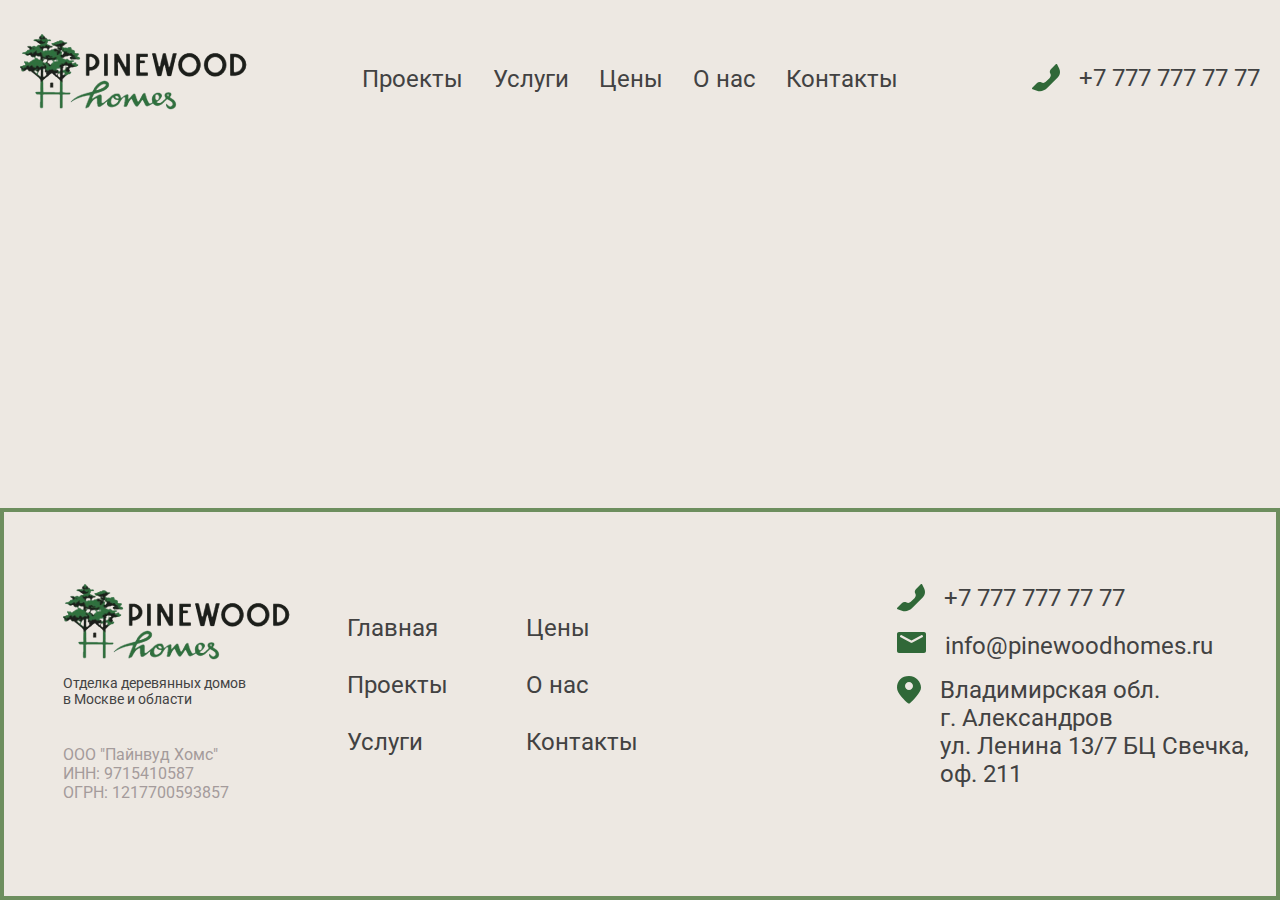
<file: 2index.html>
<!DOCTYPE html>
<html lang="en">
<head>
    <meta charset="UTF-8">
    <meta name="viewport" content="width=device-width, initial-scale=1.0">
    <title>Pine Wood</title>
    <link rel="stylesheet" href="./style/main.css">
    <link rel="preconnect" href="https://fonts.googleapis.com">
    <link rel="preconnect" href="https://fonts.gstatic.com" crossorigin>
    <link href="https://fonts.googleapis.com/css2?family=Bebas+Neue&family=Cabin&family=Comfortaa:wght@300&family=Inter:wght@400;500;600&family=Lato:ital@0;1&family=Montserrat:ital,wght@0,300;0,400;0,500;0,700;1,700&family=Nanum+Myeongjo&family=Nunito:wght@800&family=Prompt&family=Roboto:wght@400;500;700;900&family=Unna&family=Work+Sans:wght@100&display=swap" rel="stylesheet">
</head>
<body>
    <div class="wrapper">
        <header class="header">
            <div class="container">
                <div class="header_row">
                    <div class="header_content">
                        <div class="header_logo">
                            <img src="/assets/icons/image 18 1.png" alt="logo">
                        </div>
                        <div class="header_navbar">
                            <a href="#" class="header_link">Проекты</a>
                            <a href="#" class="header_link">Услуги</a>
                            <a href="#" class="header_link">Цены</a>
                            <a href="#" class="header_link">О нас</a>
                            <a href="#" class="header_link">Контакты</a>
                        </div>
                    </div>
                    <div class="header_info">
                        <div class="header_tel">
                            <div class="header_tel_icon">
                                <svg width="28" height="28" viewBox="0 0 28 28" fill="none" xmlns="http://www.w3.org/2000/svg">
                                    <path fill-rule="evenodd" clip-rule="evenodd" d="M13.7626 17.8662L17.7201 13.9088C18.813 12.8158 19.084 11.1461 18.3927 9.76353L18.1685 9.31507C17.4772 7.93255 17.7482 6.2628 18.8412 5.16981L23.7481 0.262951C24.0987 -0.0876503 24.6671 -0.0876503 25.0177 0.262951C25.0859 0.331183 25.1427 0.409968 25.1859 0.496275L27.1681 4.46074C28.6845 7.49361 28.0901 11.1566 25.6924 13.5543L14.9213 24.3254C12.3114 26.9353 8.45095 27.8466 4.94941 26.6794L0.614114 25.2343C0.143733 25.0775 -0.110479 24.5691 0.0463142 24.0987C0.0903883 23.9665 0.164642 23.8464 0.263194 23.7478L5.02366 18.9873C6.11665 17.8944 7.7864 17.6234 9.16892 18.3147L9.61738 18.5389C10.9999 19.2302 12.6697 18.9592 13.7626 17.8662Z" fill="#306838"/>
                                </svg>
                            </div>
                            <div class="header_tel_text">
                                <p>+7 777 777 77 77</p>
                            </div>
                        </div>
                        <div class="header_burger">
                            <svg width="28" height="18" viewBox="0 0 28 18" fill="none" xmlns="http://www.w3.org/2000/svg">
                                <path d="M0 1H28" stroke="#424242" stroke-width="2"/>
                                <path d="M0 9H28" stroke="#424242" stroke-width="2"/>
                                <path d="M0 17H16" stroke="#424242" stroke-width="2"/>
                            </svg>
                        </div>
                    </div>
                </div>
            </div>
        </header>
        <main class="main">

        </main>
        <footer class="footer">
            <div class="container">
                <div class="footer_row">
                    <div class="footer_content">
                        <div class="footer_logo">
                            <div>
                                <img src="/assets/icons/image 18 1.png" alt="logo">
                            </div>
                            <div class="footer_logo_text">
                                <div class="footer_logo_title">
                                    <p>Отделка деревянных домов <br>
                                        в Москве и области</p>
                                </div>
                                <div class="footer_logo_subtitle">
                                    <p>ООО "Пайнвуд Хомс"<br>
                                        ИНН: 9715410587 <br>
                                        ОГРН: 1217700593857</p>
                                </div>
                            </div>
                        </div>
                        <div class="footer_navbar">
                            <div class="footer_left">
                                <a href="#" class="footer_link">Главная</a>
                                <a href="#" class="footer_link">Проекты</a>
                                <a href="#" class="footer_link">Услуги</a>
                            </div>
                            <div class="footer_left">
                                <a href="#" class="footer_link">Цены</a>
                                <a href="#" class="footer_link">О нас</a>
                                <a href="#" class="footer_link">Контакты</a>
                            </div>
                        </div>
                    </div>
                    <div class="footer_contact">
                        <div class="header_tel_tel">
                            <div class="header_tel_icon">
                                <svg width="28" height="28" viewBox="0 0 28 28" fill="none" xmlns="http://www.w3.org/2000/svg">
                                    <path fill-rule="evenodd" clip-rule="evenodd" d="M13.7626 17.8662L17.7201 13.9088C18.813 12.8158 19.084 11.1461 18.3927 9.76353L18.1685 9.31507C17.4772 7.93255 17.7482 6.2628 18.8412 5.16981L23.7481 0.262951C24.0987 -0.0876503 24.6671 -0.0876503 25.0177 0.262951C25.0859 0.331183 25.1427 0.409968 25.1859 0.496275L27.1681 4.46074C28.6845 7.49361 28.0901 11.1566 25.6924 13.5543L14.9213 24.3254C12.3114 26.9353 8.45095 27.8466 4.94941 26.6794L0.614114 25.2343C0.143733 25.0775 -0.110479 24.5691 0.0463142 24.0987C0.0903883 23.9665 0.164642 23.8464 0.263194 23.7478L5.02366 18.9873C6.11665 17.8944 7.7864 17.6234 9.16892 18.3147L9.61738 18.5389C10.9999 19.2302 12.6697 18.9592 13.7626 17.8662Z" fill="#306838"/>
                                </svg>
                            </div>
                            <div class="header_tel_text">
                                <p>+7 777 777 77 77</p>
                            </div>
                        </div>
                        <div class="header_tel_tel">
                            <div class="header_tel_icon">
                                <svg width="29" height="21" viewBox="0 0 29 21" fill="none" xmlns="http://www.w3.org/2000/svg">
                                    <path fill-rule="evenodd" clip-rule="evenodd" d="M2 0C0.895431 0 0 0.89543 0 2V19C0 20.1046 0.89543 21 2 21H27C28.1046 21 29 20.1046 29 19V2C29 0.895431 28.1046 0 27 0H2ZM25.8576 3.63129C25.5461 3.04779 24.8246 2.82947 24.2461 3.14366L14.5 8.43717L4.75387 3.14366C4.17538 2.82947 3.45392 3.04779 3.14243 3.63129C2.83094 4.2148 3.04738 4.94254 3.62586 5.25673L13.936 10.8566C14.2881 11.0478 14.7119 11.0478 15.064 10.8566L25.3741 5.25673C25.9526 4.94254 26.1691 4.2148 25.8576 3.63129Z" fill="#306838"/>
                                </svg>
                            </div>
                            <div class="header_tel_text">
                                <p>info@pinewoodhomes.ru</p>
                            </div>
                        </div>
                        <div class="header_tel_tel">
                            <div class="header_tel_icon">
                                <svg width="24" height="28" viewBox="0 0 24 28" fill="none" xmlns="http://www.w3.org/2000/svg">
                                    <path fill-rule="evenodd" clip-rule="evenodd" d="M11.0469 27.2225C8.20737 24.8407 0 17.4557 0 11.6667C0 4.66667 4.8 0 12 0C19.2 0 24 5.83333 24 11.6667C24 16.5146 15.7117 24.5858 12.9115 27.1743C12.3838 27.6621 11.5976 27.6843 11.0469 27.2225ZM16 10C16 12.2091 14.2091 14 12 14C9.79086 14 8 12.2091 8 10C8 7.79086 9.79086 6 12 6C14.2091 6 16 7.79086 16 10Z" fill="#306838"/>
                                </svg>
                            </div>
                            <div class="header_tel_text">
                                <p>Владимирская обл. <br> 
                                    г. Александров <br>
                                    ул. Ленина 13/7 БЦ Свечка, <br> 
                                    оф. 211</p>
                            </div>
                        </div>
                    </div>
                </div>
            </div>
        </footer>
    </div>
</body>
</html>
</file>
<file: style/main.css>
* {
  margin: 0;
  padding: 0;
  box-sizing: border-box;
}

a {
  text-decoration: none;
  color-scheme: inherit;
}

button {
  cursor: pointer;
}

ol, ul, li {
  list-style: none;
}

html, body {
  height: 100%;
}

body {
  background-color: #EDE8E2;
}

.wrapper {
  width: 100%;
  height: 100%;
  display: flex;
  flex-direction: column;
  font-family: Roboto, sans-serif;
  font-style: normal;
  font-size: 14px;
  font-weight: normal;
  line-height: 120%;
}

.main {
  flex-wrap: wrap;
  flex: 1 1 auto;
}

.container {
  width: 100%;
  max-width: 1770px;
  margin: 0 auto;
  padding: 0 20px;
}

.header {
  position: relative;
}
.header_row {
  display: flex;
  align-items: center;
  justify-content: space-between;
  padding-top: 37px;
}
@media screen and (max-width: 1770px) {
  .header_row {
    padding-top: calc(
           16px + 21 * ((100vw - 32px) / 1450));
  }
}
.header_content {
  display: flex;
  align-items: center;
  justify-content: center;
  gap: 78px;
}
@media screen and (max-width: 1170px) {
  .header_content {
    gap: 15px;
  }
}
.header_link {
  font-weight: 400;
  font-size: 24px;
  line-height: 28px;
  color: #424242;
  transition: all 0.2s ease-in-out;
}
.header_link:hover {
  color: #8B9D83;
}
.header_navbar {
  display: flex;
  align-items: center;
  justify-content: center;
  gap: 60px;
}
@media screen and (max-width: 1280px) {
  .header_navbar {
    gap: 30px;
  }
}
@media screen and (max-width: 1100px) {
  .header_navbar {
    gap: 15px;
  }
}
@media screen and (max-width: 1030px) {
  .header_navbar {
    display: none;
  }
}
.header_tel {
  display: flex;
  gap: 19px;
}
.header_tel_tel {
  display: flex;
  gap: 19px;
}
.header_tel_tel_text {
  font-weight: 400;
  font-size: 24px;
  line-height: 28px;
  color: #424242;
}
.header_tel_text {
  font-weight: 400;
  font-size: 24px;
  line-height: 28px;
  color: #424242;
}
@media screen and (max-width: 1030px) {
  .header_tel {
    display: none;
  }
}
.header_burger {
  display: none;
}
@media screen and (max-width: 1030px) {
  .header_burger {
    display: block;
  }
}

.banner {
  position: relative;
  margin-top: 130px;
}
.banner_row {
  position: relative;
  display: flex;
  align-items: start;
  justify-content: space-between;
}
@media screen and (max-width: 1000px) {
  .banner_row {
    display: flex;
    align-items: center;
    justify-content: center;
    flex-direction: column;
  }
}
@media screen and (max-width: 1000px) {
  .banner_content {
    display: none;
  }
}
.banner_title {
  font-weight: 600;
  color: #424242;
  margin-bottom: 32px;
  font-size: 64px;
  line-height: 75px;
}
@media screen and (max-width: 1770px) {
  .banner_title {
    font-size: calc(
           24px + 40 * ((100vw - 32px) / 1450));
  }
}
@media screen and (max-width: 1770px) {
  .banner_title {
    line-height: calc(
           24px + 51 * ((100vw - 32px) / 1450));
  }
}
.banner_subtitle {
  font-weight: 400;
  color: #424242;
  margin-bottom: 134px;
  font-size: 28px;
  line-height: 33px;
}
@media screen and (max-width: 1770px) {
  .banner_subtitle {
    font-size: calc(
           18px + 10 * ((100vw - 32px) / 1450));
  }
}
@media screen and (max-width: 1770px) {
  .banner_subtitle {
    line-height: calc(
           21px + 12 * ((100vw - 32px) / 1450));
  }
}
@media screen and (max-width: 1600px) {
  .banner_subtitle {
    margin-bottom: 66px;
  }
}
.banner_marked {
  color: #8B9D83;
}
.banner_buttons {
  display: flex;
  align-items: center;
  justify-content: unset;
  gap: 64px;
}
@media screen and (max-width: 450px) {
  .banner_buttons {
    gap: 10px;
  }
}
@media screen and (max-width: 400px) {
  .banner_buttons {
    display: flex;
    align-items: start;
    justify-content: unset;
    flex-direction: column;
  }
}
.banner_button {
  display: flex;
  align-items: center;
  justify-content: center;
  width: 323px;
  height: 81px;
  background: #8B9D83;
  box-shadow: 3px 3px 20px rgba(85, 93, 36, 0.302), -4px -4px 20px #FFFFFF;
  border-radius: 78px;
  border: none;
  transition: all, 0.2s ease-in-out;
}
@media screen and (max-width: 780px) {
  .banner_button {
    width: 300px;
    height: 68px;
  }
}
.banner_button:hover {
  background-color: #6D8E5E;
}
.banner_button_text {
  font-weight: 400;
  line-height: 19px;
  color: #fff;
  font-size: 16px;
}
@media screen and (max-width: 1770px) {
  .banner_button_text {
    font-size: calc(
           12px + 4 * ((100vw - 32px) / 1450));
  }
}
.banner_button_social {
  width: 81px;
  border-radius: 50%;
}
@media screen and (max-width: 780px) {
  .banner_button_social {
    width: 68px;
    height: 68px;
  }
}
.banner_mobile {
  position: relative;
  display: none;
}
@media screen and (max-width: 1000px) {
  .banner_mobile {
    display: block;
  }
}
.banner_images {
  position: relative;
  display: flex;
  align-items: center;
  justify-content: center;
  gap: 32px;
}
@media screen and (max-width: 1000px) {
  .banner_images {
    margin-bottom: 120px;
  }
}
.banner_images_button {
  display: flex;
  align-items: center;
  justify-content: center;
  width: 82px;
  height: 82px;
  background-color: transparent;
  border: 3px solid #8B9D83;
  border-radius: 78px;
  transition: all, 0.2s ease-in-out;
}
@media screen and (max-width: 1555px) {
  .banner_images_button {
    margin: 30px;
    position: absolute;
    background-color: #EDE8E2;
    top: 25%;
    right: 0;
  }
}
@media screen and (max-width: 1240px) {
  .banner_images_button {
    top: 100%;
  }
}
@media screen and (max-width: 780px) {
  .banner_images_button {
    width: 68px;
    height: 68px;
  }
}
.banner_images_button:hover {
  border: 3px solid #6D8E5E;
}
.banner_image {
  position: relative;
}
@media screen and (max-width: 1300px) {
  .banner_image img {
    width: 100%;
    height: 100%;
  }
}
.banner_background {
  position: absolute;
  top: 10%;
  right: 25%;
  z-index: -1;
}
@media screen and (max-width: 1000px) {
  .banner_background {
    display: none;
  }
}
.banner_icon {
  border: none;
  background-color: transparent;
}

.footer {
  position: relative;
  margin-top: 38px;
  border: 4px solid #6D8E5E;
}
.footer_row {
  display: flex;
  align-items: start;
  justify-content: space-between;
  padding: 72px 7px 94px 39px;
}
@media screen and (max-width: 1000px) {
  .footer_row {
    padding: 72px 7px 54px 9px;
  }
}
@media screen and (max-width: 940px) {
  .footer_row {
    display: flex;
    align-items: center;
    justify-content: center;
    flex-direction: column;
    gap: 30px;
  }
}
@media screen and (max-width: 440px) {
  .footer_row {
    display: flex;
    align-items: start;
    justify-content: center;
    flex-direction: column;
    gap: 30px;
  }
}
.footer_content {
  display: flex;
  align-items: start;
  justify-content: unset;
  gap: 161px;
}
@media screen and (max-width: 1400px) {
  .footer_content {
    gap: 20px;
  }
}
@media screen and (max-width: 940px) {
  .footer_content {
    display: flex;
    align-items: center;
    justify-content: center;
    flex-direction: column;
    gap: 30px;
  }
}
@media screen and (max-width: 440px) {
  .footer_content {
    display: flex;
    align-items: start;
    justify-content: center;
    flex-direction: column;
    gap: 30px;
  }
}
.footer_logo_text {
  display: flex;
  align-items: start;
  justify-content: unset;
  flex-direction: column;
  gap: 38px;
}
.footer_logo_title {
  font-weight: 400;
  font-size: 14px;
  line-height: 16px;
  color: #424242;
}
.footer_logo_subtitle {
  font-weight: 400;
  font-size: 16px;
  line-height: 19px;
  color: #A49B9B;
}
.footer_contact {
  display: flex;
  flex-direction: column;
  gap: 16px;
}
.footer_navbar {
  display: flex;
  align-items: start;
  justify-content: unset;
  gap: 78px;
  padding-top: 30px;
}
@media screen and (max-width: 1230px) {
  .footer_navbar {
    gap: 20px;
  }
}
.footer_left {
  display: flex;
  align-items: start;
  justify-content: unset;
  gap: 29px;
  flex-direction: column;
}
.footer_link {
  font-weight: 400;
  font-size: 24px;
  line-height: 28px;
  color: #424242;
}

.info {
  margin-top: 200px;
}
.info_row {
  position: relative;
  display: flex;
  align-items: start;
  justify-content: start;
  flex-direction: column;
  gap: 130px;
  flex-wrap: wrap;
}
@media screen and (max-width: 800px) {
  .info_row {
    gap: 40px;
  }
}
.info_info {
  gap: 100px;
}
.info_content {
  display: flex;
  align-items: start;
  justify-content: unset;
  flex-direction: column;
  gap: 146px;
}
@media screen and (max-width: 1400px) {
  .info_content {
    gap: 80px;
  }
}
@media screen and (max-width: 1200px) {
  .info_content {
    flex-direction: row;
  }
}
@media screen and (max-width: 950px) {
  .info_content {
    flex-direction: column;
    gap: 40px;
  }
}
.info_content_top {
  display: flex;
  align-items: center;
  justify-content: center;
  gap: 57px;
}
@media screen and (max-width: 1430px) {
  .info_content_top {
    gap: 20px;
  }
}
@media screen and (max-width: 1200px) {
  .info_content_top {
    display: flex;
    align-items: start;
    justify-content: start;
    gap: 40px;
    flex-direction: column;
  }
}
.info_content_number {
  font-weight: 600;
  font-size: 70px;
  line-height: 82px;
  color: #8B9D83;
}
.info_content_title {
  font-weight: 400;
  font-size: 32px;
  line-height: 38px;
  color: #424242;
}
.info_content_subtitle {
  font-weight: 400;
  font-size: 18px;
  line-height: 21px;
  color: #424242;
}
.info_txt {
  display: flex;
  align-items: start;
  justify-content: unset;
  flex-direction: column;
  gap: 15px;
}
.info_panel {
  display: flex;
  align-items: start;
  justify-content: unset;
  gap: 57px;
}
.info_title {
  display: flex;
  align-items: start;
  justify-content: unset;
  gap: 289px;
  padding-right: 300px;
}
@media screen and (max-width: 1600px) {
  .info_title {
    gap: 60px;
    padding-right: 0;
  }
}
@media screen and (max-width: 1200px) {
  .info_title {
    flex-direction: column;
    gap: 20px;
    padding-right: 100px;
  }
}
.info_title_title {
  font-weight: 600;
  line-height: 56px;
  color: #424242;
  font-size: 48px;
}
@media screen and (max-width: 1770px) {
  .info_title_title {
    font-size: calc(
           24px + 24 * ((100vw - 32px) / 1450));
  }
}
.info_title_subtitle {
  font-weight: 400;
  line-height: 33px;
  color: #424242;
  font-size: 28px;
}
@media screen and (max-width: 1770px) {
  .info_title_subtitle {
    font-size: calc(
           16px + 12 * ((100vw - 32px) / 1450));
  }
}
.info_title_desc {
  gap: 40px;
  padding-right: 0;
}
.info_back {
  position: absolute;
  top: 50%;
  right: 0;
}

.project {
  margin-top: 300px;
}
.project_text {
  display: flex;
  align-items: start;
  justify-content: unset;
  gap: 50px;
}
.project_title {
  font-weight: 600;
  line-height: 56px;
  color: #424242;
  font-size: 48px;
  width: 100%;
}
@media screen and (max-width: 1770px) {
  .project_title {
    font-size: calc(
           24px + 24 * ((100vw - 32px) / 1450));
  }
}
.project_marked {
  color: #8B9D83;
}
.project_subtitle {
  font-weight: 400;
  line-height: 33px;
  color: #424242;
  font-size: 28px;
}
@media screen and (max-width: 1770px) {
  .project_subtitle {
    font-size: calc(
           16px + 12 * ((100vw - 32px) / 1450));
  }
}/*# sourceMappingURL=main.css.map */
</file>
